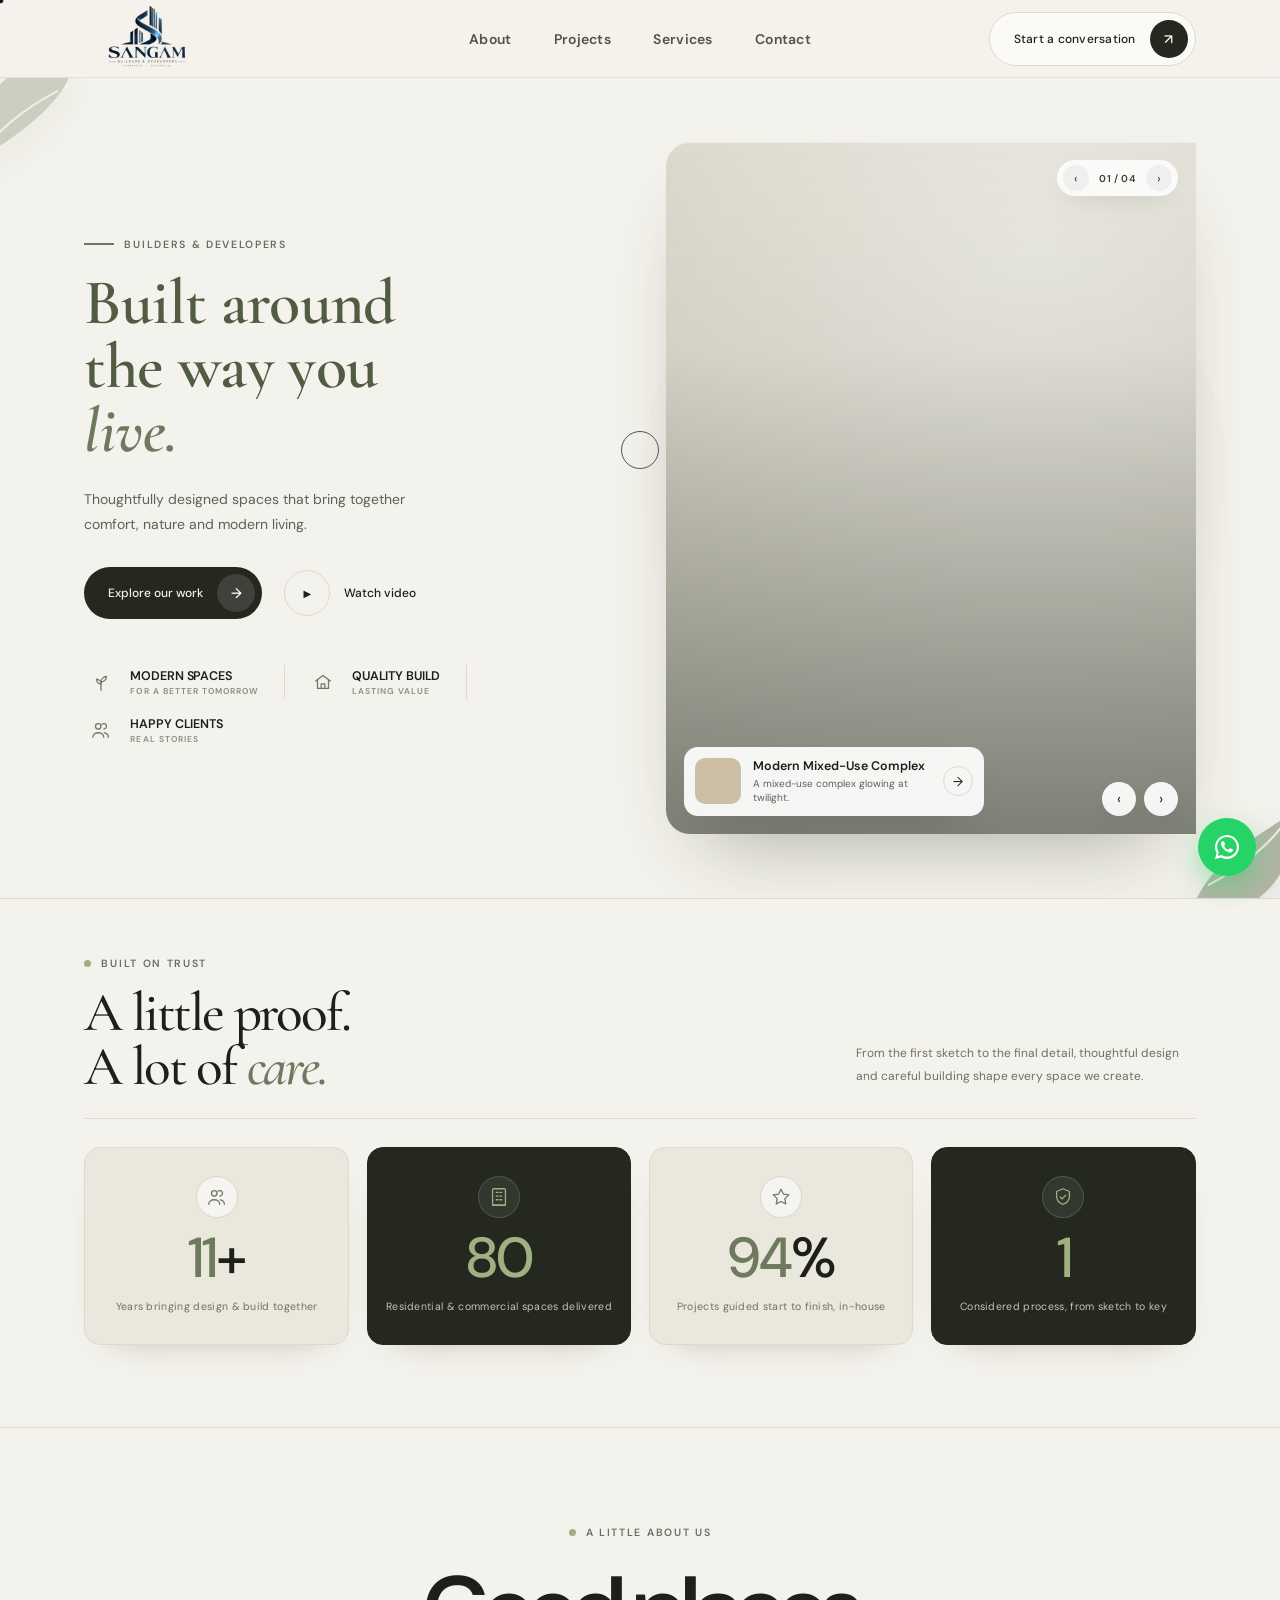
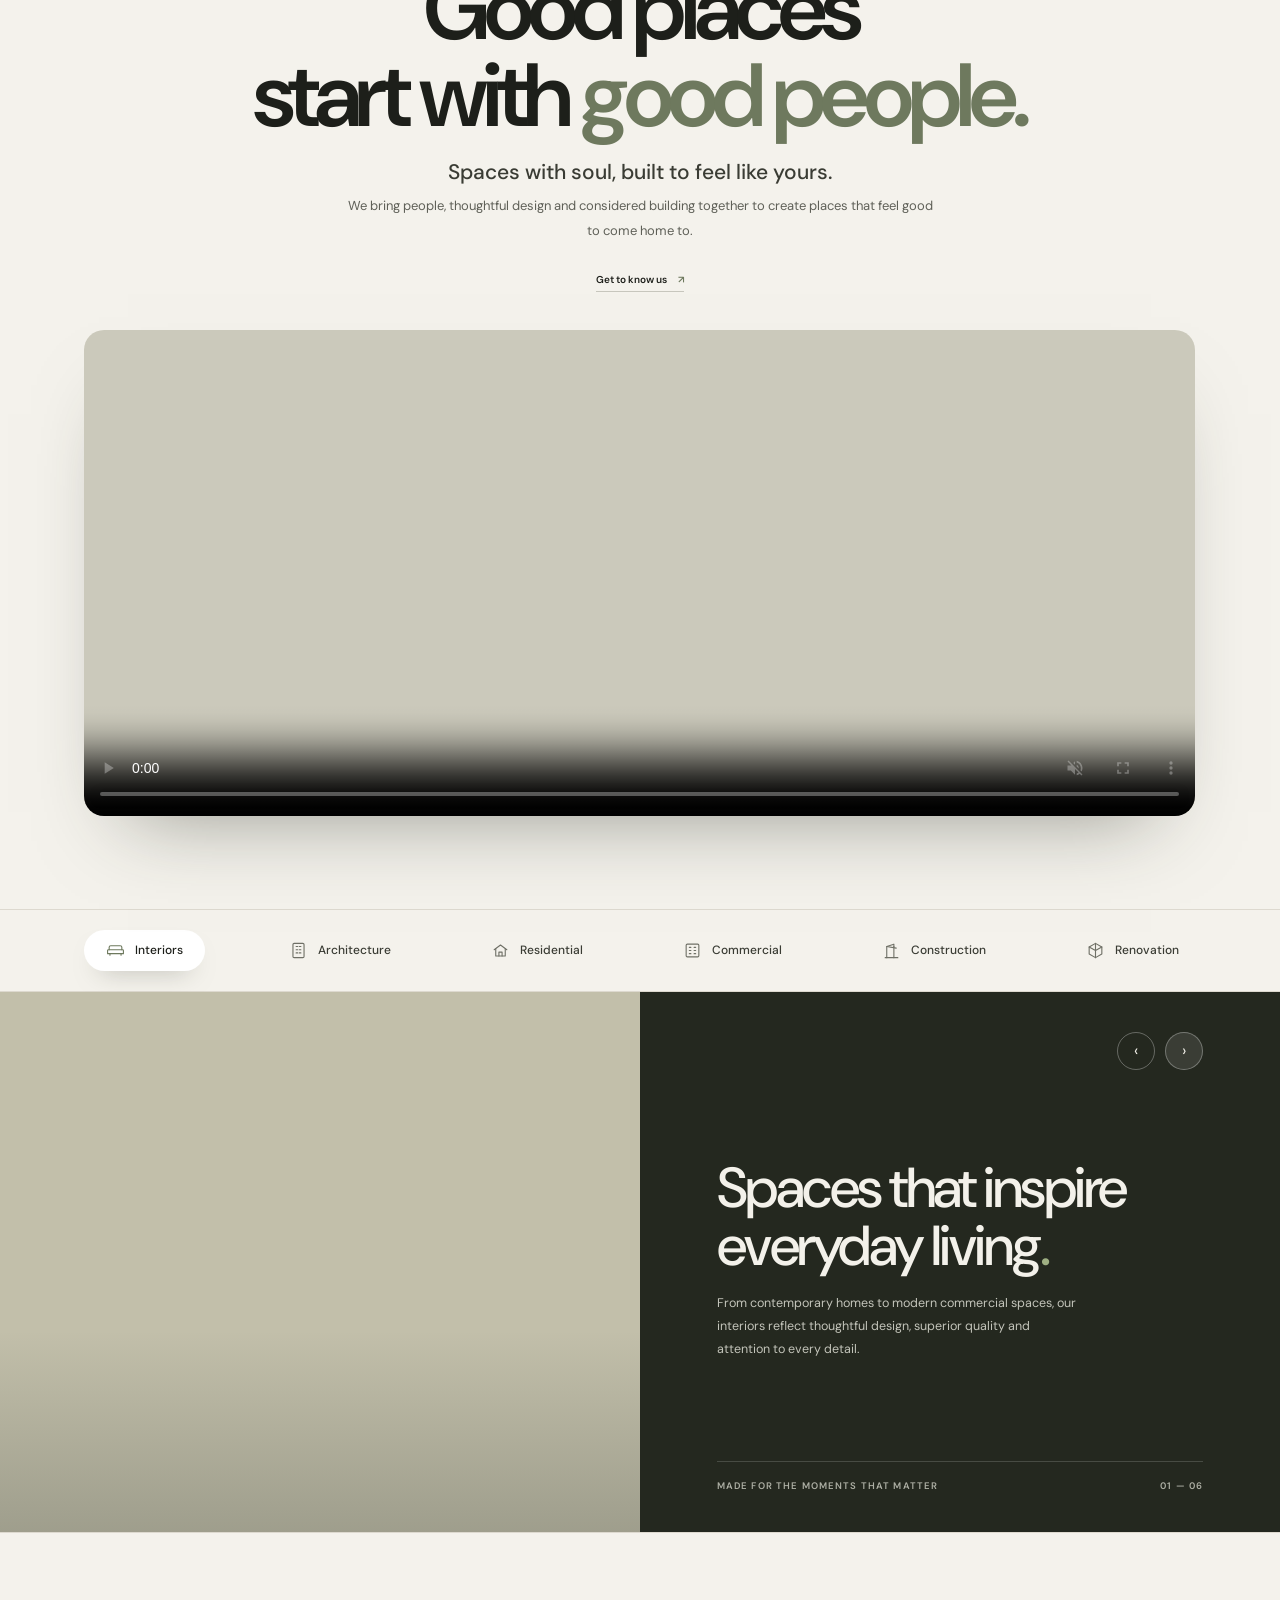
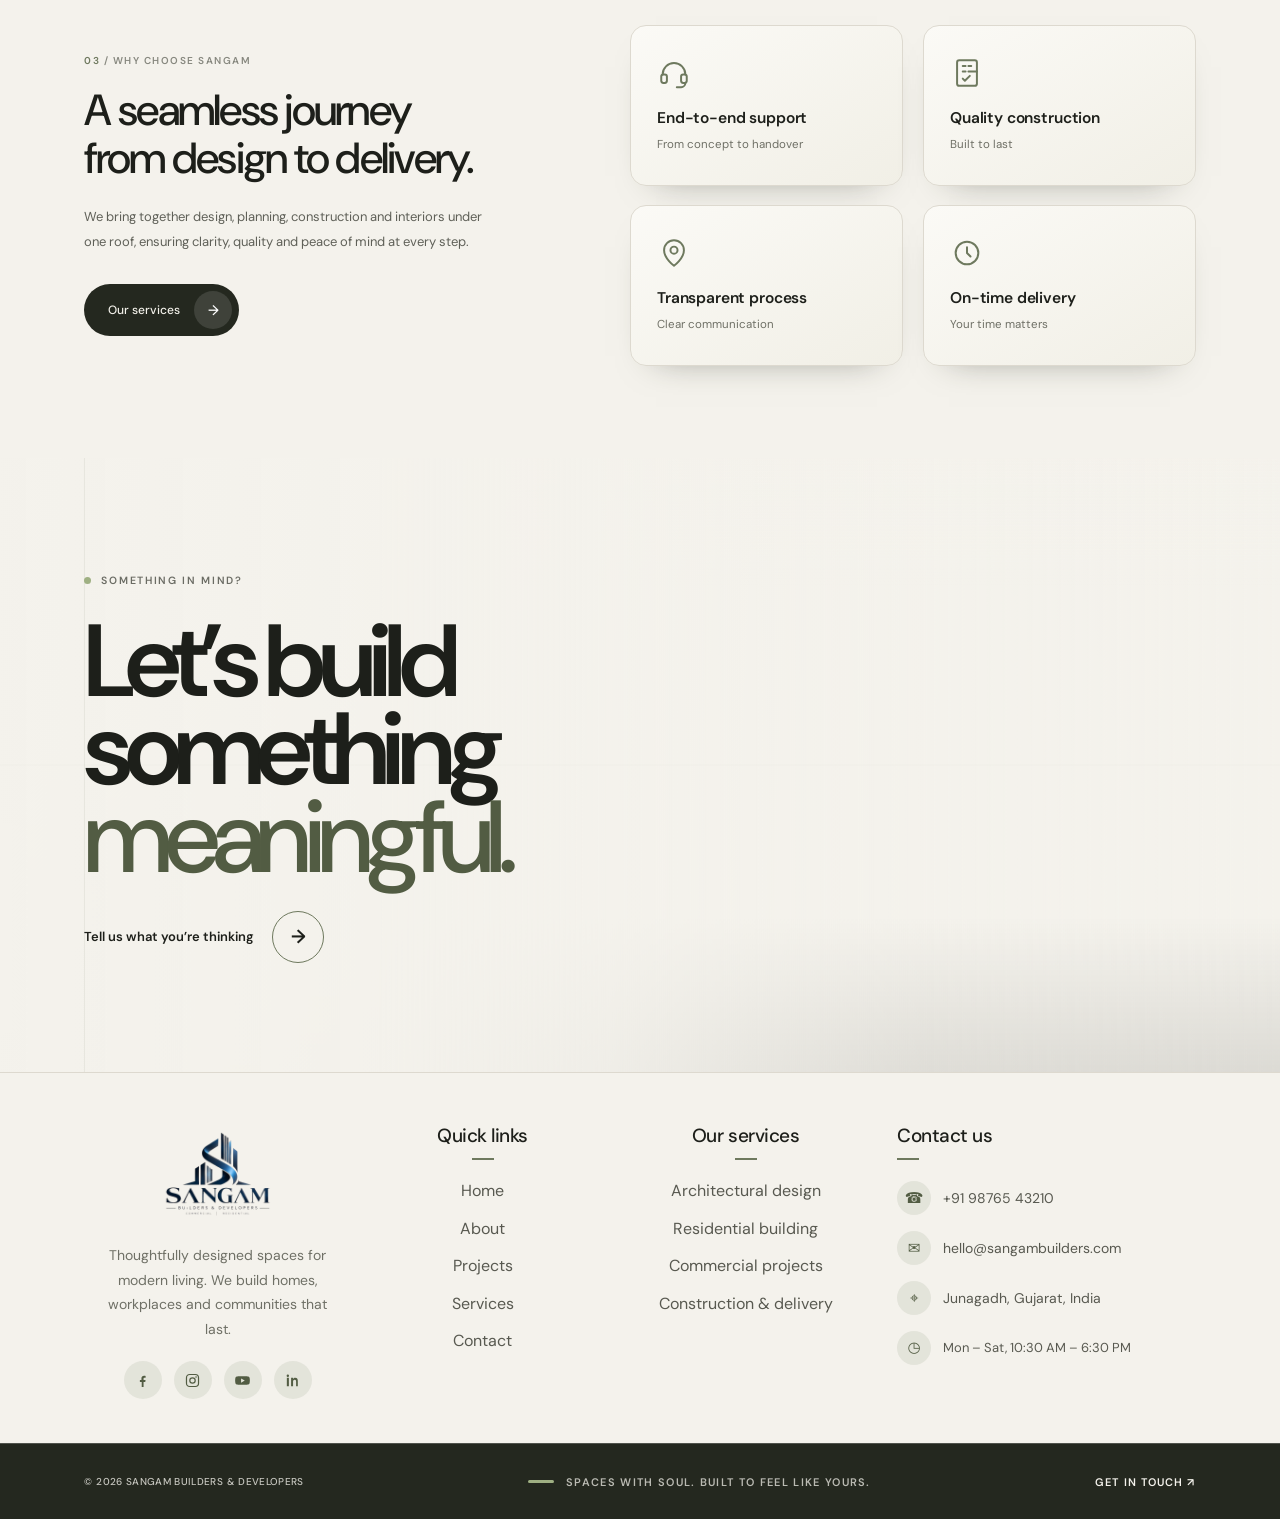
<file: public/index.html>
<!DOCTYPE html>
<html lang="en">
  <head>
    <meta charset="UTF-8" />
    <meta name="viewport" content="width=device-width, initial-scale=1.0" />
    <meta name="theme-color" content="#f4f2ec" />
    <meta
      name="description"
      content="Sangam Builders & Developers — thoughtful architecture, inspired spaces and considered construction, brought together in one 3D experience."
    />
    <title>Sangam Builders & Developers — Spaces for living</title>
    <link rel="preconnect" href="https://fonts.googleapis.com" />
    <link rel="preconnect" href="https://fonts.gstatic.com" crossorigin />
    <link
      href="https://fonts.googleapis.com/css2?family=Cormorant+Garamond:ital,wght@0,400;0,500;0,600;1,500&family=DM+Sans:wght@400;500;600;700&display=swap"
      rel="stylesheet"
    />
    <link rel="stylesheet" href="./styles.css" />

    <script src="./script.js" defer></script>
  </head>
  <body>
    <a class="skip-link" href="#main">Skip to content</a>
    <div class="scroll-progress" aria-hidden="true"></div>

    <header class="header">
      <a class="brand" href="./index.html" aria-label="Sangam Builders & Developers home">
        <img class="brand__logo" src="./img/Sangam_Builders_Luxury_Wall_Sign-removebg-preview.png" alt="Sangam Builders & Developers" />
      </a>
      <button class="menu-toggle" type="button" aria-expanded="false" aria-controls="primary-nav" aria-label="Open navigation">
        <span></span><span></span>
      </button>
      <nav class="nav" id="primary-nav" aria-label="Main navigation">
        <a href="./about.html">About</a>
        <a href="./projects.html">Projects</a>
        <a href="./services.html">Services</a>
        <a href="./contact.html">Contact</a>
      </nav>
      <a class="header__cta pill-btn pill-btn--light" href="./contact.html" data-magnetic="0.25">
        <span>Start a conversation</span>
        <span class="pill-btn__ico" aria-hidden="true">↗</span>
      </a>
    </header>

    <main id="main">
      <!-- ============== HERO : editorial residence ============== -->
      <section class="hero" id="home" aria-labelledby="hero-title">
        <span class="hero__orb" aria-hidden="true"></span>
        <span class="hero__leaf hero__leaf--tl" aria-hidden="true">
          <svg viewBox="0 0 120 120" fill="currentColor"><path d="M12 108C8 72 24 36 60 18c18-9 40-11 48-6-2 10-10 28-24 42C66 74 38 92 12 108Z" opacity=".9"/><path d="M14 106C34 78 58 58 92 40" stroke="#e9e6db" stroke-width="2" fill="none"/></svg>
        </span>
        <span class="hero__leaf hero__leaf--br" aria-hidden="true">
          <svg viewBox="0 0 120 120" fill="currentColor"><path d="M108 12C112 48 96 84 60 102c-18 9-40 11-48 6 2-10 10-28 24-42C54 46 82 28 108 12Z" opacity=".9"/><path d="M106 14C86 42 62 62 28 80" stroke="#e9e6db" stroke-width="2" fill="none"/></svg>
        </span>

        <div class="hero__copy">
          <span class="eyebrow eyebrow--line"><span class="eyebrow__line"></span> Builders &amp; developers</span>
          <h1 id="hero-title">
            <span class="reveal-line"><span class="reveal-word" style="--d:120ms">Built</span> <span class="reveal-word" style="--d:200ms">around</span></span>
            <span class="reveal-line"><span class="reveal-word" style="--d:300ms">the</span> <span class="reveal-word" style="--d:380ms">way</span> <span class="reveal-word" style="--d:460ms">you</span></span>
            <span class="reveal-line"><em class="reveal-word" style="--d:560ms">live.</em></span>
          </h1>
          <p class="hero__lede">Thoughtfully designed spaces that bring together<br />comfort, nature and modern living.</p>
          <div class="hero__actions">
            <a class="pill-btn pill-btn--dark" href="./projects.html" data-magnetic="0.2">
              <span>Explore our work</span>
              <span class="pill-btn__ico" aria-hidden="true">→</span>
            </a>
            <a class="watch-link" href="#story">
              <span class="watch-link__play" aria-hidden="true">▶</span>
              <span class="watch-link__text">Watch video</span>
            </a>
          </div>

          <ul class="hero__trust" aria-label="Why clients choose Sangam">
            <li class="trust-feature">
              <span class="trust-feature__icon" aria-hidden="true">
                <svg viewBox="0 0 24 24" fill="none" stroke="currentColor" stroke-width="1.4" stroke-linecap="round" stroke-linejoin="round"><path d="M12 21v-9"/><path d="M12 12c0-3.3 2.7-6 6-6 0 3.3-2.7 6-6 6Z"/><path d="M12 14c0-2.8-2.2-5-5-5 0 2.8 2.2 5 5 5Z"/></svg>
              </span>
              <span class="trust-feature__text">
                <strong>Modern Spaces</strong>
                For a better tomorrow
              </span>
            </li>
            <li class="trust-feature">
              <span class="trust-feature__icon" aria-hidden="true">
                <svg viewBox="0 0 24 24" fill="none" stroke="currentColor" stroke-width="1.4" stroke-linecap="round" stroke-linejoin="round"><path d="M4 11l8-6 8 6"/><path d="M6 10v9h12v-9"/><path d="M10 19v-5h4v5"/></svg>
              </span>
              <span class="trust-feature__text">
                <strong>Quality Build</strong>
                Lasting value
              </span>
            </li>
            <li class="trust-feature">
              <span class="trust-feature__icon" aria-hidden="true">
                <svg viewBox="0 0 24 24" fill="none" stroke="currentColor" stroke-width="1.4" stroke-linecap="round" stroke-linejoin="round"><circle cx="9" cy="8" r="3"/><path d="M15 11a3 3 0 1 0-1.8-5.4"/><path d="M3 20c0-3 2.7-5 6-5s6 2 6 5"/><path d="M15.5 15.2c2.5.4 4.5 2.3 4.5 4.8"/></svg>
              </span>
              <span class="trust-feature__text">
                <strong>Happy Clients</strong>
                Real stories
              </span>
            </li>
          </ul>
        </div>

        <div class="hero-stage hero-stage--static" id="hero-stage" aria-roledescription="carousel" aria-label="Featured spaces by Sangam">
          <div class="stage-slides" aria-live="polite">
            <div class="stage-slide is-active" role="group" aria-roledescription="slide" aria-label="Modern Mixed-Use Complex at Twilight"
              data-title="Modern Mixed-Use Complex" data-sub="A mixed-use complex glowing at twilight."
              style="background-image:url('https://images.unsplash.com/photo-1600607687939-ce8a6c25118c?auto=format&amp;fit=crop&amp;w=1600&amp;q=80')"></div>
            <div class="stage-slide" role="group" aria-roledescription="slide" aria-label="Courtyard Villa"
              data-title="Courtyard Villa" data-sub="Open, light-filled spaces for family life."
              style="background-image:url('https://images.unsplash.com/photo-1600585154340-be6161a56a0c?auto=format&amp;fit=crop&amp;w=1600&amp;q=80')"></div>
            <div class="stage-slide" role="group" aria-roledescription="slide" aria-label="Garden Residence"
              data-title="Garden Residence" data-sub="Where architecture meets greenery."
              style="background-image:url('https://images.unsplash.com/photo-1512917774080-9991f1c4c750?auto=format&amp;fit=crop&amp;w=1600&amp;q=80')"></div>
            <div class="stage-slide" role="group" aria-roledescription="slide" aria-label="Urban Retreat"
              data-title="Urban Retreat" data-sub="Calm, considered interiors in the city."
              style="background-image:url('https://images.unsplash.com/photo-1600047509807-ba8f99d2cdde?auto=format&amp;fit=crop&amp;w=1600&amp;q=80')"></div>
          </div>
          <div class="stage-shade" aria-hidden="true"></div>

          <div class="stage-overlay">
            <div class="stage-badge">
              <button type="button" class="stage-badge__btn" data-dir="prev" aria-label="Previous slide">‹</button>
              <span class="stage-badge__count" id="stage-count">01 / 04</span>
              <button type="button" class="stage-badge__btn" data-dir="next" aria-label="Next slide">›</button>
            </div>

            <div class="stage-card">
              <span class="stage-card__thumb" id="stage-thumb"></span>
              <span class="stage-card__text">
                <strong id="stage-title">Modern Mixed-Use Complex</strong>
                <span id="stage-sub">A mixed-use complex glowing at twilight.</span>
              </span>
              <button type="button" class="stage-card__arrow" data-dir="next" aria-label="Next slide">→</button>
            </div>

            <div class="stage-nav">
              <button type="button" class="stage-nav__btn" data-dir="prev" aria-label="Previous slide">‹</button>
              <button type="button" class="stage-nav__btn" data-dir="next" aria-label="Next slide">›</button>
            </div>
          </div>
        </div>
      </section>

      <!-- ============== STATS : animated counters ============== -->
      <section class="stats" aria-label="Sangam at a glance">
        <header class="stats__intro">
          <div class="stats__heading">
            <span class="eyebrow"><span class="live-dot"></span> Built on trust</span>
            <h2>A little proof.<br />A lot of <em>care.</em></h2>
          </div>
          <p>From the first sketch to the final detail, thoughtful design and careful building shape every space we create.</p>
        </header>
        <div class="stat reveal">
          <span class="stat__icon" aria-hidden="true">
            <svg viewBox="0 0 24 24" fill="none" stroke="currentColor" stroke-width="1.4" stroke-linecap="round" stroke-linejoin="round"><circle cx="9" cy="8" r="3"/><path d="M15 11a3 3 0 1 0-1.8-5.4"/><path d="M3 20c0-3 2.7-5 6-5s6 2 6 5"/><path d="M15.5 15.2c2.5.4 4.5 2.3 4.5 4.8"/></svg>
          </span>
          <div class="stat__num"><span data-count="12" data-decimals="0">0</span>+</div>
          <div class="stat__label">Years bringing design &amp; build together</div>
        </div>
        <div class="stat reveal" style="--delay:90ms">
          <span class="stat__icon" aria-hidden="true">
            <svg viewBox="0 0 24 24" fill="none" stroke="currentColor" stroke-width="1.4" stroke-linecap="round" stroke-linejoin="round"><rect x="5" y="3" width="14" height="18" rx="1.5"/><path d="M9 7h2M13 7h2M9 11h2M13 11h2M9 15h2M13 15h2"/><path d="M5 21h14"/></svg>
          </span>
          <div class="stat__num"><span data-count="85" data-decimals="0">0</span></div>
          <div class="stat__label">Residential &amp; commercial spaces delivered</div>
        </div>
        <div class="stat reveal" style="--delay:180ms">
          <span class="stat__icon" aria-hidden="true">
            <svg viewBox="0 0 24 24" fill="none" stroke="currentColor" stroke-width="1.4" stroke-linecap="round" stroke-linejoin="round"><path d="M12 3.5l2.6 5.3 5.9.9-4.3 4.1 1 5.8-5.2-2.7-5.2 2.7 1-5.8L3.5 9.7l5.9-.9z"/></svg>
          </span>
          <div class="stat__num"><span data-count="100" data-decimals="0">0</span>%</div>
          <div class="stat__label">Projects guided start to finish, in-house</div>
        </div>
        <div class="stat reveal" style="--delay:270ms">
          <span class="stat__icon" aria-hidden="true">
            <svg viewBox="0 0 24 24" fill="none" stroke="currentColor" stroke-width="1.4" stroke-linecap="round" stroke-linejoin="round"><path d="M12 3l7 3v5c0 4.4-3 7.7-7 9-4-1.3-7-4.6-7-9V6z"/><path d="M9 12l2 2 4-4"/></svg>
          </span>
          <div class="stat__num"><span data-count="1" data-decimals="0">0</span></div>
          <div class="stat__label">Considered process, from sketch to key</div>
        </div>
      </section>

      <!-- ============== OUR STORY ============== -->
      <section class="story" id="story">
        <div class="story__text">
          <span class="eyebrow reveal"><span class="live-dot"></span> A little about us</span>
          <h2 class="reveal" style="--delay:80ms">Good places<br />start with <span>good people.</span></h2>
          <p class="story__subtitle reveal" style="--delay:140ms">Spaces with soul, built to feel like yours.</p>
          <p class="story__description reveal" style="--delay:200ms">We bring people, thoughtful design and considered building together to create places that feel good to come home to.</p>
          <a class="text-link reveal" style="--delay:260ms" href="./about.html">Get to know us <span aria-hidden="true">↗</span></a>
        </div>
        <video class="story__media story__video reveal-scale" data-tilt="3" controls muted loop playsinline preload="metadata" poster="https://images.unsplash.com/photo-1600566753086-00f18fb6b3ea?auto=format&amp;fit=crop&amp;w=1800&amp;q=85" aria-label="A look at considered modern living spaces">
          <source src="./img/kling_20261009_VIDEO_Take_the_r_5317_0.mp4" type="video/mp4" />
          Your browser does not support the video element.
        </video>
      </section>

      <!-- ============== CATEGORY TABS ============== -->
      <div class="cats" role="tablist" aria-label="What we do">
        <button type="button" class="cat cat--active" role="tab" aria-selected="true" aria-controls="projects"
          data-cat="interiors"
          data-img="https://images.unsplash.com/photo-1600566753086-00f18fb6b3ea?auto=format&amp;fit=crop&amp;w=1500&amp;q=85"
          data-title="Spaces that inspire everyday living"
          data-desc="From contemporary homes to modern commercial spaces, our interiors reflect thoughtful design, superior quality and attention to every detail."
          data-alt="Sunlit contemporary interior with open kitchen and living space">
          <svg viewBox="0 0 24 24" fill="none" stroke="currentColor" stroke-width="1.4" stroke-linecap="round" stroke-linejoin="round"><path d="M4 11V8a2 2 0 0 1 2-2h12a2 2 0 0 1 2 2v3"/><path d="M3 11h18a1 1 0 0 1 1 1v4H2v-4a1 1 0 0 1 1-1z"/><path d="M5 16v2M19 16v2"/></svg>
          Interiors
        </button>
        <button type="button" class="cat" role="tab" aria-selected="false" aria-controls="projects"
          data-cat="architecture"
          data-img="https://images.unsplash.com/photo-1487958449943-2429e8be8625?auto=format&amp;fit=crop&amp;w=1500&amp;q=85"
          data-title="Architecture with a sense of place"
          data-desc="Considered forms, honest materials and light-filled volumes, designed around how people really live and work."
          data-alt="Modern architectural facade with clean lines">
          <svg viewBox="0 0 24 24" fill="none" stroke="currentColor" stroke-width="1.4" stroke-linecap="round" stroke-linejoin="round"><rect x="5" y="3" width="14" height="18" rx="1.5"/><path d="M9 7h2M13 7h2M9 11h2M13 11h2M9 15h2M13 15h2"/></svg>
          Architecture
        </button>
        <button type="button" class="cat" role="tab" aria-selected="false" aria-controls="projects"
          data-cat="residential"
          data-img="https://images.unsplash.com/photo-1600585154340-be6161a56a0c?auto=format&amp;fit=crop&amp;w=1500&amp;q=85"
          data-title="Homes made to feel like yours"
          data-desc="Warm, functional family homes, planned around comfort, natural light and everyday ease of living."
          data-alt="Modern residential house exterior at dusk">
          <svg viewBox="0 0 24 24" fill="none" stroke="currentColor" stroke-width="1.4" stroke-linecap="round" stroke-linejoin="round"><path d="M4 11l8-6 8 6"/><path d="M6 10v9h12v-9"/><path d="M10 19v-5h4v5"/></svg>
          Residential
        </button>
        <button type="button" class="cat" role="tab" aria-selected="false" aria-controls="projects"
          data-cat="commercial"
          data-img="./img/alpha-one-day.jpg"
          data-title="Commercial spaces that perform"
          data-desc="High-visibility retail and office developments like Alpha One Business Centre, built for footfall, flexibility and lasting value."
          data-alt="Alpha One Business Centre commercial development">
          <svg viewBox="0 0 24 24" fill="none" stroke="currentColor" stroke-width="1.4" stroke-linecap="round" stroke-linejoin="round"><rect x="4" y="4" width="16" height="16" rx="1.5"/><path d="M8 8h2M14 8h2M8 12h2M14 12h2M8 16h2M14 16h2"/></svg>
          Commercial
        </button>
        <button type="button" class="cat" role="tab" aria-selected="false" aria-controls="projects"
          data-cat="construction"
          data-img="https://images.unsplash.com/photo-1504307651254-35680f356dfd?auto=format&amp;fit=crop&amp;w=1500&amp;q=85"
          data-title="Built with precision and care"
          data-desc="Earthquake-resistant RCC structures and quality execution, delivered on time with clear communication at every stage."
          data-alt="Building under construction with structural frame">
          <svg viewBox="0 0 24 24" fill="none" stroke="currentColor" stroke-width="1.4" stroke-linecap="round" stroke-linejoin="round"><path d="M4 21h16"/><path d="M6 21V7l9-3v3"/><path d="M6 7l12 2"/><path d="M15 7v14"/></svg>
          Construction
        </button>
        <button type="button" class="cat" role="tab" aria-selected="false" aria-controls="projects"
          data-cat="renovation"
          data-img="https://images.unsplash.com/photo-1618220179428-22790b461013?auto=format&amp;fit=crop&amp;w=1500&amp;q=85"
          data-title="Renewed for the way you live now"
          data-desc="Thoughtful remodels that refresh tired spaces, improve flow and bring new life to existing buildings."
          data-alt="Freshly renovated contemporary interior">
          <svg viewBox="0 0 24 24" fill="none" stroke="currentColor" stroke-width="1.4" stroke-linecap="round" stroke-linejoin="round"><path d="M12 3l8 4.5v9L12 21l-8-4.5v-9z"/><path d="M12 3v18M4 7.5l8 4.5 8-4.5"/></svg>
          Renovation
        </button>
      </div>

      <!-- ============== PROJECTS : parallax dark showcase ============== -->
      <section class="project" id="projects" aria-labelledby="project-heading">
        <div class="project__media">
          <div class="project__image" id="project-image" data-parallax="0.1" role="img" aria-label="Sunlit contemporary interior with open kitchen and living space"></div>
        </div>
        <div class="project__body">
          <div class="project__top">
            <div class="section-index section-index--light reveal"><span>02</span> / OUR PROJECTS</div>
            <div class="project__nav">
              <button type="button" class="project__nav-btn" id="project-prev" aria-label="Previous category">‹</button>
              <button type="button" class="project__nav-btn" id="project-next" aria-label="Next category">›</button>
            </div>
          </div>
          <div class="project__copy reveal" style="--delay:100ms">
            <h2 id="project-heading">Spaces that inspire everyday living<span class="period">.</span></h2>
            <p class="project__description" id="project-description">From contemporary homes to modern commercial spaces, our interiors reflect thoughtful design, superior quality and attention to every detail.</p>
          </div>
          <div class="project__foot"><span>MADE FOR THE MOMENTS THAT MATTER</span><span id="project-counter">01 — 06</span></div>
        </div>
      </section>

      <!-- ============== WHY CHOOSE SANGAM ============== -->
      <section class="why" id="why">
        <div class="why__intro">
          <div class="section-index reveal"><span>03</span> / WHY CHOOSE SANGAM</div>
          <h2 class="reveal">A seamless journey<br />from design to delivery.</h2>
          <p class="reveal" style="--delay:80ms">We bring together design, planning, construction and interiors under one roof, ensuring clarity, quality and peace of mind at every step.</p>
          <a class="pill-btn pill-btn--dark reveal" style="--delay:150ms" href="./services.html" data-magnetic="0.2">
            <span>Our services</span>
            <span class="pill-btn__ico" aria-hidden="true">→</span>
          </a>
        </div>
        <div class="why__grid">
          <article class="why-card reveal" data-tilt="8" style="--delay:60ms">
            <span class="why-card__icon" aria-hidden="true">
              <svg viewBox="0 0 24 24" fill="none" stroke="currentColor" stroke-width="1.4" stroke-linecap="round" stroke-linejoin="round"><path d="M4 13a8 8 0 0 1 16 0"/><rect x="3" y="13" width="4" height="6" rx="1.5"/><rect x="17" y="13" width="4" height="6" rx="1.5"/><path d="M20 19a3 3 0 0 1-3 3h-3"/></svg>
            </span>
            <h3>End-to-end support</h3>
            <p>From concept to handover</p>
          </article>
          <article class="why-card reveal" data-tilt="8" style="--delay:120ms">
            <span class="why-card__icon" aria-hidden="true">
              <svg viewBox="0 0 24 24" fill="none" stroke="currentColor" stroke-width="1.4" stroke-linecap="round" stroke-linejoin="round"><rect x="5" y="3" width="14" height="18" rx="1.5"/><path d="M9 7h2M13 7h2M9 11h2M13 11h6"/><path d="M9 16l1.5 1.5L14 14"/></svg>
            </span>
            <h3>Quality construction</h3>
            <p>Built to last</p>
          </article>
          <article class="why-card reveal" data-tilt="8" style="--delay:180ms">
            <span class="why-card__icon" aria-hidden="true">
              <svg viewBox="0 0 24 24" fill="none" stroke="currentColor" stroke-width="1.4" stroke-linecap="round" stroke-linejoin="round"><path d="M12 21s7-5.2 7-11a7 7 0 0 0-14 0c0 5.8 7 11 7 11z"/><circle cx="12" cy="10" r="2.5"/></svg>
            </span>
            <h3>Transparent process</h3>
            <p>Clear communication</p>
          </article>
          <article class="why-card reveal" data-tilt="8" style="--delay:240ms">
            <span class="why-card__icon" aria-hidden="true">
              <svg viewBox="0 0 24 24" fill="none" stroke="currentColor" stroke-width="1.4" stroke-linecap="round" stroke-linejoin="round"><circle cx="12" cy="12" r="8"/><path d="M12 8v4l2.5 2.5"/></svg>
            </span>
            <h3>On-time delivery</h3>
            <p>Your time matters</p>
          </article>
        </div>
      </section>

      <!-- ============== CONTACT + FOOTER ============== -->
      <section class="contact" id="contact">
        <div class="contact__main reveal">
          <span class="eyebrow"><span class="live-dot"></span> Something in mind?</span>
          <h2>Let’s build<br />something<br /><em>meaningful.</em></h2>
          <a class="contact__link" href="mailto:hello@sangambuilders.com?subject=Let%27s%20talk%20about%20a%20project" data-magnetic="0.2">
            <span>Tell us what you’re thinking</span><span class="arrow-icon" aria-hidden="true">→</span>
          </a>
        </div>
      </section>
    </main>
    <footer class="site-footer site-footer--redesign">
      <div class="site-footer__main">
        <div class="site-footer__brand-column">
          <a class="footer__brand" href="./index.html" aria-label="Sangam Builders & Developers home">
            <img class="footer__logo" src="./img/Sangam_Builders_Luxury_Wall_Sign-removebg-preview.png" alt="" />
          </a>
          <p>Thoughtfully designed spaces for modern living. We build homes, workplaces and communities that last.</p>
          <ul class="site-footer__social" aria-label="Social media">
            <li>
              <a href="#" aria-label="Facebook">
                <svg viewBox="0 0 24 24" width="17" height="17" fill="currentColor" aria-hidden="true"><path d="M13.5 21v-7h2.4l.4-2.8h-2.8V9.4c0-.8.2-1.4 1.4-1.4h1.5V5.5c-.3 0-1.2-.1-2.2-.1-2.2 0-3.7 1.3-3.7 3.8v2H8.3V14h2.6v7h2.6z"/></svg>
              </a>
            </li>
            <li>
              <a href="#" aria-label="Instagram">
                <svg viewBox="0 0 24 24" width="17" height="17" fill="none" stroke="currentColor" stroke-width="1.7" aria-hidden="true"><rect x="3.5" y="3.5" width="17" height="17" rx="4.5"/><circle cx="12" cy="12" r="3.8"/><circle cx="17" cy="7" r="1.1" fill="currentColor" stroke="none"/></svg>
              </a>
            </li>
            <li>
              <a href="#" aria-label="YouTube">
                <svg viewBox="0 0 24 24" width="17" height="17" fill="currentColor" aria-hidden="true"><path d="M22 8.2a2.6 2.6 0 0 0-1.8-1.8C18.6 6 12 6 12 6s-6.6 0-8.2.4A2.6 2.6 0 0 0 2 8.2 27 27 0 0 0 1.6 12 27 27 0 0 0 2 15.8a2.6 2.6 0 0 0 1.8 1.8C5.4 18 12 18 12 18s6.6 0 8.2-.4a2.6 2.6 0 0 0 1.8-1.8A27 27 0 0 0 22.4 12 27 27 0 0 0 22 8.2zM10 15V9l5.2 3L10 15z"/></svg>
              </a>
            </li>
            <li>
              <a href="#" aria-label="LinkedIn">
                <svg viewBox="0 0 24 24" width="17" height="17" fill="currentColor" aria-hidden="true"><path d="M6.9 8.2H4V20h2.9V8.2zM5.4 3.5a1.7 1.7 0 1 0 0 3.4 1.7 1.7 0 0 0 0-3.4zM20 20h-2.9v-5.9c0-1.4 0-3.2-2-3.2s-2.3 1.5-2.3 3.1V20H10V8.2h2.8v1.6h.1c.4-.7 1.3-1.6 2.9-1.6 3.1 0 3.7 2 3.7 4.7V20z"/></svg>
              </a>
            </li>
          </ul>
        </div>
        <nav class="site-footer__column" aria-label="Quick links">
          <h2>Quick links</h2>
          <a href="./index.html">Home <span aria-hidden="true">↗</span></a>
          <a href="./about.html">About <span aria-hidden="true">↗</span></a>
          <a href="./projects.html">Projects <span aria-hidden="true">↗</span></a>
          <a href="./services.html">Services <span aria-hidden="true">↗</span></a>
          <a href="./contact.html">Contact <span aria-hidden="true">↗</span></a>
        </nav>
        <nav class="site-footer__column" aria-label="Our services">
          <h2>Our services</h2>
          <a href="./services.html">Architectural design <span aria-hidden="true">↗</span></a>
          <a href="./services.html">Residential building <span aria-hidden="true">↗</span></a>
          <a href="./services.html">Commercial projects <span aria-hidden="true">↗</span></a>
          <a href="./services.html">Construction &amp; delivery <span aria-hidden="true">↗</span></a>
        </nav>
        <div class="site-footer__column site-footer__contact">
          <h2>Contact us</h2>
          <a href="tel:+919876543210"><span class="site-footer__contact-icon" aria-hidden="true">☎</span><span>+91 98765 43210</span></a>
          <a href="mailto:hello@sangambuilders.com"><span class="site-footer__contact-icon" aria-hidden="true">✉</span><span>hello@sangambuilders.com</span></a>
          <a href="https://maps.google.com/?q=Zanzarda+Road%2C+Near+Bypass+Chokdi%2C+Junagadh" target="_blank" rel="noopener noreferrer"><span class="site-footer__contact-icon" aria-hidden="true">⌖</span><span>Junagadh, Gujarat, India</span></a>
          <span class="site-footer__hours"><span class="site-footer__contact-icon" aria-hidden="true">◷</span><span>Mon – Sat, 10:30 AM – 6:30 PM</span></span>
        </div>
      </div>
      <div class="site-footer__bottom">
        <span class="footer__copyright">© <span id="current-year">2026</span> Sangam Builders &amp; Developers</span>
        <span class="site-footer__bottom-tagline"><span aria-hidden="true"></span> Spaces with soul. Built to feel like yours.</span>
        <a href="mailto:hello@sangambuilders.com">Get in touch ↗</a>
      </div>
    </footer>
    <a class="whatsapp-float" href="https://wa.me/919876543210?text=Hi%20Sangam%20Builders%2C%20I%27d%20like%20to%20discuss%20a%20project." target="_blank" rel="noopener noreferrer" aria-label="Chat with us on WhatsApp">
      <span class="whatsapp-float__label">Chat with us</span>
      <svg viewBox="0 0 32 32" width="30" height="30" fill="currentColor" aria-hidden="true"><path d="M16.001 3.2C9.065 3.2 3.2 9.065 3.2 16c0 2.262.602 4.47 1.744 6.414L3.2 28.8l6.54-1.714A12.74 12.74 0 0 0 16 28.8C22.935 28.8 28.8 22.935 28.8 16S22.935 3.2 16.001 3.2zm0 23.04a10.6 10.6 0 0 1-5.4-1.477l-.387-.23-4.012 1.052 1.07-3.91-.252-.401A10.56 10.56 0 0 1 5.44 16c0-5.83 4.73-10.56 10.56-10.56 2.82 0 5.47 1.098 7.465 3.093A10.49 10.49 0 0 1 26.56 16c0 5.83-4.73 10.24-10.56 10.24zm5.797-7.9c-.317-.159-1.877-.926-2.168-1.032-.29-.106-.502-.159-.714.16-.211.317-.82 1.03-1.005 1.242-.185.212-.37.238-.687.08-.317-.16-1.34-.494-2.552-1.575-.943-.841-1.58-1.88-1.765-2.197-.185-.317-.02-.489.14-.647.144-.143.317-.37.476-.555.159-.185.211-.317.317-.529.106-.212.053-.397-.026-.556-.08-.159-.714-1.72-.978-2.356-.257-.618-.519-.534-.714-.544l-.608-.011c-.212 0-.555.08-.846.397-.29.317-1.11 1.085-1.11 2.646 0 1.561 1.136 3.069 1.295 3.281.159.212 2.236 3.414 5.417 4.787.757.327 1.348.522 1.808.668.76.242 1.451.208 1.998.126.61-.091 1.877-.767 2.142-1.508.264-.741.264-1.376.185-1.508-.079-.132-.29-.212-.608-.37z"/></svg>
    </a>
  </body>
</html>
</file>
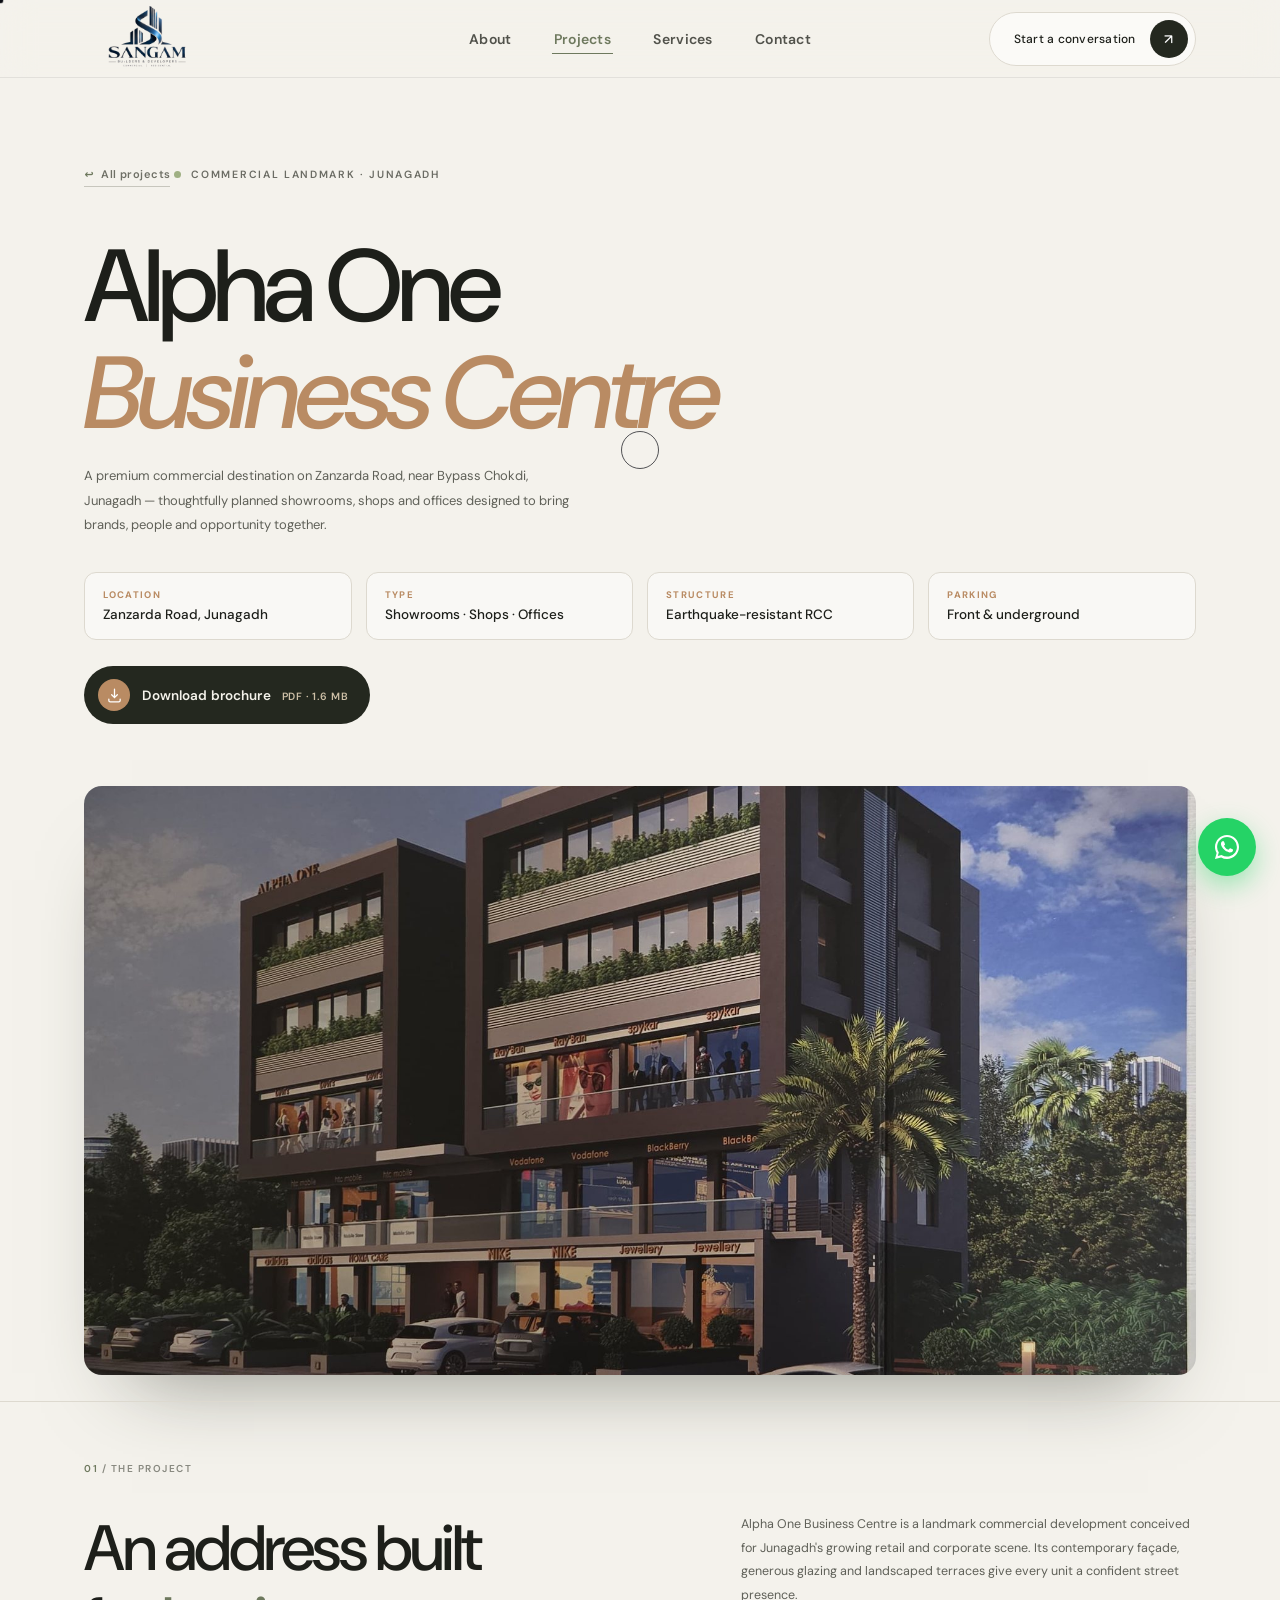
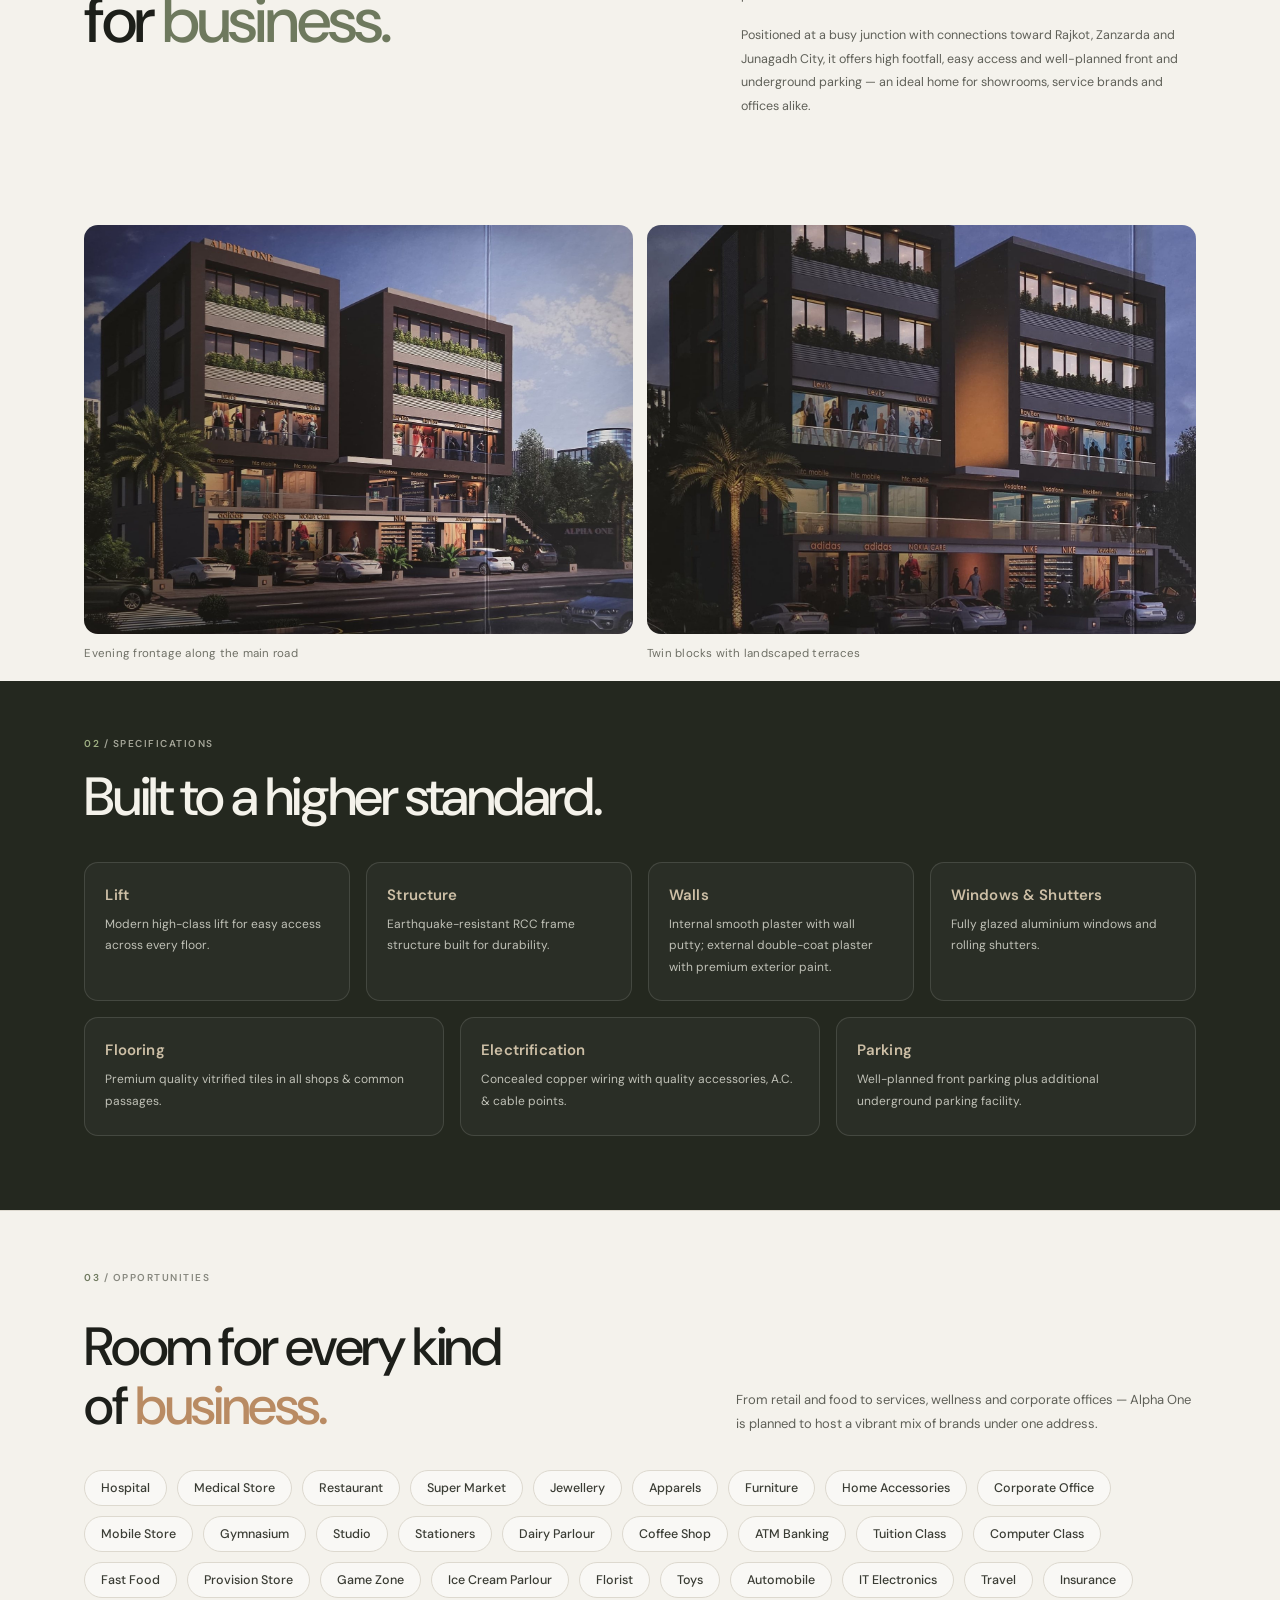
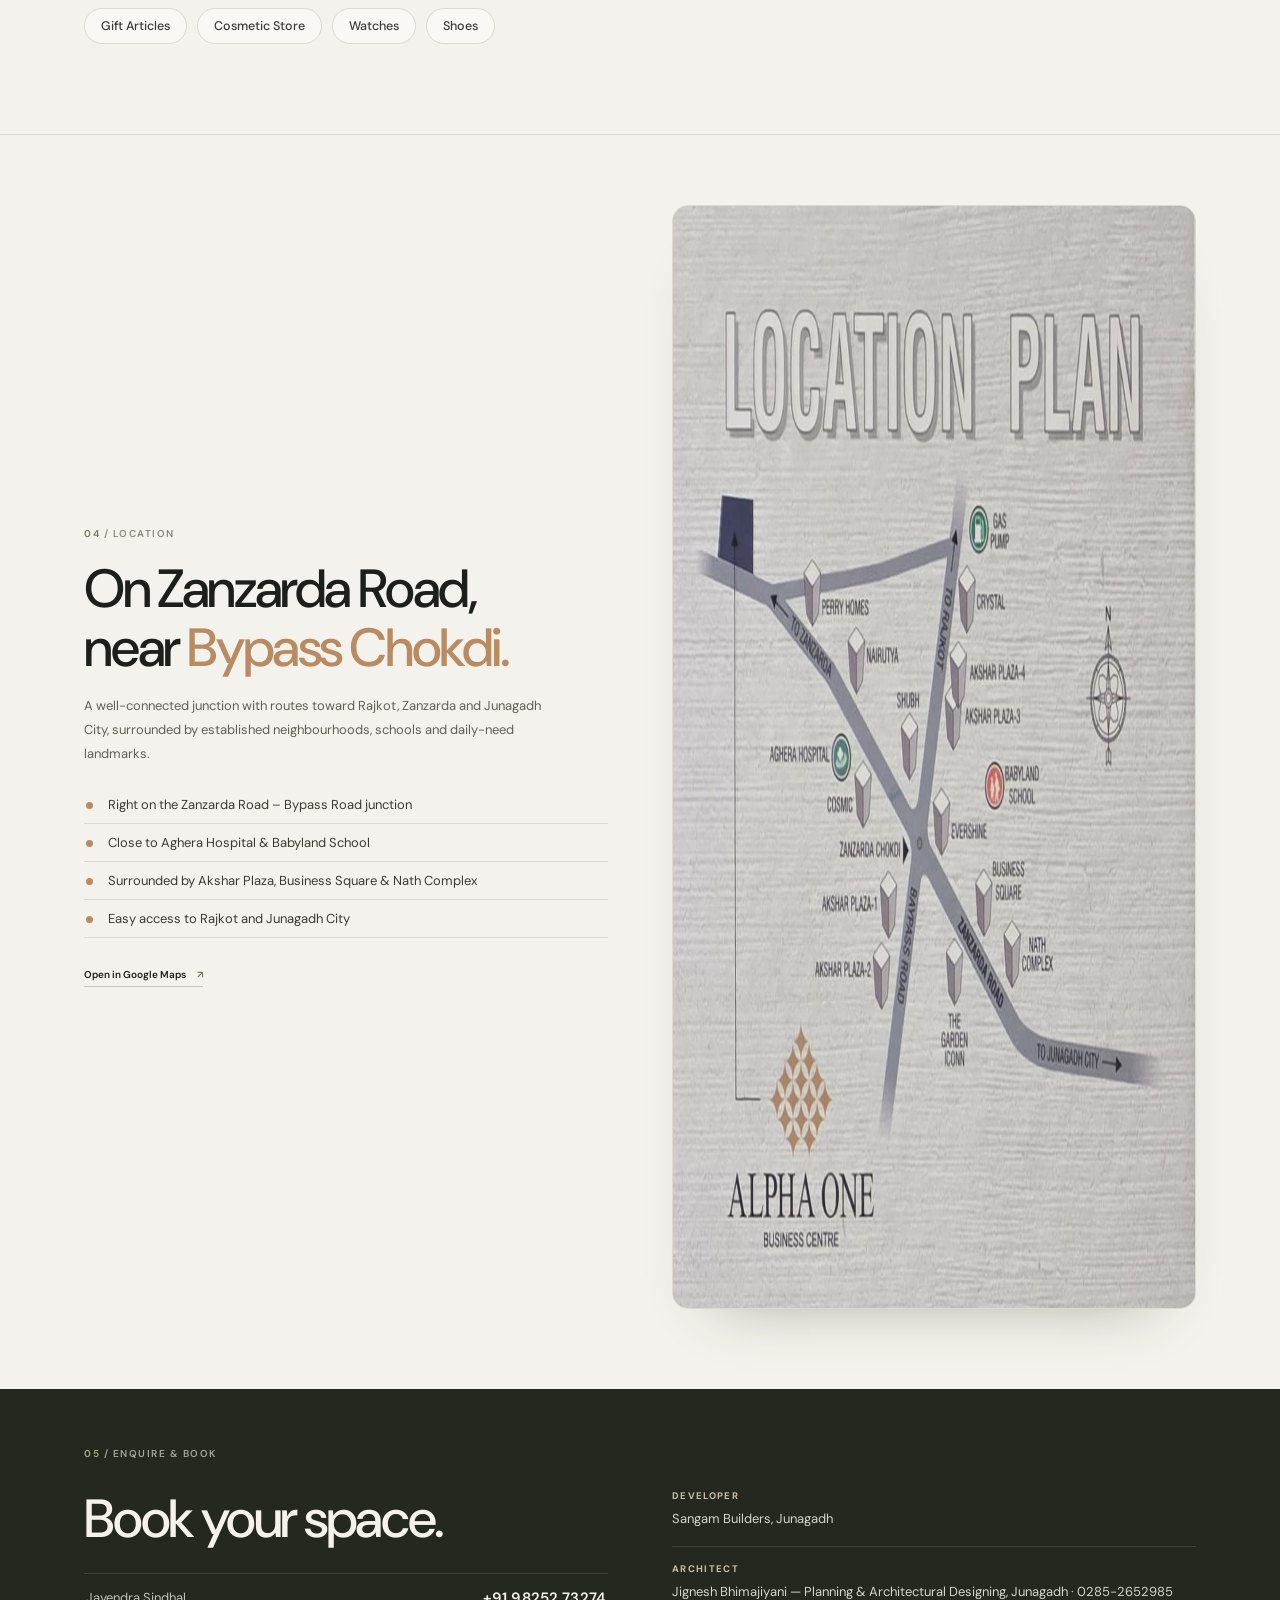
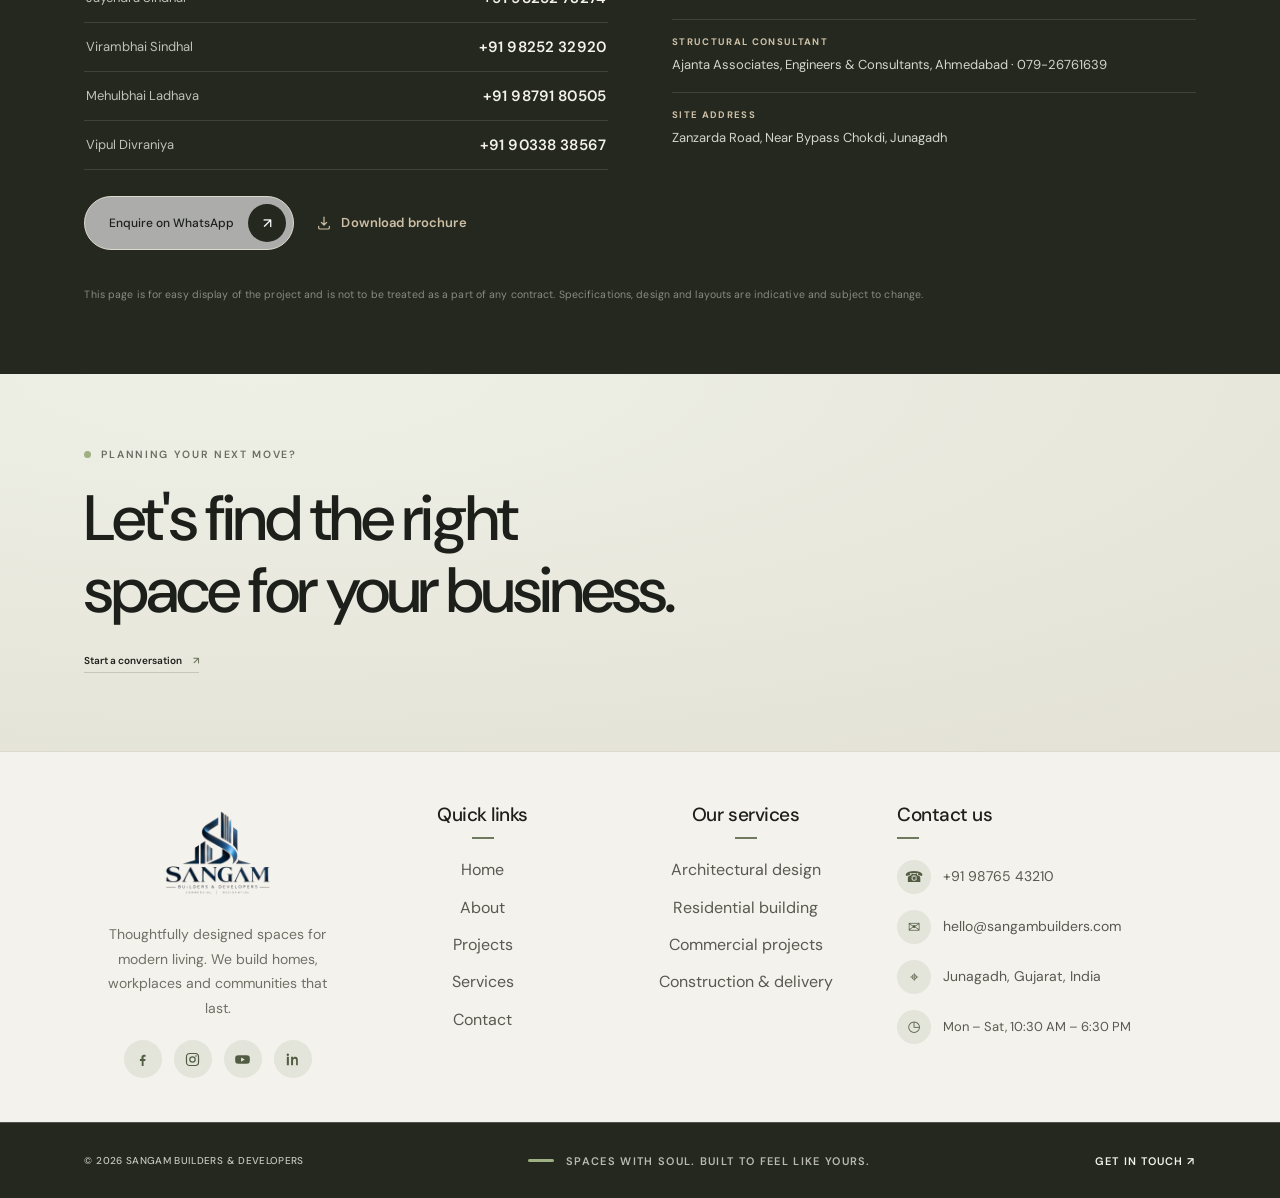
<file: public/alpha-one.html>
<!DOCTYPE html>
<html lang="en">
  <head>
    <meta charset="UTF-8" />
    <meta name="viewport" content="width=device-width, initial-scale=1.0" />
    <meta name="theme-color" content="#f4f2ec" />
    <meta name="description" content="Alpha One Business Centre — a premium commercial landmark by Sangam Builders on Zanzarda Road, near Bypass Chokdi, Junagadh. Shops, showrooms and offices with earthquake-resistant RCC structure and ample parking." />
    <title>Alpha One Business Centre — Sangam Builders &amp; Developers</title>
    <link rel="preconnect" href="https://fonts.googleapis.com" />
    <link rel="preconnect" href="https://fonts.gstatic.com" crossorigin />
    <link href="https://fonts.googleapis.com/css2?family=Cormorant+Garamond:ital,wght@0,400;0,500;0,600;1,500&family=DM+Sans:wght@400;500;600;700&display=swap" rel="stylesheet" />
    <link rel="stylesheet" href="./styles.css" />
    <script src="./script.js" defer></script>
  </head>
  <body>
    <a class="skip-link" href="#main">Skip to content</a>
    <div class="scroll-progress" aria-hidden="true"></div>
    <header class="header">
      <a class="brand" href="./index.html" aria-label="Sangam Builders & Developers home">
        <img class="brand__logo" src="./img/Sangam_Builders_Luxury_Wall_Sign-removebg-preview.png" alt="Sangam Builders & Developers" />
      </a>
      <button class="menu-toggle" type="button" aria-expanded="false" aria-controls="primary-nav" aria-label="Open navigation">
        <span></span><span></span>
      </button>
      <nav class="nav" id="primary-nav" aria-label="Main navigation">
        <a href="./about.html">About</a>
        <a href="./projects.html" aria-current="page">Projects</a>
        <a href="./services.html">Services</a>
        <a href="./contact.html">Contact</a>
      </nav>
      <a class="header__cta pill-btn pill-btn--light" href="./contact.html" data-magnetic="0.25">
        <span>Start a conversation</span>
        <span class="pill-btn__ico" aria-hidden="true">↗</span>
      </a>
    </header>
    <main id="main">
      <!-- ============== HERO ============== -->
      <section class="inner-hero inner-hero--compact a1-hero" aria-labelledby="page-title">
        <a class="a1-back text-link reveal" href="./projects.html"><span aria-hidden="true">↩</span> All projects</a>
        <span class="eyebrow reveal" style="--delay:60ms"><span class="live-dot"></span> Commercial landmark · Junagadh</span>
        <h1 id="page-title" class="reveal" style="--delay:120ms">Alpha One<br /><em>Business Centre</em></h1>
        <p class="a1-hero__lead reveal" style="--delay:180ms">A premium commercial destination on Zanzarda Road, near Bypass Chokdi, Junagadh — thoughtfully planned showrooms, shops and offices designed to bring brands, people and opportunity together.</p>
        <ul class="a1-facts reveal" style="--delay:240ms" aria-label="Project highlights">
          <li><span>Location</span>Zanzarda Road, Junagadh</li>
          <li><span>Type</span>Showrooms · Shops · Offices</li>
          <li><span>Structure</span>Earthquake-resistant RCC</li>
          <li><span>Parking</span>Front &amp; underground</li>
        </ul>
        <a class="a1-brochure-btn reveal" style="--delay:300ms" href="./downloads/Alpha-One-Business-Centre-Brochure.pdf" download data-magnetic="0.15">
          <span class="a1-brochure-btn__ico" aria-hidden="true">
            <svg viewBox="0 0 24 24" width="17" height="17" fill="none" stroke="currentColor" stroke-width="1.8" stroke-linecap="round" stroke-linejoin="round" aria-hidden="true"><path d="M12 3v12m0 0 4-4m-4 4-4-4"/><path d="M4 17v2a2 2 0 0 0 2 2h12a2 2 0 0 0 2-2v-2"/></svg>
          </span>
          <span>Download brochure <span class="a1-brochure-btn__meta">PDF · 1.6&nbsp;MB</span></span>
        </a>
      </section>

      <figure class="a1-stage reveal-scale">
        <img src="./img/alpha-one-day.jpg" alt="Alpha One Business Centre — daytime street-level render showing retail showrooms and landscaped offices" width="1800" height="1329" loading="eager" />
      </figure>

      <!-- ============== OVERVIEW ============== -->
      <section class="content-section a1-overview">
        <div class="section-index reveal"><span>01</span> / THE PROJECT</div>
        <div class="content-section__grid">
          <h2 class="reveal">An address built<br />for <span>business.</span></h2>
          <div class="content-copy reveal" style="--delay:120ms">
            <p>Alpha One Business Centre is a landmark commercial development conceived for Junagadh's growing retail and corporate scene. Its contemporary façade, generous glazing and landscaped terraces give every unit a confident street presence.</p>
            <p>Positioned at a busy junction with connections toward Rajkot, Zanzarda and Junagadh City, it offers high footfall, easy access and well-planned front and underground parking — an ideal home for showrooms, service brands and offices alike.</p>
          </div>
        </div>
      </section>

      <!-- ============== GALLERY ============== -->
      <section class="a1-gallery" aria-label="Project renders">
        <figure class="a1-gallery__item reveal-scale">
          <img src="./img/alpha-one-night.jpg" alt="Alpha One Business Centre lit up at night with branded showroom frontage" width="1600" height="1165" loading="lazy" />
          <figcaption>Evening frontage along the main road</figcaption>
        </figure>
        <figure class="a1-gallery__item reveal-scale" style="--delay:120ms">
          <img src="./img/alpha-one-dusk.jpg" alt="Alpha One Business Centre at dusk showing two retail blocks and terraces" width="1600" height="1629" loading="lazy" />
          <figcaption>Twin blocks with landscaped terraces</figcaption>
        </figure>
      </section>

      <!-- ============== SPECIFICATIONS ============== -->
      <section class="values-section a1-specs">
        <div class="section-index section-index--light reveal"><span>02</span> / SPECIFICATIONS</div>
        <h2 class="a1-section-title a1-section-title--light reveal" style="--delay:60ms">Built to a higher standard.</h2>
        <div class="a1-specs__grid">
          <article class="reveal" style="--delay:60ms"><h3>Lift</h3><p>Modern high-class lift for easy access across every floor.</p></article>
          <article class="reveal" style="--delay:110ms"><h3>Structure</h3><p>Earthquake-resistant RCC frame structure built for durability.</p></article>
          <article class="reveal" style="--delay:160ms"><h3>Walls</h3><p>Internal smooth plaster with wall putty; external double-coat plaster with premium exterior paint.</p></article>
          <article class="reveal" style="--delay:210ms"><h3>Windows &amp; Shutters</h3><p>Fully glazed aluminium windows and rolling shutters.</p></article>
          <article class="reveal" style="--delay:260ms"><h3>Flooring</h3><p>Premium quality vitrified tiles in all shops &amp; common passages.</p></article>
          <article class="reveal" style="--delay:310ms"><h3>Electrification</h3><p>Concealed copper wiring with quality accessories, A.C. &amp; cable points.</p></article>
          <article class="reveal" style="--delay:360ms"><h3>Parking</h3><p>Well-planned front parking plus additional underground parking facility.</p></article>
        </div>
      </section>

      <!-- ============== OPPORTUNITIES ============== -->
      <section class="content-section a1-opps">
        <div class="section-index reveal"><span>03</span> / OPPORTUNITIES</div>
        <div class="a1-opps__head">
          <h2 class="a1-section-title reveal">Room for every kind<br />of <span>business.</span></h2>
          <p class="reveal" style="--delay:120ms">From retail and food to services, wellness and corporate offices — Alpha One is planned to host a vibrant mix of brands under one address.</p>
        </div>
        <ul class="a1-tags reveal" style="--delay:160ms" aria-label="Suitable business categories">
          <li>Hospital</li><li>Medical Store</li><li>Restaurant</li><li>Super Market</li>
          <li>Jewellery</li><li>Apparels</li><li>Furniture</li><li>Home Accessories</li>
          <li>Corporate Office</li><li>Mobile Store</li><li>Gymnasium</li><li>Studio</li>
          <li>Stationers</li><li>Dairy Parlour</li><li>Coffee Shop</li><li>ATM Banking</li>
          <li>Tuition Class</li><li>Computer Class</li><li>Fast Food</li><li>Provision Store</li>
          <li>Game Zone</li><li>Ice Cream Parlour</li><li>Florist</li><li>Toys</li>
          <li>Automobile</li><li>IT Electronics</li><li>Travel</li><li>Insurance</li>
          <li>Gift Articles</li><li>Cosmetic Store</li><li>Watches</li><li>Shoes</li>
        </ul>
      </section>

      <!-- ============== LOCATION ============== -->
      <section class="a1-location" aria-label="Location plan">
        <div class="a1-location__copy">
          <div class="section-index reveal"><span>04</span> / LOCATION</div>
          <h2 class="a1-section-title reveal" style="--delay:60ms">On Zanzarda Road,<br />near <span>Bypass Chokdi.</span></h2>
          <p class="reveal" style="--delay:120ms">A well-connected junction with routes toward Rajkot, Zanzarda and Junagadh City, surrounded by established neighbourhoods, schools and daily-need landmarks.</p>
          <ul class="a1-landmarks reveal" style="--delay:160ms">
            <li>Right on the Zanzarda Road – Bypass Road junction</li>
            <li>Close to Aghera Hospital &amp; Babyland School</li>
            <li>Surrounded by Akshar Plaza, Business Square &amp; Nath Complex</li>
            <li>Easy access to Rajkot and Junagadh City</li>
          </ul>
          <a class="text-link reveal" style="--delay:200ms" href="https://maps.google.com/?q=Zanzarda+Road+Bypass+Chokdi+Junagadh" target="_blank" rel="noopener noreferrer">Open in Google Maps <span aria-hidden="true">↗</span></a>
        </div>
        <figure class="a1-location__map reveal-scale" style="--delay:120ms">
          <img src="./img/alpha-one-location.jpg" alt="Location plan showing Alpha One Business Centre at the Zanzarda Road and Bypass Road junction with nearby landmarks" width="1180" height="1104" loading="lazy" />
        </figure>
      </section>

      <!-- ============== BOOKING / DEVELOPERS ============== -->
      <section class="a1-booking" aria-label="Booking and project team">
        <div class="section-index section-index--light reveal"><span>05</span> / ENQUIRE &amp; BOOK</div>
        <div class="a1-booking__grid">
          <div class="a1-booking__contacts reveal">
            <h2 class="a1-section-title a1-section-title--light">Book your space.</h2>
            <ul class="a1-contact-list">
              <li><a href="tel:+919825273274"><span>Jayendra Sindhal</span><strong>+91 98252 73274</strong></a></li>
              <li><a href="tel:+919825232920"><span>Virambhai Sindhal</span><strong>+91 98252 32920</strong></a></li>
              <li><a href="tel:+919879180505"><span>Mehulbhai Ladhava</span><strong>+91 98791 80505</strong></a></li>
              <li><a href="tel:+919033838567"><span>Vipul Divraniya</span><strong>+91 90338 38567</strong></a></li>
            </ul>
            <div class="a1-booking__actions">
              <a class="pill-btn pill-btn--light a1-booking__cta" href="https://wa.me/919825273274?text=Hi%2C%20I%27m%20interested%20in%20Alpha%20One%20Business%20Centre." target="_blank" rel="noopener noreferrer" data-magnetic="0.2">
                <span>Enquire on WhatsApp</span>
                <span class="pill-btn__ico" aria-hidden="true">↗</span>
              </a>
              <a class="a1-booking__download" href="./downloads/Alpha-One-Business-Centre-Brochure.pdf" download>
                <svg viewBox="0 0 24 24" width="16" height="16" fill="none" stroke="currentColor" stroke-width="1.8" stroke-linecap="round" stroke-linejoin="round" aria-hidden="true"><path d="M12 3v12m0 0 4-4m-4 4-4-4"/><path d="M4 17v2a2 2 0 0 0 2 2h12a2 2 0 0 0 2-2v-2"/></svg>
                <span>Download brochure</span>
              </a>
            </div>
          </div>
          <div class="a1-booking__team reveal" style="--delay:120ms">
            <dl class="a1-team">
              <div><dt>Developer</dt><dd>Sangam Builders, Junagadh</dd></div>
              <div><dt>Architect</dt><dd>Jignesh Bhimajiyani — Planning &amp; Architectural Designing, Junagadh · 0285-2652985</dd></div>
              <div><dt>Structural Consultant</dt><dd>Ajanta Associates, Engineers &amp; Consultants, Ahmedabad · 079-26761639</dd></div>
              <div><dt>Site Address</dt><dd>Zanzarda Road, Near Bypass Chokdi, Junagadh</dd></div>
            </dl>
          </div>
        </div>
        <p class="a1-disclaimer">This page is for easy display of the project and is not to be treated as a part of any contract. Specifications, design and layouts are indicative and subject to change.</p>
      </section>

      <section class="page-cta">
        <span class="eyebrow reveal"><span class="live-dot"></span> Planning your next move?</span>
        <h2 class="reveal" style="--delay:80ms">Let's find the right<br />space for your business.</h2>
        <a class="text-link reveal" style="--delay:160ms" href="./contact.html">Start a conversation <span aria-hidden="true">↗</span></a>
      </section>
    </main>
    <footer class="site-footer site-footer--redesign">
      <div class="site-footer__main">
        <div class="site-footer__brand-column">
          <a class="footer__brand" href="./index.html" aria-label="Sangam Builders & Developers home"><img class="footer__logo" src="./img/Sangam_Builders_Luxury_Wall_Sign-removebg-preview.png" alt="" /></a>
          <p>Thoughtfully designed spaces for modern living. We build homes, workplaces and communities that last.</p>
          <ul class="site-footer__social" aria-label="Social media">
            <li>
              <a href="#" aria-label="Facebook">
                <svg viewBox="0 0 24 24" width="17" height="17" fill="currentColor" aria-hidden="true"><path d="M13.5 21v-7h2.4l.4-2.8h-2.8V9.4c0-.8.2-1.4 1.4-1.4h1.5V5.5c-.3 0-1.2-.1-2.2-.1-2.2 0-3.7 1.3-3.7 3.8v2H8.3V14h2.6v7h2.6z"/></svg>
              </a>
            </li>
            <li>
              <a href="#" aria-label="Instagram">
                <svg viewBox="0 0 24 24" width="17" height="17" fill="none" stroke="currentColor" stroke-width="1.7" aria-hidden="true"><rect x="3.5" y="3.5" width="17" height="17" rx="4.5"/><circle cx="12" cy="12" r="3.8"/><circle cx="17" cy="7" r="1.1" fill="currentColor" stroke="none"/></svg>
              </a>
            </li>
            <li>
              <a href="#" aria-label="YouTube">
                <svg viewBox="0 0 24 24" width="17" height="17" fill="currentColor" aria-hidden="true"><path d="M22 8.2a2.6 2.6 0 0 0-1.8-1.8C18.6 6 12 6 12 6s-6.6 0-8.2.4A2.6 2.6 0 0 0 2 8.2 27 27 0 0 0 1.6 12 27 27 0 0 0 2 15.8a2.6 2.6 0 0 0 1.8 1.8C5.4 18 12 18 12 18s6.6 0 8.2-.4a2.6 2.6 0 0 0 1.8-1.8A27 27 0 0 0 22.4 12 27 27 0 0 0 22 8.2zM10 15V9l5.2 3L10 15z"/></svg>
              </a>
            </li>
            <li>
              <a href="#" aria-label="LinkedIn">
                <svg viewBox="0 0 24 24" width="17" height="17" fill="currentColor" aria-hidden="true"><path d="M6.9 8.2H4V20h2.9V8.2zM5.4 3.5a1.7 1.7 0 1 0 0 3.4 1.7 1.7 0 0 0 0-3.4zM20 20h-2.9v-5.9c0-1.4 0-3.2-2-3.2s-2.3 1.5-2.3 3.1V20H10V8.2h2.8v1.6h.1c.4-.7 1.3-1.6 2.9-1.6 3.1 0 3.7 2 3.7 4.7V20z"/></svg>
              </a>
            </li>
          </ul>
        </div>
        <nav class="site-footer__column" aria-label="Quick links">
          <h2>Quick links</h2><a href="./index.html">Home <span aria-hidden="true">↗</span></a><a href="./about.html">About <span aria-hidden="true">↗</span></a><a href="./projects.html">Projects <span aria-hidden="true">↗</span></a><a href="./services.html">Services <span aria-hidden="true">↗</span></a><a href="./contact.html">Contact <span aria-hidden="true">↗</span></a>
        </nav>
        <nav class="site-footer__column" aria-label="Our services">
          <h2>Our services</h2><a href="./services.html">Architectural design <span aria-hidden="true">↗</span></a><a href="./services.html">Residential building <span aria-hidden="true">↗</span></a><a href="./services.html">Commercial projects <span aria-hidden="true">↗</span></a><a href="./services.html">Construction &amp; delivery <span aria-hidden="true">↗</span></a>
        </nav>
        <div class="site-footer__column site-footer__contact">
          <h2>Contact us</h2><a href="tel:+919876543210"><span class="site-footer__contact-icon" aria-hidden="true">☎</span><span>+91 98765 43210</span></a><a href="mailto:hello@sangambuilders.com"><span class="site-footer__contact-icon" aria-hidden="true">✉</span><span>hello@sangambuilders.com</span></a><a href="https://maps.google.com/?q=Zanzarda+Road%2C+Near+Bypass+Chokdi%2C+Junagadh" target="_blank" rel="noopener noreferrer"><span class="site-footer__contact-icon" aria-hidden="true">⌖</span><span>Junagadh, Gujarat, India</span></a><span class="site-footer__hours"><span class="site-footer__contact-icon" aria-hidden="true">◷</span><span>Mon – Sat, 10:30 AM – 6:30 PM</span></span>
        </div>
      </div>
      <div class="site-footer__bottom">
        <span class="footer__copyright">© <span id="current-year">2026</span> Sangam Builders &amp; Developers</span><span class="site-footer__bottom-tagline"><span aria-hidden="true"></span> Spaces with soul. Built to feel like yours.</span><a href="mailto:hello@sangambuilders.com">Get in touch ↗</a>
      </div>
    </footer>
    <a class="whatsapp-float" href="https://wa.me/919825273274?text=Hi%20Sangam%20Builders%2C%20I%27d%20like%20to%20know%20more%20about%20Alpha%20One%20Business%20Centre." target="_blank" rel="noopener noreferrer" aria-label="Chat with us on WhatsApp">
      <span class="whatsapp-float__label">Chat with us</span>
      <svg viewBox="0 0 32 32" width="30" height="30" fill="currentColor" aria-hidden="true"><path d="M16.001 3.2C9.065 3.2 3.2 9.065 3.2 16c0 2.262.602 4.47 1.744 6.414L3.2 28.8l6.54-1.714A12.74 12.74 0 0 0 16 28.8C22.935 28.8 28.8 22.935 28.8 16S22.935 3.2 16.001 3.2zm0 23.04a10.6 10.6 0 0 1-5.4-1.477l-.387-.23-4.012 1.052 1.07-3.91-.252-.401A10.56 10.56 0 0 1 5.44 16c0-5.83 4.73-10.56 10.56-10.56 2.82 0 5.47 1.098 7.465 3.093A10.49 10.49 0 0 1 26.56 16c0 5.83-4.73 10.24-10.56 10.24zm5.797-7.9c-.317-.159-1.877-.926-2.168-1.032-.29-.106-.502-.159-.714.16-.211.317-.82 1.03-1.005 1.242-.185.212-.37.238-.687.08-.317-.16-1.34-.494-2.552-1.575-.943-.841-1.58-1.88-1.765-2.197-.185-.317-.02-.489.14-.647.144-.143.317-.37.476-.555.159-.185.211-.317.317-.529.106-.212.053-.397-.026-.556-.08-.159-.714-1.72-.978-2.356-.257-.618-.519-.534-.714-.544l-.608-.011c-.212 0-.555.08-.846.397-.29.317-1.11 1.085-1.11 2.646 0 1.561 1.136 3.069 1.295 3.281.159.212 2.236 3.414 5.417 4.787.757.327 1.348.522 1.808.668.76.242 1.451.208 1.998.126.61-.091 1.877-.767 2.142-1.508.264-.741.264-1.376.185-1.508-.079-.132-.29-.212-.608-.37z"/></svg>
    </a>
  </body>
</html>
</file>
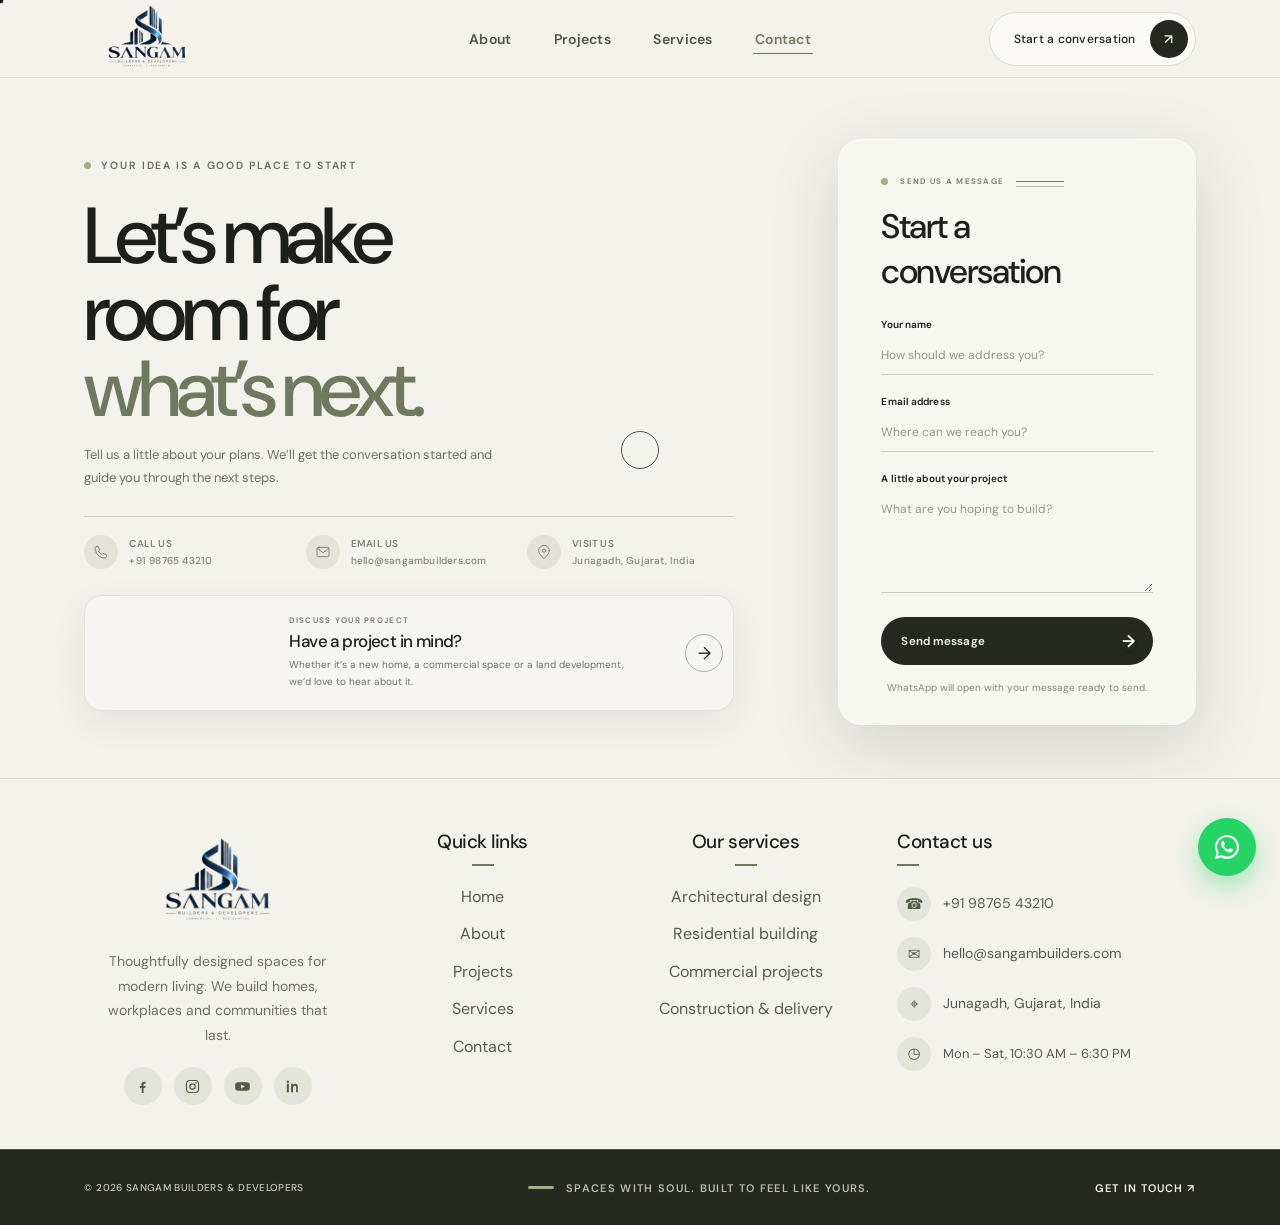
<file: public/contact.html>
<!DOCTYPE html>
<html lang="en">
  <head>
    <meta charset="UTF-8" />
    <meta name="viewport" content="width=device-width, initial-scale=1.0" />
    <meta name="theme-color" content="#f4f2ec" />
    <meta name="description" content="Get in touch with Sangam Builders & Developers to discuss your residential or commercial building project." />
    <title>Contact — Sangam Builders & Developers</title>
    <link rel="preconnect" href="https://fonts.googleapis.com" />
    <link rel="preconnect" href="https://fonts.gstatic.com" crossorigin />
    <link href="https://fonts.googleapis.com/css2?family=Cormorant+Garamond:ital,wght@0,400;0,500;0,600;1,500&family=DM+Sans:wght@400;500;600;700&display=swap" rel="stylesheet" />
    <link rel="stylesheet" href="./styles.css" />
    <script src="./script.js" defer></script>
  </head>
  <body>
    <a class="skip-link" href="#main">Skip to content</a>
    <div class="scroll-progress" aria-hidden="true"></div>
    <header class="header">
      <a class="brand" href="./index.html" aria-label="Sangam Builders & Developers home">
        <img class="brand__logo" src="./img/Sangam_Builders_Luxury_Wall_Sign-removebg-preview.png" alt="Sangam Builders & Developers" />
      </a>
      <button class="menu-toggle" type="button" aria-expanded="false" aria-controls="primary-nav" aria-label="Open navigation">
        <span></span><span></span>
      </button>
      <nav class="nav" id="primary-nav" aria-label="Main navigation">
        <a href="./about.html">About</a>
        <a href="./projects.html">Projects</a>
        <a href="./services.html">Services</a>
        <a href="./contact.html" aria-current="page">Contact</a>
      </nav>
      <a class="header__cta pill-btn pill-btn--light" href="./contact.html" data-magnetic="0.25">
        <span>Start a conversation</span>
        <span class="pill-btn__ico" aria-hidden="true">↗</span>
      </a>
    </header>
    <main id="main">
      <section class="contact-page contact-page--redesign" aria-labelledby="page-title">
        <div class="contact-page__intro">
          <span class="eyebrow reveal"><span class="live-dot"></span> Your idea is a good place to start</span>
          <h1 id="page-title" class="reveal" style="--delay:80ms">Let’s make<br />room for<br /><em>what’s next.</em></h1>
          <p class="reveal" style="--delay:160ms">Tell us a little about your plans. We’ll get the conversation started and guide you through the next steps.</p>
          <div class="contact-details contact-details--row reveal" style="--delay:220ms">
            <a class="contact-detail" href="tel:+919876543210">
              <span class="contact-detail__icon" aria-hidden="true"><svg viewBox="0 0 24 24"><path d="M5 4h3l2 5-2 1.5a15 15 0 0 0 5.5 5.5L15 14l5 2v3c0 1.1-.9 2-2 2C10 21 3 14 3 6c0-1.1.9-2 2-2Z" /></svg></span>
              <span><span class="contact-detail__label">Call us</span><span class="contact-detail__value">+91 98765 43210</span></span>
            </a>
            <a class="contact-detail" href="mailto:hello@sangambuilders.com">
              <span class="contact-detail__icon" aria-hidden="true"><svg viewBox="0 0 24 24"><rect x="3" y="5" width="18" height="14" rx="2" /><path d="m4 7 8 6 8-6" /></svg></span>
              <span><span class="contact-detail__label">Email us</span><span class="contact-detail__value">hello@sangambuilders.com</span></span>
            </a>
            <a class="contact-detail" href="https://maps.google.com/?q=Zanzarda+Road%2C+Near+Bypass+Chokdi%2C+Junagadh" target="_blank" rel="noopener noreferrer">
              <span class="contact-detail__icon" aria-hidden="true"><svg viewBox="0 0 24 24"><path d="M20 10c0 5-8 12-8 12S4 15 4 10a8 8 0 1 1 16 0Z" /><circle cx="12" cy="10" r="2.5" /></svg></span>
              <span><span class="contact-detail__label">Visit us</span><span class="contact-detail__value">Junagadh, Gujarat, India</span></span>
            </a>
          </div>
          <a class="contact-project-card reveal" style="--delay:280ms" href="mailto:hello@sangambuilders.com?subject=Let%E2%80%99s%20discuss%20a%20project">
            <span class="contact-project-card__image" role="img" aria-label="Warm contemporary home exterior"></span>
            <span class="contact-project-card__copy">
              <span class="eyebrow">Discuss your project</span>
              <strong>Have a project in mind?</strong>
              <span>Whether it’s a new home, a commercial space or a land development, we’d love to hear about it.</span>
            </span>
            <span class="contact-project-card__arrow" aria-hidden="true">→</span>
          </a>
        </div>
        <form class="contact-form reveal" style="--delay:140ms" id="contact-form">
          <span class="eyebrow"><span class="live-dot"></span> Send us a message</span>
          <h2>Start a conversation</h2>
          <label for="contact-name">Your name</label>
          <input id="contact-name" name="name" type="text" autocomplete="name" placeholder="How should we address you?" required />
          <label for="contact-email">Email address</label>
          <input id="contact-email" name="email" type="email" autocomplete="email" placeholder="Where can we reach you?" required />
          <label for="contact-project">A little about your project</label>
          <textarea id="contact-project" name="message" rows="5" placeholder="What are you hoping to build?" required></textarea>
          <button class="form-submit" type="submit"><span>Send message</span><span class="arrow-icon" aria-hidden="true">→</span></button>
          <p class="form-note">WhatsApp will open with your message ready to send.</p>
        </form>
      </section>
    </main>
    <footer class="site-footer site-footer--redesign">
      <div class="site-footer__main">
        <div class="site-footer__brand-column">
          <a class="footer__brand" href="./index.html" aria-label="Sangam Builders & Developers home"><img class="footer__logo" src="./img/Sangam_Builders_Luxury_Wall_Sign-removebg-preview.png" alt="" /></a>
          <p>Thoughtfully designed spaces for modern living. We build homes, workplaces and communities that last.</p>
          <ul class="site-footer__social" aria-label="Social media">
            <li>
              <a href="#" aria-label="Facebook">
                <svg viewBox="0 0 24 24" width="17" height="17" fill="currentColor" aria-hidden="true"><path d="M13.5 21v-7h2.4l.4-2.8h-2.8V9.4c0-.8.2-1.4 1.4-1.4h1.5V5.5c-.3 0-1.2-.1-2.2-.1-2.2 0-3.7 1.3-3.7 3.8v2H8.3V14h2.6v7h2.6z"/></svg>
              </a>
            </li>
            <li>
              <a href="#" aria-label="Instagram">
                <svg viewBox="0 0 24 24" width="17" height="17" fill="none" stroke="currentColor" stroke-width="1.7" aria-hidden="true"><rect x="3.5" y="3.5" width="17" height="17" rx="4.5"/><circle cx="12" cy="12" r="3.8"/><circle cx="17" cy="7" r="1.1" fill="currentColor" stroke="none"/></svg>
              </a>
            </li>
            <li>
              <a href="#" aria-label="YouTube">
                <svg viewBox="0 0 24 24" width="17" height="17" fill="currentColor" aria-hidden="true"><path d="M22 8.2a2.6 2.6 0 0 0-1.8-1.8C18.6 6 12 6 12 6s-6.6 0-8.2.4A2.6 2.6 0 0 0 2 8.2 27 27 0 0 0 1.6 12 27 27 0 0 0 2 15.8a2.6 2.6 0 0 0 1.8 1.8C5.4 18 12 18 12 18s6.6 0 8.2-.4a2.6 2.6 0 0 0 1.8-1.8A27 27 0 0 0 22.4 12 27 27 0 0 0 22 8.2zM10 15V9l5.2 3L10 15z"/></svg>
              </a>
            </li>
            <li>
              <a href="#" aria-label="LinkedIn">
                <svg viewBox="0 0 24 24" width="17" height="17" fill="currentColor" aria-hidden="true"><path d="M6.9 8.2H4V20h2.9V8.2zM5.4 3.5a1.7 1.7 0 1 0 0 3.4 1.7 1.7 0 0 0 0-3.4zM20 20h-2.9v-5.9c0-1.4 0-3.2-2-3.2s-2.3 1.5-2.3 3.1V20H10V8.2h2.8v1.6h.1c.4-.7 1.3-1.6 2.9-1.6 3.1 0 3.7 2 3.7 4.7V20z"/></svg>
              </a>
            </li>
          </ul>
        </div>
        <nav class="site-footer__column" aria-label="Quick links">
          <h2>Quick links</h2><a href="./index.html">Home <span aria-hidden="true">↗</span></a><a href="./about.html">About <span aria-hidden="true">↗</span></a><a href="./projects.html">Projects <span aria-hidden="true">↗</span></a><a href="./services.html">Services <span aria-hidden="true">↗</span></a><a href="./contact.html">Contact <span aria-hidden="true">↗</span></a>
        </nav>
        <nav class="site-footer__column" aria-label="Our services">
          <h2>Our services</h2><a href="./services.html">Architectural design <span aria-hidden="true">↗</span></a><a href="./services.html">Residential building <span aria-hidden="true">↗</span></a><a href="./services.html">Commercial projects <span aria-hidden="true">↗</span></a><a href="./services.html">Construction &amp; delivery <span aria-hidden="true">↗</span></a>
        </nav>
        <div class="site-footer__column site-footer__contact">
          <h2>Contact us</h2><a href="tel:+919876543210"><span class="site-footer__contact-icon" aria-hidden="true">☎</span><span>+91 98765 43210</span></a><a href="mailto:hello@sangambuilders.com"><span class="site-footer__contact-icon" aria-hidden="true">✉</span><span>hello@sangambuilders.com</span></a><a href="https://maps.google.com/?q=Zanzarda+Road%2C+Near+Bypass+Chokdi%2C+Junagadh" target="_blank" rel="noopener noreferrer"><span class="site-footer__contact-icon" aria-hidden="true">⌖</span><span>Junagadh, Gujarat, India</span></a><span class="site-footer__hours"><span class="site-footer__contact-icon" aria-hidden="true">◷</span><span>Mon – Sat, 10:30 AM – 6:30 PM</span></span>
        </div>
      </div>
      <div class="site-footer__bottom">
        <span class="footer__copyright">© <span id="current-year">2026</span> Sangam Builders &amp; Developers</span><span class="site-footer__bottom-tagline"><span aria-hidden="true"></span> Spaces with soul. Built to feel like yours.</span><a href="mailto:hello@sangambuilders.com">Get in touch ↗</a>
      </div>
    </footer>
    <a class="whatsapp-float" href="https://wa.me/919876543210?text=Hi%20Sangam%20Builders%2C%20I%27d%20like%20to%20discuss%20a%20project." target="_blank" rel="noopener noreferrer" aria-label="Chat with us on WhatsApp">
      <span class="whatsapp-float__label">Chat with us</span>
      <svg viewBox="0 0 32 32" width="30" height="30" fill="currentColor" aria-hidden="true"><path d="M16.001 3.2C9.065 3.2 3.2 9.065 3.2 16c0 2.262.602 4.47 1.744 6.414L3.2 28.8l6.54-1.714A12.74 12.74 0 0 0 16 28.8C22.935 28.8 28.8 22.935 28.8 16S22.935 3.2 16.001 3.2zm0 23.04a10.6 10.6 0 0 1-5.4-1.477l-.387-.23-4.012 1.052 1.07-3.91-.252-.401A10.56 10.56 0 0 1 5.44 16c0-5.83 4.73-10.56 10.56-10.56 2.82 0 5.47 1.098 7.465 3.093A10.49 10.49 0 0 1 26.56 16c0 5.83-4.73 10.24-10.56 10.24zm5.797-7.9c-.317-.159-1.877-.926-2.168-1.032-.29-.106-.502-.159-.714.16-.211.317-.82 1.03-1.005 1.242-.185.212-.37.238-.687.08-.317-.16-1.34-.494-2.552-1.575-.943-.841-1.58-1.88-1.765-2.197-.185-.317-.02-.489.14-.647.144-.143.317-.37.476-.555.159-.185.211-.317.317-.529.106-.212.053-.397-.026-.556-.08-.159-.714-1.72-.978-2.356-.257-.618-.519-.534-.714-.544l-.608-.011c-.212 0-.555.08-.846.397-.29.317-1.11 1.085-1.11 2.646 0 1.561 1.136 3.069 1.295 3.281.159.212 2.236 3.414 5.417 4.787.757.327 1.348.522 1.808.668.76.242 1.451.208 1.998.126.61-.091 1.877-.767 2.142-1.508.264-.741.264-1.376.185-1.508-.079-.132-.29-.212-.608-.37z"/></svg>
    </a>
  </body>
</html>
</file>
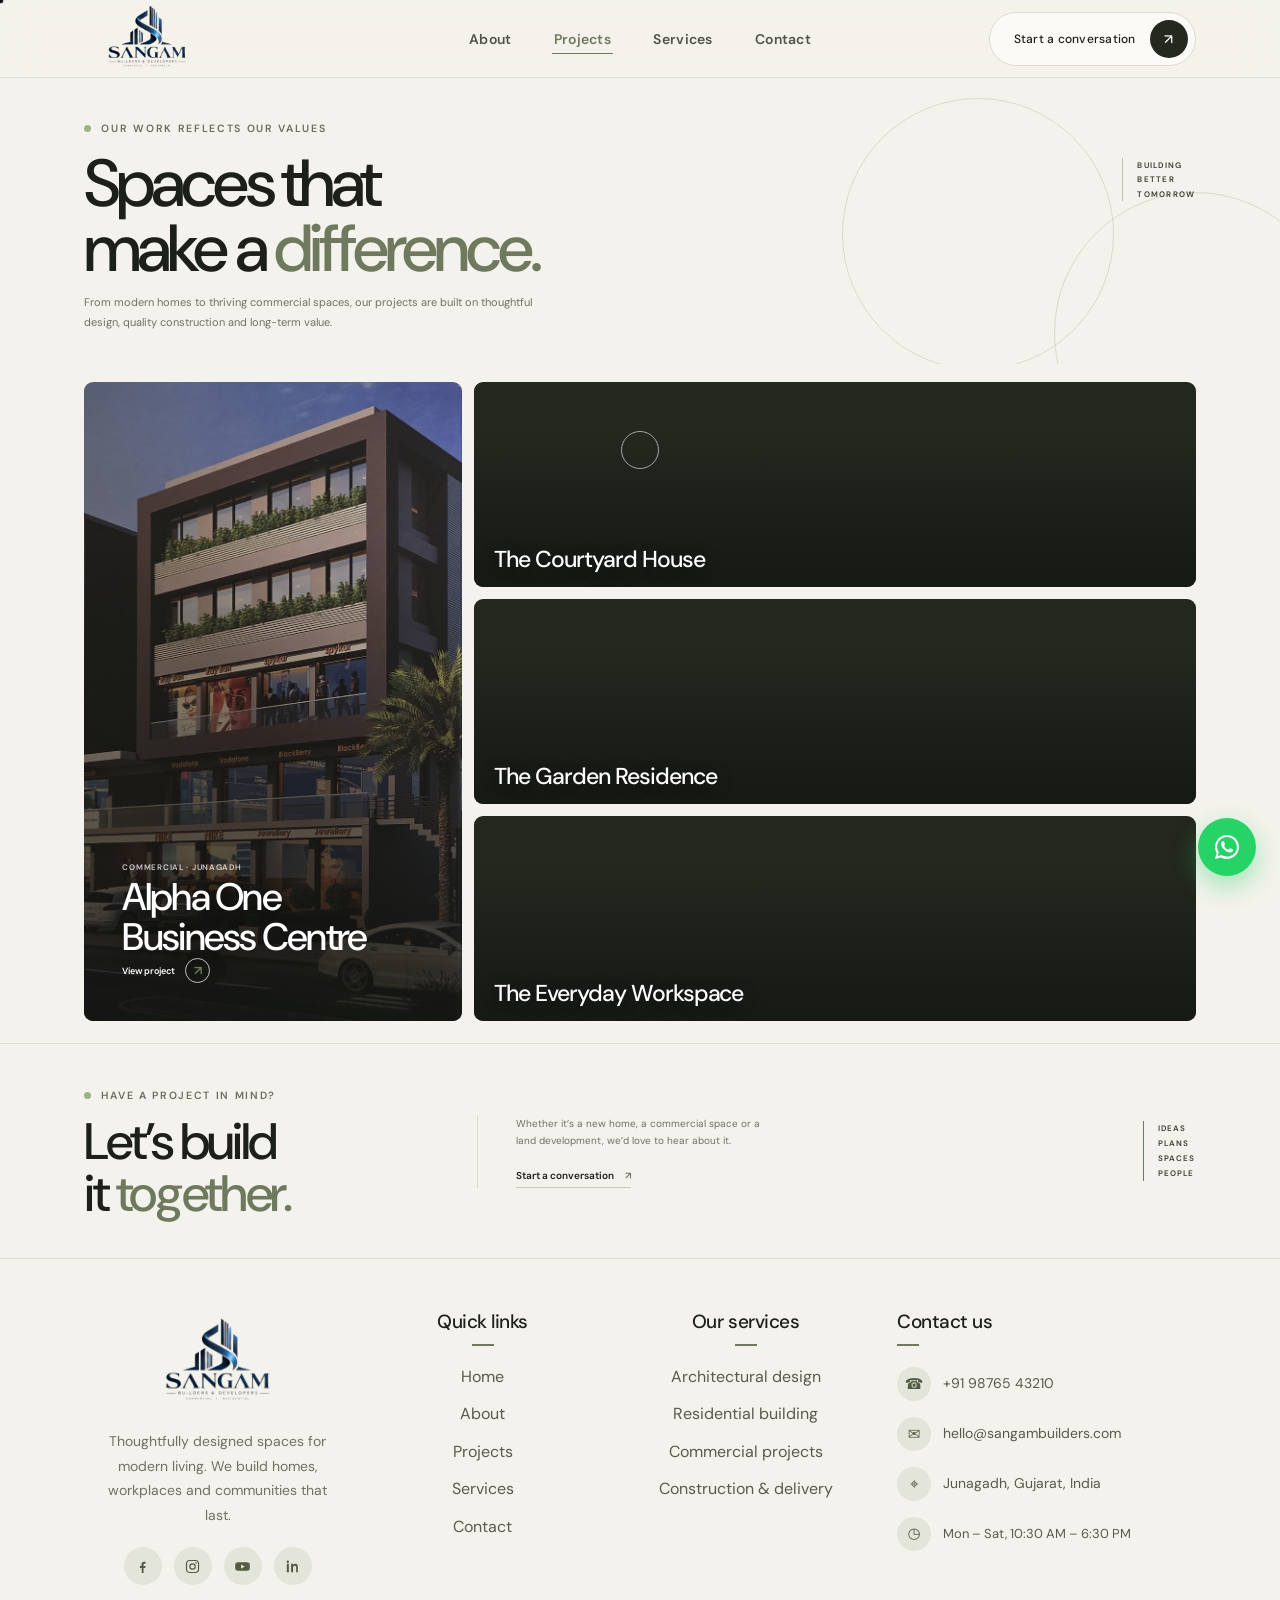
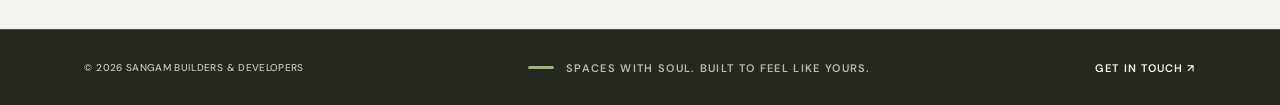
<file: public/projects.html>
<!DOCTYPE html>
<html lang="en">
  <head>
    <meta charset="UTF-8" />
    <meta name="viewport" content="width=device-width, initial-scale=1.0" />
    <meta name="theme-color" content="#f4f2ec" />
    <meta name="description" content="Explore residential and commercial architectural concepts from Sangam Builders & Developers." />
    <title>Projects — Sangam Builders & Developers</title>
    <link rel="preconnect" href="https://fonts.googleapis.com" />
    <link rel="preconnect" href="https://fonts.gstatic.com" crossorigin />
    <link href="https://fonts.googleapis.com/css2?family=Cormorant+Garamond:ital,wght@0,400;0,500;0,600;1,500&family=DM+Sans:wght@400;500;600;700&display=swap" rel="stylesheet" />
    <link rel="stylesheet" href="./styles.css" />
    <script src="./script.js" defer></script>
  </head>
  <body>
    <a class="skip-link" href="#main">Skip to content</a>
    <div class="scroll-progress" aria-hidden="true"></div>
    <header class="header">
      <a class="brand" href="./index.html" aria-label="Sangam Builders & Developers home">
        <img class="brand__logo" src="./img/Sangam_Builders_Luxury_Wall_Sign-removebg-preview.png" alt="Sangam Builders & Developers" />
      </a>
      <button class="menu-toggle" type="button" aria-expanded="false" aria-controls="primary-nav" aria-label="Open navigation">
        <span></span><span></span>
      </button>
      <nav class="nav" id="primary-nav" aria-label="Main navigation">
        <a href="./about.html">About</a>
        <a href="./projects.html" aria-current="page">Projects</a>
        <a href="./services.html">Services</a>
        <a href="./contact.html">Contact</a>
      </nav>
      <a class="header__cta pill-btn pill-btn--light" href="./contact.html" data-magnetic="0.25">
        <span>Start a conversation</span>
        <span class="pill-btn__ico" aria-hidden="true">↗</span>
      </a>
    </header>
    <main id="main">
      <section class="inner-hero inner-hero--compact projects-hero" aria-labelledby="page-title">
        <div class="projects-hero__copy">
          <span class="eyebrow reveal"><span class="live-dot"></span> Our work reflects our values</span>
          <h1 id="page-title" class="reveal" style="--delay:80ms">Spaces that<br />make a <em>difference.</em></h1>
          <p class="reveal" style="--delay:160ms">From modern homes to thriving commercial spaces, our projects are built on thoughtful design, quality construction and long-term value.</p>
        </div>
        <span class="projects-hero__note" aria-hidden="true">BUILDING<br />BETTER<br />TOMORROW</span>
      </section>
      <section class="projects-grid" aria-label="Featured architectural projects">
        <article class="project-card project-card--wide project-card--featured reveal">
          <a class="project-card__image project-card__image--alpha" href="./alpha-one.html" aria-label="View Alpha One Business Centre"></a>
          <div class="project-card__meta"><span>Commercial · Junagadh</span><span>Now building</span></div>
          <h2>Alpha One Business Centre</h2>
          <a class="text-link" href="./alpha-one.html">View project <span aria-hidden="true">↗</span></a>
        </article>
        <div class="projects-grid__supporting">
          <article class="project-card reveal" style="--delay:90ms">
            <a class="project-card__image project-card__image--courtyard" href="./contact.html" aria-label="Enquire about The Courtyard House"></a>
            <h2>The Courtyard House</h2>
          </article>
          <article class="project-card reveal" style="--delay:180ms">
            <a class="project-card__image project-card__image--residence" href="./contact.html" aria-label="Enquire about The Garden Residence"></a>
            <h2>The Garden Residence</h2>
          </article>
          <article class="project-card reveal" style="--delay:270ms">
            <a class="project-card__image project-card__image--workspace" href="./contact.html" aria-label="Enquire about The Everyday Workspace"></a>
            <h2>The Everyday Workspace</h2>
          </article>
        </div>
      </section>
      <section class="page-cta projects-cta">
        <div class="projects-cta__heading">
          <span class="eyebrow reveal"><span class="live-dot"></span> Have a project in mind?</span>
          <h2 class="reveal" style="--delay:80ms">Let’s build<br />it <span>together.</span></h2>
        </div>
        <div class="projects-cta__copy reveal" style="--delay:140ms">
          <p>Whether it’s a new home, a commercial space or a land development, we’d love to hear about it.</p>
          <a class="text-link" href="./contact.html">Start a conversation <span aria-hidden="true">↗</span></a>
        </div>
        <div class="projects-cta__image" role="img" aria-label="Light-filled contemporary architectural space"></div>
        <span class="projects-cta__note" aria-hidden="true">IDEAS<br />PLANS<br />SPACES<br />PEOPLE</span>
      </section>
    </main>
    <footer class="site-footer site-footer--redesign">
      <div class="site-footer__main">
        <div class="site-footer__brand-column">
          <a class="footer__brand" href="./index.html" aria-label="Sangam Builders & Developers home"><img class="footer__logo" src="./img/Sangam_Builders_Luxury_Wall_Sign-removebg-preview.png" alt="" /></a>
          <p>Thoughtfully designed spaces for modern living. We build homes, workplaces and communities that last.</p>
          <ul class="site-footer__social" aria-label="Social media">
            <li>
              <a href="#" aria-label="Facebook">
                <svg viewBox="0 0 24 24" width="17" height="17" fill="currentColor" aria-hidden="true"><path d="M13.5 21v-7h2.4l.4-2.8h-2.8V9.4c0-.8.2-1.4 1.4-1.4h1.5V5.5c-.3 0-1.2-.1-2.2-.1-2.2 0-3.7 1.3-3.7 3.8v2H8.3V14h2.6v7h2.6z"/></svg>
              </a>
            </li>
            <li>
              <a href="#" aria-label="Instagram">
                <svg viewBox="0 0 24 24" width="17" height="17" fill="none" stroke="currentColor" stroke-width="1.7" aria-hidden="true"><rect x="3.5" y="3.5" width="17" height="17" rx="4.5"/><circle cx="12" cy="12" r="3.8"/><circle cx="17" cy="7" r="1.1" fill="currentColor" stroke="none"/></svg>
              </a>
            </li>
            <li>
              <a href="#" aria-label="YouTube">
                <svg viewBox="0 0 24 24" width="17" height="17" fill="currentColor" aria-hidden="true"><path d="M22 8.2a2.6 2.6 0 0 0-1.8-1.8C18.6 6 12 6 12 6s-6.6 0-8.2.4A2.6 2.6 0 0 0 2 8.2 27 27 0 0 0 1.6 12 27 27 0 0 0 2 15.8a2.6 2.6 0 0 0 1.8 1.8C5.4 18 12 18 12 18s6.6 0 8.2-.4a2.6 2.6 0 0 0 1.8-1.8A27 27 0 0 0 22.4 12 27 27 0 0 0 22 8.2zM10 15V9l5.2 3L10 15z"/></svg>
              </a>
            </li>
            <li>
              <a href="#" aria-label="LinkedIn">
                <svg viewBox="0 0 24 24" width="17" height="17" fill="currentColor" aria-hidden="true"><path d="M6.9 8.2H4V20h2.9V8.2zM5.4 3.5a1.7 1.7 0 1 0 0 3.4 1.7 1.7 0 0 0 0-3.4zM20 20h-2.9v-5.9c0-1.4 0-3.2-2-3.2s-2.3 1.5-2.3 3.1V20H10V8.2h2.8v1.6h.1c.4-.7 1.3-1.6 2.9-1.6 3.1 0 3.7 2 3.7 4.7V20z"/></svg>
              </a>
            </li>
          </ul>
        </div>
        <nav class="site-footer__column" aria-label="Quick links">
          <h2>Quick links</h2><a href="./index.html">Home <span aria-hidden="true">↗</span></a><a href="./about.html">About <span aria-hidden="true">↗</span></a><a href="./projects.html">Projects <span aria-hidden="true">↗</span></a><a href="./services.html">Services <span aria-hidden="true">↗</span></a><a href="./contact.html">Contact <span aria-hidden="true">↗</span></a>
        </nav>
        <nav class="site-footer__column" aria-label="Our services">
          <h2>Our services</h2><a href="./services.html">Architectural design <span aria-hidden="true">↗</span></a><a href="./services.html">Residential building <span aria-hidden="true">↗</span></a><a href="./services.html">Commercial projects <span aria-hidden="true">↗</span></a><a href="./services.html">Construction &amp; delivery <span aria-hidden="true">↗</span></a>
        </nav>
        <div class="site-footer__column site-footer__contact">
          <h2>Contact us</h2><a href="tel:+919876543210"><span class="site-footer__contact-icon" aria-hidden="true">☎</span><span>+91 98765 43210</span></a><a href="mailto:hello@sangambuilders.com"><span class="site-footer__contact-icon" aria-hidden="true">✉</span><span>hello@sangambuilders.com</span></a><a href="https://maps.google.com/?q=Zanzarda+Road%2C+Near+Bypass+Chokdi%2C+Junagadh" target="_blank" rel="noopener noreferrer"><span class="site-footer__contact-icon" aria-hidden="true">⌖</span><span>Junagadh, Gujarat, India</span></a><span class="site-footer__hours"><span class="site-footer__contact-icon" aria-hidden="true">◷</span><span>Mon – Sat, 10:30 AM – 6:30 PM</span></span>
        </div>
      </div>
      <div class="site-footer__bottom">
        <span class="footer__copyright">© <span id="current-year">2026</span> Sangam Builders &amp; Developers</span><span class="site-footer__bottom-tagline"><span aria-hidden="true"></span> Spaces with soul. Built to feel like yours.</span><a href="mailto:hello@sangambuilders.com">Get in touch ↗</a>
      </div>
    </footer>
    <a class="whatsapp-float" href="https://wa.me/919876543210?text=Hi%20Sangam%20Builders%2C%20I%27d%20like%20to%20discuss%20a%20project." target="_blank" rel="noopener noreferrer" aria-label="Chat with us on WhatsApp">
      <span class="whatsapp-float__label">Chat with us</span>
      <svg viewBox="0 0 32 32" width="30" height="30" fill="currentColor" aria-hidden="true"><path d="M16.001 3.2C9.065 3.2 3.2 9.065 3.2 16c0 2.262.602 4.47 1.744 6.414L3.2 28.8l6.54-1.714A12.74 12.74 0 0 0 16 28.8C22.935 28.8 28.8 22.935 28.8 16S22.935 3.2 16.001 3.2zm0 23.04a10.6 10.6 0 0 1-5.4-1.477l-.387-.23-4.012 1.052 1.07-3.91-.252-.401A10.56 10.56 0 0 1 5.44 16c0-5.83 4.73-10.56 10.56-10.56 2.82 0 5.47 1.098 7.465 3.093A10.49 10.49 0 0 1 26.56 16c0 5.83-4.73 10.24-10.56 10.24zm5.797-7.9c-.317-.159-1.877-.926-2.168-1.032-.29-.106-.502-.159-.714.16-.211.317-.82 1.03-1.005 1.242-.185.212-.37.238-.687.08-.317-.16-1.34-.494-2.552-1.575-.943-.841-1.58-1.88-1.765-2.197-.185-.317-.02-.489.14-.647.144-.143.317-.37.476-.555.159-.185.211-.317.317-.529.106-.212.053-.397-.026-.556-.08-.159-.714-1.72-.978-2.356-.257-.618-.519-.534-.714-.544l-.608-.011c-.212 0-.555.08-.846.397-.29.317-1.11 1.085-1.11 2.646 0 1.561 1.136 3.069 1.295 3.281.159.212 2.236 3.414 5.417 4.787.757.327 1.348.522 1.808.668.76.242 1.451.208 1.998.126.61-.091 1.877-.767 2.142-1.508.264-.741.264-1.376.185-1.508-.079-.132-.29-.212-.608-.37z"/></svg>
    </a>
  </body>
</html>
</file>
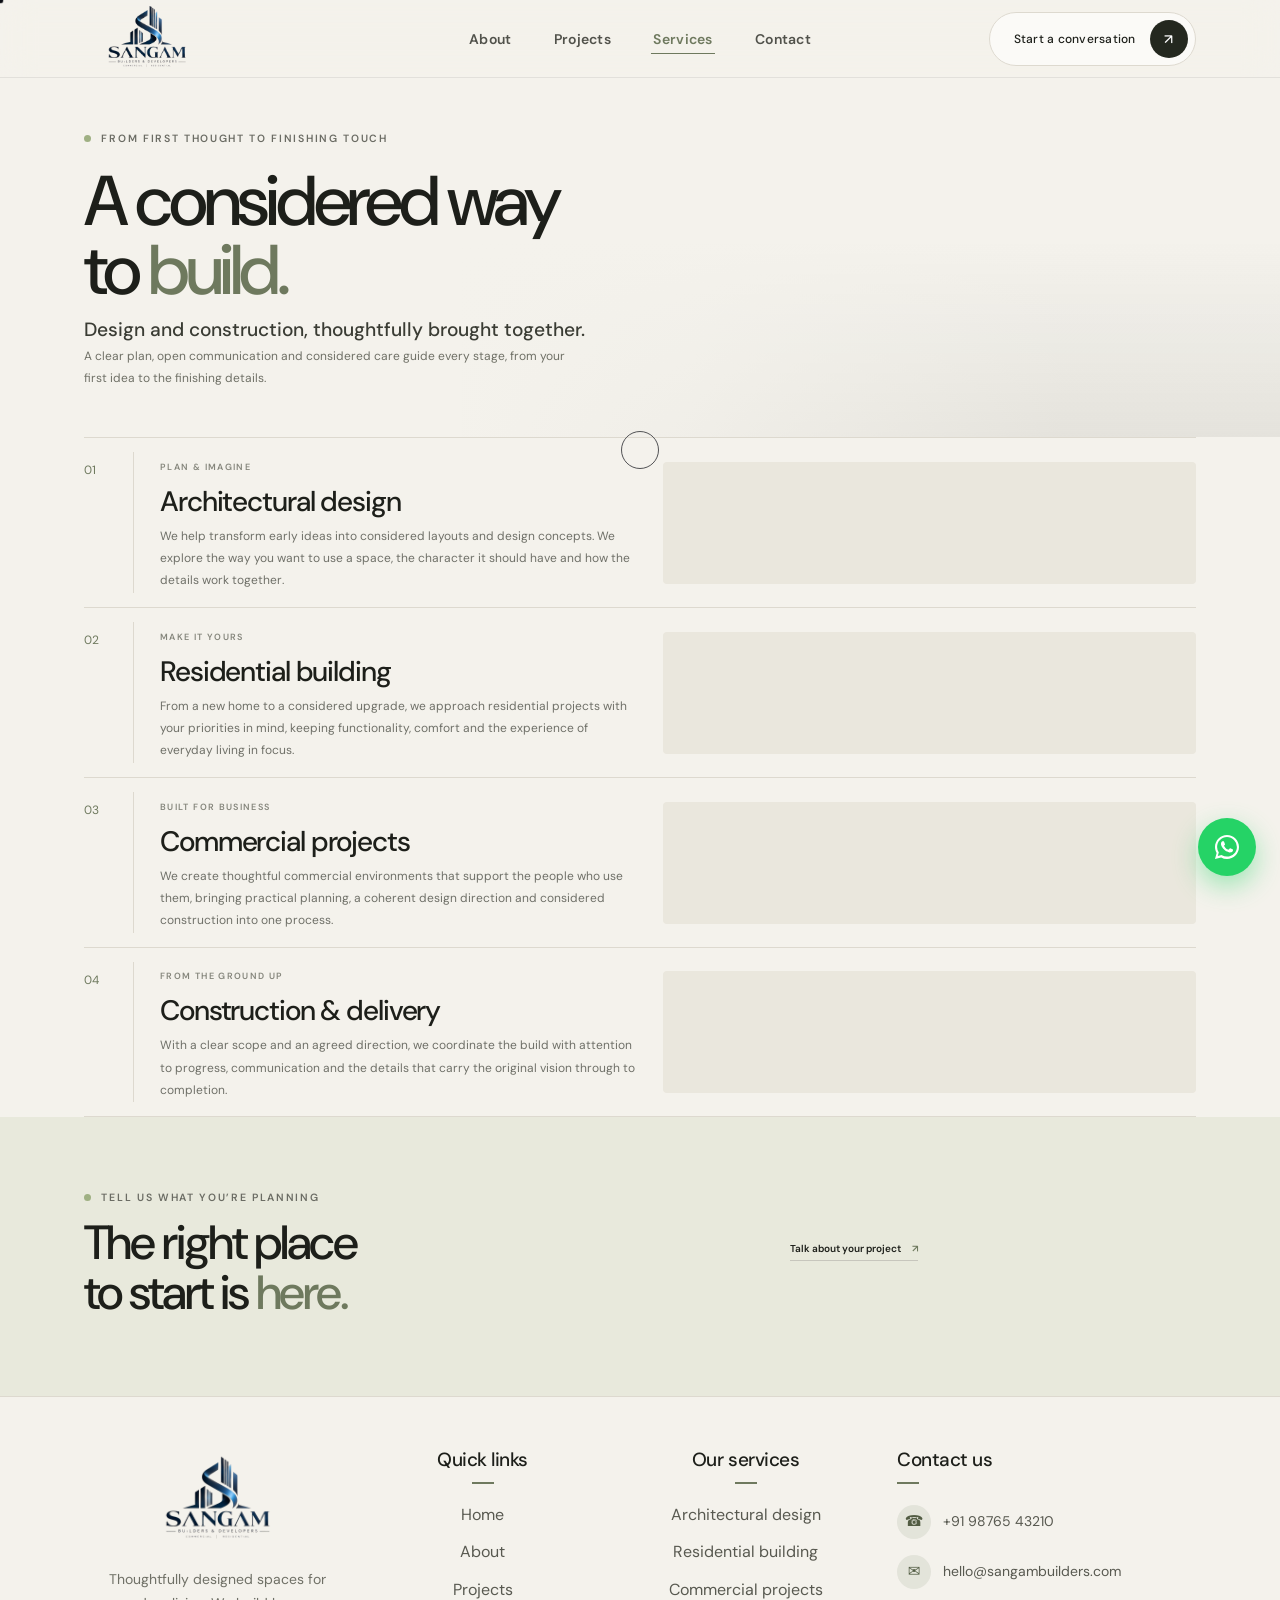
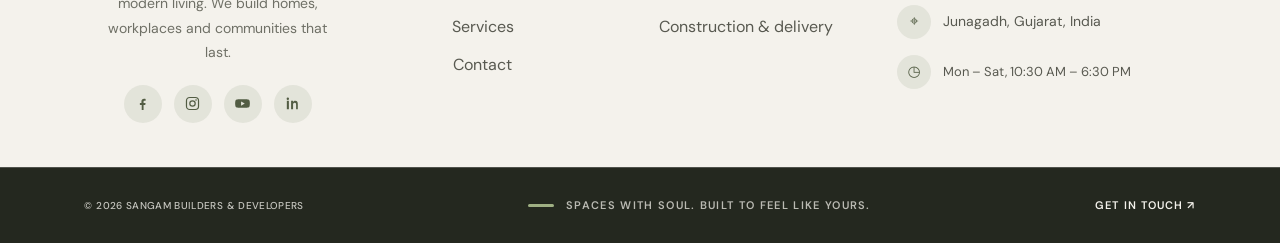
<file: public/services.html>
<!DOCTYPE html>
<html lang="en">
  <head>
    <meta charset="UTF-8" />
    <meta name="viewport" content="width=device-width, initial-scale=1.0" />
    <meta name="theme-color" content="#f4f2ec" />
    <meta name="description" content="Explore Sangam Builders & Developers' residential, commercial, architectural design, and construction services." />
    <title>Services — Sangam Builders & Developers</title>
    <link rel="preconnect" href="https://fonts.googleapis.com" />
    <link rel="preconnect" href="https://fonts.gstatic.com" crossorigin />
    <link href="https://fonts.googleapis.com/css2?family=Cormorant+Garamond:ital,wght@0,400;0,500;0,600;1,500&family=DM+Sans:wght@400;500;600;700&display=swap" rel="stylesheet" />
    <link rel="stylesheet" href="./styles.css" />
    <script src="./script.js" defer></script>
  </head>
  <body>
    <a class="skip-link" href="#main">Skip to content</a>
    <div class="scroll-progress" aria-hidden="true"></div>
    <header class="header">
      <a class="brand" href="./index.html" aria-label="Sangam Builders & Developers home">
        <img class="brand__logo" src="./img/Sangam_Builders_Luxury_Wall_Sign-removebg-preview.png" alt="Sangam Builders & Developers" />
      </a>
      <button class="menu-toggle" type="button" aria-expanded="false" aria-controls="primary-nav" aria-label="Open navigation">
        <span></span><span></span>
      </button>
      <nav class="nav" id="primary-nav" aria-label="Main navigation">
        <a href="./about.html">About</a>
        <a href="./projects.html">Projects</a>
        <a href="./services.html" aria-current="page">Services</a>
        <a href="./contact.html">Contact</a>
      </nav>
      <a class="header__cta pill-btn pill-btn--light" href="./contact.html" data-magnetic="0.25">
        <span>Start a conversation</span>
        <span class="pill-btn__ico" aria-hidden="true">↗</span>
      </a>
    </header>
    <main id="main">
      <section class="inner-hero inner-hero--compact service-hero" aria-labelledby="page-title">
        <div class="service-hero__copy">
          <span class="eyebrow reveal"><span class="live-dot"></span> From first thought to finishing touch</span>
          <h1 id="page-title" class="reveal" style="--delay:80ms">A considered way<br />to <em>build.</em></h1>
          <p class="service-hero__subtitle reveal" style="--delay:140ms">Design and construction, thoughtfully brought together.</p>
          <p class="reveal" style="--delay:190ms">A clear plan, open communication and considered care guide every stage, from your first idea to the finishing details.</p>
        </div>
        <div class="service-hero__image" role="img" aria-label="Contemporary home with warm timber and natural stone"></div>
      </section>
      <section class="services-list" aria-label="Our services">
        <article class="service-item reveal"><span class="service-item__number">01</span><div class="service-item__copy"><span class="eyebrow">PLAN &amp; IMAGINE</span><h2>Architectural design</h2><p>We help transform early ideas into considered layouts and design concepts. We explore the way you want to use a space, the character it should have and how the details work together.</p></div><a class="service-item__image service-item__image--design" href="./contact.html" aria-label="Enquire about architectural design"></a></article>
        <article class="service-item reveal" style="--delay:70ms"><span class="service-item__number">02</span><div class="service-item__copy"><span class="eyebrow">MAKE IT YOURS</span><h2>Residential building</h2><p>From a new home to a considered upgrade, we approach residential projects with your priorities in mind, keeping functionality, comfort and the experience of everyday living in focus.</p></div><a class="service-item__image service-item__image--residential" href="./contact.html" aria-label="Enquire about residential building"></a></article>
        <article class="service-item reveal" style="--delay:140ms"><span class="service-item__number">03</span><div class="service-item__copy"><span class="eyebrow">BUILT FOR BUSINESS</span><h2>Commercial projects</h2><p>We create thoughtful commercial environments that support the people who use them, bringing practical planning, a coherent design direction and considered construction into one process.</p></div><a class="service-item__image service-item__image--commercial" href="./contact.html" aria-label="Enquire about commercial construction"></a></article>
        <article class="service-item reveal" style="--delay:210ms"><span class="service-item__number">04</span><div class="service-item__copy"><span class="eyebrow">FROM THE GROUND UP</span><h2>Construction &amp; delivery</h2><p>With a clear scope and an agreed direction, we coordinate the build with attention to progress, communication and the details that carry the original vision through to completion.</p></div><a class="service-item__image service-item__image--construction" href="./contact.html" aria-label="Enquire about construction and delivery"></a></article>
      </section>
      <section class="page-cta service-cta">
        <div class="service-cta__copy">
          <span class="eyebrow reveal"><span class="live-dot"></span> Tell us what you’re planning</span>
          <h2 class="reveal" style="--delay:80ms">The right place<br />to start is <span>here.</span></h2>
        </div>
        <a class="text-link reveal" style="--delay:160ms" href="./contact.html">Talk about your project <span aria-hidden="true">↗</span></a>
      </section>
    </main>
    <footer class="site-footer site-footer--redesign">
      <div class="site-footer__main">
        <div class="site-footer__brand-column">
          <a class="footer__brand" href="./index.html" aria-label="Sangam Builders & Developers home"><img class="footer__logo" src="./img/Sangam_Builders_Luxury_Wall_Sign-removebg-preview.png" alt="" /></a>
          <p>Thoughtfully designed spaces for modern living. We build homes, workplaces and communities that last.</p>
          <ul class="site-footer__social" aria-label="Social media">
            <li>
              <a href="#" aria-label="Facebook">
                <svg viewBox="0 0 24 24" width="17" height="17" fill="currentColor" aria-hidden="true"><path d="M13.5 21v-7h2.4l.4-2.8h-2.8V9.4c0-.8.2-1.4 1.4-1.4h1.5V5.5c-.3 0-1.2-.1-2.2-.1-2.2 0-3.7 1.3-3.7 3.8v2H8.3V14h2.6v7h2.6z"/></svg>
              </a>
            </li>
            <li>
              <a href="#" aria-label="Instagram">
                <svg viewBox="0 0 24 24" width="17" height="17" fill="none" stroke="currentColor" stroke-width="1.7" aria-hidden="true"><rect x="3.5" y="3.5" width="17" height="17" rx="4.5"/><circle cx="12" cy="12" r="3.8"/><circle cx="17" cy="7" r="1.1" fill="currentColor" stroke="none"/></svg>
              </a>
            </li>
            <li>
              <a href="#" aria-label="YouTube">
                <svg viewBox="0 0 24 24" width="17" height="17" fill="currentColor" aria-hidden="true"><path d="M22 8.2a2.6 2.6 0 0 0-1.8-1.8C18.6 6 12 6 12 6s-6.6 0-8.2.4A2.6 2.6 0 0 0 2 8.2 27 27 0 0 0 1.6 12 27 27 0 0 0 2 15.8a2.6 2.6 0 0 0 1.8 1.8C5.4 18 12 18 12 18s6.6 0 8.2-.4a2.6 2.6 0 0 0 1.8-1.8A27 27 0 0 0 22.4 12 27 27 0 0 0 22 8.2zM10 15V9l5.2 3L10 15z"/></svg>
              </a>
            </li>
            <li>
              <a href="#" aria-label="LinkedIn">
                <svg viewBox="0 0 24 24" width="17" height="17" fill="currentColor" aria-hidden="true"><path d="M6.9 8.2H4V20h2.9V8.2zM5.4 3.5a1.7 1.7 0 1 0 0 3.4 1.7 1.7 0 0 0 0-3.4zM20 20h-2.9v-5.9c0-1.4 0-3.2-2-3.2s-2.3 1.5-2.3 3.1V20H10V8.2h2.8v1.6h.1c.4-.7 1.3-1.6 2.9-1.6 3.1 0 3.7 2 3.7 4.7V20z"/></svg>
              </a>
            </li>
          </ul>
        </div>
        <nav class="site-footer__column" aria-label="Quick links">
          <h2>Quick links</h2><a href="./index.html">Home <span aria-hidden="true">↗</span></a><a href="./about.html">About <span aria-hidden="true">↗</span></a><a href="./projects.html">Projects <span aria-hidden="true">↗</span></a><a href="./services.html">Services <span aria-hidden="true">↗</span></a><a href="./contact.html">Contact <span aria-hidden="true">↗</span></a>
        </nav>
        <nav class="site-footer__column" aria-label="Our services">
          <h2>Our services</h2><a href="./services.html">Architectural design <span aria-hidden="true">↗</span></a><a href="./services.html">Residential building <span aria-hidden="true">↗</span></a><a href="./services.html">Commercial projects <span aria-hidden="true">↗</span></a><a href="./services.html">Construction &amp; delivery <span aria-hidden="true">↗</span></a>
        </nav>
        <div class="site-footer__column site-footer__contact">
          <h2>Contact us</h2><a href="tel:+919876543210"><span class="site-footer__contact-icon" aria-hidden="true">☎</span><span>+91 98765 43210</span></a><a href="mailto:hello@sangambuilders.com"><span class="site-footer__contact-icon" aria-hidden="true">✉</span><span>hello@sangambuilders.com</span></a><a href="https://maps.google.com/?q=Zanzarda+Road%2C+Near+Bypass+Chokdi%2C+Junagadh" target="_blank" rel="noopener noreferrer"><span class="site-footer__contact-icon" aria-hidden="true">⌖</span><span>Junagadh, Gujarat, India</span></a><span class="site-footer__hours"><span class="site-footer__contact-icon" aria-hidden="true">◷</span><span>Mon – Sat, 10:30 AM – 6:30 PM</span></span>
        </div>
      </div>
      <div class="site-footer__bottom">
        <span class="footer__copyright">© <span id="current-year">2026</span> Sangam Builders &amp; Developers</span><span class="site-footer__bottom-tagline"><span aria-hidden="true"></span> Spaces with soul. Built to feel like yours.</span><a href="mailto:hello@sangambuilders.com">Get in touch ↗</a>
      </div>
    </footer>
    <a class="whatsapp-float" href="https://wa.me/919876543210?text=Hi%20Sangam%20Builders%2C%20I%27d%20like%20to%20discuss%20a%20project." target="_blank" rel="noopener noreferrer" aria-label="Chat with us on WhatsApp">
      <span class="whatsapp-float__label">Chat with us</span>
      <svg viewBox="0 0 32 32" width="30" height="30" fill="currentColor" aria-hidden="true"><path d="M16.001 3.2C9.065 3.2 3.2 9.065 3.2 16c0 2.262.602 4.47 1.744 6.414L3.2 28.8l6.54-1.714A12.74 12.74 0 0 0 16 28.8C22.935 28.8 28.8 22.935 28.8 16S22.935 3.2 16.001 3.2zm0 23.04a10.6 10.6 0 0 1-5.4-1.477l-.387-.23-4.012 1.052 1.07-3.91-.252-.401A10.56 10.56 0 0 1 5.44 16c0-5.83 4.73-10.56 10.56-10.56 2.82 0 5.47 1.098 7.465 3.093A10.49 10.49 0 0 1 26.56 16c0 5.83-4.73 10.24-10.56 10.24zm5.797-7.9c-.317-.159-1.877-.926-2.168-1.032-.29-.106-.502-.159-.714.16-.211.317-.82 1.03-1.005 1.242-.185.212-.37.238-.687.08-.317-.16-1.34-.494-2.552-1.575-.943-.841-1.58-1.88-1.765-2.197-.185-.317-.02-.489.14-.647.144-.143.317-.37.476-.555.159-.185.211-.317.317-.529.106-.212.053-.397-.026-.556-.08-.159-.714-1.72-.978-2.356-.257-.618-.519-.534-.714-.544l-.608-.011c-.212 0-.555.08-.846.397-.29.317-1.11 1.085-1.11 2.646 0 1.561 1.136 3.069 1.295 3.281.159.212 2.236 3.414 5.417 4.787.757.327 1.348.522 1.808.668.76.242 1.451.208 1.998.126.61-.091 1.877-.767 2.142-1.508.264-.741.264-1.376.185-1.508-.079-.132-.29-.212-.608-.37z"/></svg>
    </a>
  </body>
</html>
</file>
<file: public/styles.css>
/* =========================================================================
   SANGAM BUILDERS & DEVELOPERS — 3D Experience
   A warm, editorial design system with real depth, motion and
   a distinct treatment for every section.
   ========================================================================= */

@import url('https://fonts.googleapis.com/css2?family=Cormorant+Garamond:ital,wght@0,400;0,500;0,600;1,500&family=DM+Sans:wght@400;500;600;700&display=swap');

:root {
  color-scheme: light;

  /* Core palette */
  --paper: #f4f2ec;
  --paper-2: #eae7dd;
  --ink: #1d1f1a;
  --ink-soft: #3a3c34;
  --muted: #6f7066;
  --line: #ddd9cf;
  --olive: #6e795e;
  --olive-deep: #525c43;
  --olive-bright: #9fb083;
  --sand: #cdbfa6;
  --clay: #b98b63;
  --glass: #8fb0ab;

  /* Dark mood (used by charcoal sections) */
  --coal: #24281f;
  --coal-2: #2e332a;

  --container: 1600px;
  /* One shared horizontal gutter so every section lines up to the same edge */
  --gutter: clamp(24px, 6.6vw, 112px);
  --page-gutter: max(var(--gutter), calc((100vw - var(--container)) / 2 + var(--gutter)));
  --font: "DM Sans", system-ui, sans-serif;
  --font-serif: "Cormorant Garamond", Georgia, "Times New Roman", serif;

  --ease: cubic-bezier(0.22, 0.75, 0.3, 1);
  --ease-out: cubic-bezier(0.16, 1, 0.3, 1);

  font-family: var(--font);
  font-optical-sizing: auto;
  font-synthesis: none;
  text-rendering: optimizeLegibility;
  -webkit-font-smoothing: antialiased;
  -moz-osx-font-smoothing: grayscale;
  scroll-behavior: smooth;
  scroll-padding-top: 90px;
}

* {
  box-sizing: border-box;
}

body {
  margin: 0;
  background: var(--paper);
  color: var(--ink);
  overflow-x: hidden;
}

a {
  color: inherit;
  text-decoration: none;
}

button {
  font: inherit;
}

img {
  max-width: 100%;
}

::selection {
  background: #d4ddc3;
  color: var(--ink);
}

::-webkit-scrollbar {
  width: 10px;
}

::-webkit-scrollbar-track {
  background: var(--paper-2);
}

::-webkit-scrollbar-thumb {
  background: #c3c0b4;
  border-radius: 10px;
}

::-webkit-scrollbar-thumb:hover {
  background: var(--olive);
}

.skip-link {
  position: fixed;
  z-index: 100;
  top: 12px;
  left: 12px;
  padding: 12px 16px;
  transform: translateY(-180%);
  background: #fff;
  border-radius: 8px;
}

.skip-link:focus {
  transform: translateY(0);
}

/* ---------- Scroll progress bar ---------- */
.scroll-progress {
  position: fixed;
  z-index: 60;
  top: 0;
  left: 0;
  height: 3px;
  width: 0%;
  background: linear-gradient(90deg, var(--olive), var(--olive-bright));
  box-shadow: 0 0 12px rgb(110 121 94 / 45%);
}

/* ---------- Custom cursor ---------- */
.cursor-dot,
.cursor-ring {
  position: fixed;
  top: 0;
  left: 0;
  z-index: 90;
  pointer-events: none;
  border-radius: 50%;
  mix-blend-mode: difference;
  will-change: transform;
}

.cursor-dot {
  width: 7px;
  height: 7px;
  background: #fff;
  transform: translate(-50%, -50%);
}

.cursor-ring {
  width: 38px;
  height: 38px;
  border: 1px solid rgb(255 255 255 / 70%);
  transform: translate(-50%, -50%);
  transition: width 220ms var(--ease), height 220ms var(--ease), opacity 220ms var(--ease);
}

.cursor-ring.is-hover {
  width: 62px;
  height: 62px;
  opacity: .6;
}

body.has-cursor {
  cursor: none;
}

body.has-cursor a,
body.has-cursor button {
  cursor: none;
}

@media (hover: none),
(pointer: coarse) {

  .cursor-dot,
  .cursor-ring {
    display: none !important;
  }
}

/* ---------- Header ---------- */
.header {
  position: sticky;
  top: 0;
  z-index: 50;
  display: flex;
  justify-content: space-between;
  align-items: center;
  min-height: 78px;
  padding: 0 var(--page-gutter);
  background: rgb(244 242 236 / 72%);
  backdrop-filter: blur(16px) saturate(140%);
  -webkit-backdrop-filter: blur(16px) saturate(140%);
  border-bottom: 1px solid rgb(29 31 26 / 8%);
}

.header>.brand {
  margin-right: auto;
}

.header>.nav {
  position: absolute;
  left: 50%;
  transform: translateX(-50%);
}

.brand {
  display: block;
  width: 126px;
  flex: none;
}

.brand__logo {
  display: block;
  width: 100%;
  height: 72px;
  object-fit: contain;
}

.nav {
  display: flex;
  justify-content: center;
  gap: clamp(20px, 3vw, 46px);
}

.nav a {
  position: relative;
  font-size: 14px;
  font-weight: 600;
  letter-spacing: .02em;
  color: #51524b;
  padding: 6px 2px;
  transition: color 200ms var(--ease);
}

.nav a::after {
  content: "";
  position: absolute;
  left: 0;
  bottom: 0;
  width: 100%;
  height: 1px;
  background: var(--olive);
  transform: scaleX(0);
  transform-origin: right;
  transition: transform 260ms var(--ease);
}

.nav a:hover::after,
.nav a[aria-current="page"]::after {
  transform: scaleX(1);
  transform-origin: left;
}

.nav a:hover,
.nav a[aria-current="page"] {
  color: var(--olive);
}

.header__cta {
  margin-left: auto;
  display: inline-flex;
  align-items: center;
  gap: 12px;
  font-size: 11px;
  font-weight: 600;
  letter-spacing: .02em;
}

.arrow-icon {
  display: flex;
  align-items: center;
  justify-content: center;
  width: 30px;
  height: 30px;
  border: 1px solid rgb(29 31 26 / 24%);
  border-radius: 50%;
  font-size: 13px;
  transition: background 220ms var(--ease), color 220ms var(--ease), transform 220ms var(--ease);
}

.header__cta:hover .arrow-icon,
.project-link:hover .arrow-icon,
.contact__link:hover .arrow-icon,
.form-submit:hover .arrow-icon {
  transform: translate(3px, -3px) rotate(8deg);
  background: var(--ink);
  color: #fff;
}

.menu-toggle {
  display: none;
}

/* =========================================================================
   HERO — real 3D canvas
   ========================================================================= */
.hero {
  position: relative;
  display: flex;
  align-items: center;
  gap: clamp(24px, 4vw, 56px);
  width: 100%;
  min-height: min(820px, calc(100svh - 78px));
  padding: clamp(40px, 5vw, 64px) var(--gutter) clamp(52px, 5vw, 72px);
  overflow: hidden;
}

.hero__copy {
  position: relative;
  z-index: 3;
  flex: 1 1 0;
  min-width: 0;
}

/* ---------- Hero decorative backdrop ---------- */
.hero__orb {
  position: absolute;
  z-index: 0;
  top: 50%;
  right: clamp(-60px, 4vw, 140px);
  width: clamp(380px, 46vw, 680px);
  aspect-ratio: 1;
  transform: translateY(-50%);
  border-radius: 50%;
  background: radial-gradient(circle at 50% 40%, rgb(255 255 255 / 55%) 0%, rgb(234 231 221 / 55%) 48%, rgb(234 231 221 / 0%) 72%);
  pointer-events: none;
}

.hero__leaf {
  position: absolute;
  width: clamp(90px, 10vw, 150px);
  color: var(--olive);
  pointer-events: none;
  animation: leaf-sway 7s var(--ease) infinite;
}

.hero__leaf svg {
  display: block;
  width: 100%;
  filter: drop-shadow(0 12px 22px rgb(45 50 38 / 18%));
}

/* top-left sits behind the copy so it never covers the headline */
.hero__leaf--tl {
  z-index: 1;
  top: -30px;
  left: -40px;
  opacity: .32;
  animation-name: leaf-sway-tl;
}

/* bottom-right drapes over the image corner */
.hero__leaf--br {
  z-index: 4;
  right: -26px;
  bottom: -30px;
  opacity: .55;
  animation-name: leaf-sway-br;
  animation-delay: -3.5s;
}

@keyframes leaf-sway-tl {

  0%,
  100% {
    transform: rotate(-8deg) translateY(0);
  }

  50% {
    transform: rotate(-3deg) translateY(8px);
  }
}

@keyframes leaf-sway-br {

  0%,
  100% {
    transform: rotate(6deg) translateY(0);
  }

  50% {
    transform: rotate(1deg) translateY(-8px);
  }
}

.eyebrow {
  display: inline-flex;
  align-items: center;
  gap: 10px;
  color: #6b6c64;
  font-size: 10.5px;
  font-weight: 600;
  letter-spacing: .16em;
  text-transform: uppercase;
}

.eyebrow--light {
  color: #c0c7b2;
}

.eyebrow__line {
  display: inline-block;
  width: 30px;
  height: 1.5px;
  flex: none;
  background: var(--olive);
}

.live-dot {
  display: inline-block;
  width: 7px;
  height: 7px;
  border-radius: 50%;
  background: var(--olive-bright);
  box-shadow: 0 0 0 0 rgb(159 176 131 / 70%);
  animation: pulse 2.4s var(--ease) infinite;
}

@keyframes pulse {
  0% {
    box-shadow: 0 0 0 0 rgb(159 176 131 / 60%);
  }

  70% {
    box-shadow: 0 0 0 10px rgb(159 176 131 / 0%);
  }

  100% {
    box-shadow: 0 0 0 0 rgb(159 176 131 / 0%);
  }
}

.hero h1 {
  margin: 24px 0 26px;
  font-family: var(--font-serif);
  font-size: clamp(46px, 5vw, 86px);
  font-weight: 600;
  letter-spacing: -.01em;
  line-height: 1.0;
  color: var(--olive-deep);
}

.hero h1 em {
  color: var(--olive);
  font-style: italic;
  font-weight: 600;
}

.contact h2 em {
  color: var(--olive);
  font-style: italic;
  font-weight: 500;
}

/* Per-word reveal */
.reveal-line {
  display: block;
  overflow: hidden;
}

.reveal-word {
  display: inline-block;
  transform: translateY(105%);
  opacity: 0;
}

.is-ready .reveal-word {
  animation: word-up 0.9s var(--ease-out) forwards;
  animation-delay: var(--d, 0ms);
}

@keyframes word-up {
  to {
    transform: translateY(0);
    opacity: 1;
  }
}

.hero__bottom {
  display: flex;
  align-items: center;
  justify-content: space-between;
  width: min(340px, 90%);
}

.hero__bottom p {
  margin: 0;
  color: #5f6058;
  font-size: 12px;
  line-height: 1.85;
}

.round-link {
  display: flex;
  align-items: center;
  justify-content: center;
  width: 46px;
  height: 46px;
  border: 1px solid var(--line);
  border-radius: 50%;
  font-size: 17px;
  transition: border-color 220ms var(--ease), background 220ms var(--ease), color 220ms var(--ease);
  animation: bob 2.6s var(--ease) infinite;
}

.round-link:hover {
  border-color: var(--ink);
  background: var(--ink);
  color: #fff;
}

@keyframes bob {

  0%,
  100% {
    transform: translateY(0);
  }

  50% {
    transform: translateY(5px);
  }
}

/* 3D stage */
.hero-stage {
  position: relative;
  align-self: stretch;
  flex: 1 1 0;
  min-width: 0;
  min-height: clamp(360px, 44vw, 640px);
  border-radius: 24px 0 0 24px;
  overflow: hidden;
  background:
    radial-gradient(120% 90% at 70% 15%, #f3f1ea 0%, #e7e3d7 52%, #d7d2c3 100%);
  box-shadow:
    0 1px 0 rgb(255 255 255 / 60%) inset,
    0 40px 80px -40px rgb(45 50 38 / 40%);
  isolation: isolate;
}

.stage-slides {
  position: absolute;
  inset: 0;
  z-index: 0;
}

.stage-slide {
  position: absolute;
  inset: 0;
  background-size: cover;
  background-position: center center;
  opacity: 0;
  transform: scale(1.08);
  transition: opacity 900ms var(--ease), transform 7s var(--ease-out);
  will-change: opacity, transform;
}

.stage-slide.is-active {
  opacity: 1;
  transform: scale(1.13);
}

.stage-shade {
  position: absolute;
  inset: 0;
  z-index: 1;
  pointer-events: none;
  background: linear-gradient(180deg, rgb(19 29 24 / 4%) 0%, rgb(19 29 24 / 8%) 30%, rgb(19 29 24 / 46%) 100%);
}

@media (prefers-reduced-motion: reduce) {
  .stage-slide,
  .stage-slide.is-active {
    transform: none;
    transition: opacity 300ms linear;
  }
}

.hero-stage__canvas {
  position: absolute;
  inset: 0;
  width: 100%;
  height: 100%;
  display: block;
  touch-action: pan-y;
  cursor: grab;
}

.hero-stage__canvas:active {
  cursor: grabbing;
}

.stage-label {
  position: absolute;
  left: 20px;
  right: 20px;
  z-index: 2;
  display: flex;
  align-items: center;
  justify-content: space-between;
  color: #6e6e66;
  font-size: 8.5px;
  font-weight: 600;
  letter-spacing: .12em;
  pointer-events: none;
}

.stage-label--top {
  top: 18px;
}

.stage-label--bottom {
  bottom: 18px;
}

.stage-label--bottom span:first-child {
  display: flex;
  align-items: center;
  gap: 8px;
  color: #4a4d41;
}

.stage-dot {
  width: 6px;
  height: 6px;
  border-radius: 50%;
  background: var(--olive-bright);
}

.stage-loader {
  position: absolute;
  inset: 0;
  z-index: 3;
  display: flex;
  align-items: center;
  justify-content: center;
  background: #e9e5da;
  transition: opacity 600ms var(--ease), visibility 600ms var(--ease);
}

.stage-loader.is-done {
  opacity: 0;
  visibility: hidden;
}

.stage-loader span {
  font-size: 9px;
  letter-spacing: .25em;
  color: #8b8c82;
  text-transform: uppercase;
}

.stage-loader span::after {
  content: "";
  display: inline-block;
  width: 1em;
  text-align: left;
  animation: dots 1.4s steps(4) infinite;
}

@keyframes dots {
  0% {
    content: "";
  }

  25% {
    content: ".";
  }

  50% {
    content: "..";
  }

  75% {
    content: "...";
  }
}

.side-note {
  position: absolute;
  right: 2%;
  bottom: 44px;
  z-index: 3;
  display: flex;
  flex-direction: column;
  gap: 10px;
  color: #74756d;
  font-size: 8px;
  font-weight: 600;
  letter-spacing: .12em;
  line-height: 1.8;
}

.side-note span:last-child {
  color: var(--olive);
  font-size: 16px;
}

/* =========================================================================
   STATS — animated counters
   ========================================================================= */
.stats {
  width: 100%;
  padding: 70px var(--page-gutter) 82px;
  display: flex;
  flex-wrap: wrap;
  gap: 18px;
}

.stats__intro {
  display: flex;
  flex: 1 0 100%;
  align-items: flex-end;
  justify-content: space-between;
  gap: 32px;
  max-width: var(--container);
  margin: 0 auto 10px;
  padding-bottom: 24px;
  border-bottom: 1px solid var(--line);
}

.stats__heading .eyebrow {
  margin-bottom: 8px;
}

.stats__heading h2 {
  margin: 8px 0 0;
  color: var(--ink);
  font-family: var(--font-serif);
  font-size: clamp(38px, 4.3vw, 58px);
  font-weight: 500;
  letter-spacing: -.04em;
  line-height: .98;
}

.stats__heading h2 em {
  color: var(--olive);
  font-weight: 500;
}

.stats__intro>p {
  max-width: 340px;
  margin: 0 0 6px;
  color: var(--muted);
  font-size: 12px;
  line-height: 1.9;
}

.stat {
  position: relative;
  display: flex;
  flex: 1 1 calc(25% - 14px);
  flex-direction: column;
  align-items: center;
  min-width: 0;
  gap: 12px;
  padding: 28px 18px;
  border: 1px solid var(--line);
  border-radius: 16px;
  background: var(--paper-2);
  text-align: center;
  box-shadow: 0 16px 34px -30px rgb(45 50 38 / 55%);
  transition: transform 300ms var(--ease), box-shadow 300ms var(--ease);
}

.stat:hover {
  transform: translateY(-5px);
  box-shadow: 0 22px 40px -28px rgb(45 50 38 / 48%);
}

.stat__num {
  font-size: clamp(38px, 4.4vw, 62px);
  font-weight: 500;
  letter-spacing: -.04em;
  line-height: 1;
}

.stat__num span {
  color: var(--olive);
}

.stat__icon {
  display: flex;
  align-items: center;
  justify-content: center;
  flex: none;
  width: 42px;
  height: 42px;
  padding: 9px;
  border: 1px solid rgb(110 121 94 / 22%);
  border-radius: 50%;
  background: rgb(255 255 255 / 55%);
  color: var(--olive);
  animation: stat-icon-float 3.6s ease-in-out infinite;
}

.stat:nth-child(2) .stat__icon {
  animation-delay: .35s;
}

.stat:nth-child(3) .stat__icon {
  animation-delay: .7s;
}

.stat:nth-child(4) .stat__icon {
  animation-delay: 1.05s;
}

.stat__icon svg {
  width: 100%;
  height: 100%;
}

.stat__label {
  max-width: 240px;
  margin: 0;
  color: var(--muted);
  font-size: 10.5px;
  letter-spacing: .03em;
  line-height: 1.65;
}

.stat:nth-child(2n + 3) {
  border-color: var(--coal);
  background: var(--coal);
  color: #f3f1ea;
}

.stat:nth-child(2n + 3) .stat__icon {
  border-color: rgb(159 176 131 / 28%);
  background: rgb(255 255 255 / 7%);
  color: var(--olive-bright);
}

.stat:nth-child(2n + 3) .stat__num span {
  color: var(--olive-bright);
}

.stat:nth-child(2n + 3) .stat__label {
  color: #c3c4ba;
}

@keyframes stat-icon-float {

  0%,
  100% {
    transform: translateY(0);
  }

  50% {
    transform: translateY(-5px);
  }
}

/* =========================================================================
   Section scaffolding
   ========================================================================= */
.section-index {
  color: #87887f;
  font-size: 10px;
  font-weight: 600;
  letter-spacing: .15em;
  text-transform: uppercase;
}

.section-index>span {
  color: var(--olive);
}

.section-index--light {
  color: #a4a598;
}

.section-index--light>span {
  color: var(--olive-bright);
}

.wrap {
  width: min(100%, var(--container));
  margin-inline: auto;
}

.pad {
  padding-inline: var(--gutter);
}

/* ---------- Build film (video) ---------- */
.build-film {
  width: min(100%, var(--container));
  margin-inline: auto;
  padding: 70px var(--gutter) 84px;
}

.build-film__content {
  display: flex;
  align-items: center;
  margin-top: 30px;
  gap: 7%;
}

.build-film__content> :first-child {
  flex: .72 1 0;
  min-width: 0;
}

.build-film__content>.video-frame {
  flex: 1.28 1 0;
  min-width: 0;
}

.build-film__content h2 {
  margin: 18px 0 13px;
  font-size: clamp(36px, 4.5vw, 58px);
  font-weight: 500;
  letter-spacing: -.045em;
  line-height: 1.08;
}

.build-film__content h2 span {
  color: var(--olive);
}

.build-film__content p {
  max-width: 335px;
  color: #5f6058;
  font-size: 11.5px;
  line-height: 1.9;
}

.video-frame {
  position: relative;
  align-self: center;
  border-radius: 18px;
  padding: 10px;
  background: linear-gradient(160deg, #fff 0%, #e9e6db 100%);
  box-shadow: 0 30px 60px -34px rgb(45 50 38 / 50%);
  transform-style: preserve-3d;
  will-change: transform;
}

.build-film__video {
  display: block;
  width: auto;
  max-width: 100%;
  height: min(560px, 70svh);
  aspect-ratio: 9 / 16;
  border-radius: 10px;
  background: var(--coal);
  object-fit: cover;
}

.video-frame__tag {
  position: absolute;
  top: 22px;
  left: 22px;
  display: flex;
  align-items: center;
  gap: 7px;
  padding: 7px 12px;
  border-radius: 40px;
  background: rgb(29 31 26 / 60%);
  color: #fff;
  font-size: 8px;
  font-weight: 600;
  letter-spacing: .12em;
  backdrop-filter: blur(6px);
}

.video-frame__tag .live-dot {
  background: #e06b4a;
}

/* ---------- Intro / approach ---------- */
.intro {
  width: 100%;
  padding: 86px var(--page-gutter) 96px;
  border-top: 1px solid var(--line);
}

.intro__content {
  display: flex;
  align-items: flex-end;
  margin-top: 38px;
  gap: 80px;
}

.intro__content> :first-child {
  flex: 1.2 1 0;
  min-width: 0;
}

.intro__aside {
  flex: .8 1 0;
  min-width: 0;
}

.intro h2 {
  margin: 0;
  font-size: clamp(39px, 5vw, 68px);
  font-weight: 500;
  letter-spacing: -.045em;
  line-height: 1.1;
}

.intro h2 span {
  color: var(--olive);
}

.intro__aside p {
  max-width: 350px;
  margin: 0 0 20px;
  color: #5f6058;
  font-size: 12px;
  line-height: 1.9;
}

.text-link {
  display: inline-flex;
  align-items: center;
  gap: 11px;
  padding-bottom: 5px;
  border-bottom: 1px solid #c7c6bd;
  font-size: 10px;
  font-weight: 600;
  transition: gap 220ms var(--ease);
}

.text-link:hover {
  gap: 18px;
}

.text-link span {
  color: var(--olive);
}

/* =========================================================================
   MARQUEE
   ========================================================================= */
.marquee {
  padding: 26px 0;
  border-block: 1px solid var(--line);
  overflow: hidden;
  background: var(--paper-2);
}

.marquee__track {
  display: flex;
  width: max-content;
  gap: 54px;
  animation: marquee 26s linear infinite;
}

.marquee:hover .marquee__track {
  animation-play-state: paused;
}

.marquee__track span {
  display: inline-flex;
  align-items: center;
  gap: 54px;
  font-size: clamp(24px, 3vw, 42px);
  font-weight: 500;
  letter-spacing: -.03em;
  color: var(--ink);
  white-space: nowrap;
}

.marquee__track span::after {
  content: "✦";
  color: var(--olive-bright);
  font-size: .6em;
}

@keyframes marquee {
  to {
    transform: translateX(-50%);
  }
}

/* =========================================================================
   PROJECT — parallax dark showcase
   ========================================================================= */
.project {
  position: relative;
  display: flex;
  width: 100%;
  min-height: 540px;
  background: var(--coal);
  overflow: hidden;
}

.project__media,
.project__body {
  flex: 1 1 50%;
  min-width: 0;
}

.project__media {
  position: relative;
  overflow: hidden;
}

.project__image {
  position: absolute;
  inset: -12% 0;
  background-color: #c2bfaa;
  background-image:
    linear-gradient(180deg, rgb(20 28 24 / 0%) 55%, rgb(20 28 24 / 35%) 100%),
    url("https://images.unsplash.com/photo-1600607687939-ce8a6c25118c?auto=format&fit=crop&w=1400&q=85");
  background-position: center;
  background-size: cover;
  will-change: transform;
}

.project__body {
  display: flex;
  flex-direction: column;
  justify-content: space-between;
  padding: 40px clamp(24px, 6vw, 86px);
  color: #f3f1ea;
}

.project__copy {
  padding: 48px 0;
}

.project h2 {
  margin: 18px 0;
  font-size: clamp(42px, 5vw, 70px);
  font-weight: 500;
  letter-spacing: -.045em;
  line-height: 1.0;
}

.period {
  color: var(--olive-bright);
}

.project__description {
  max-width: 360px;
  margin: 0 0 28px;
  color: #c3c4ba;
  font-size: 12.5px;
  line-height: 1.85;
}

.project-link {
  display: inline-flex;
  align-items: center;
  gap: 18px;
  font-size: 10px;
  font-weight: 550;
}

.project-link .arrow-icon {
  border-color: rgb(255 255 255 / 35%);
}

.project__foot {
  display: flex;
  justify-content: space-between;
  gap: 12px;
  padding-top: 18px;
  border-top: 1px solid rgb(255 255 255 / 16%);
  color: #adafa4;
  font-size: 9.5px;
  font-weight: 600;
  letter-spacing: .12em;
}

/* =========================================================================
   CRAFT — 3D tilt cards
   ========================================================================= */
.craft {
  width: min(100%, var(--container));
  margin-inline: auto;
  padding: 92px var(--gutter) 104px;
}

.craft__grid {
  display: flex;
  gap: 9%;
  margin-top: 44px;
}

.craft__heading {
  flex: .82 1 0;
  min-width: 0;
}

.craft__list {
  flex: 1.18 1 0;
  min-width: 0;
}

.craft h2 {
  margin: 0;
  font-size: clamp(39px, 4vw, 56px);
  font-weight: 500;
  letter-spacing: -.045em;
  line-height: 1.1;
}

.craft h2 span {
  color: var(--olive);
}

.craft__heading p {
  max-width: 290px;
  margin-top: 22px;
  color: #5f6058;
  font-size: 12px;
  line-height: 1.9;
}

.craft__list {
  display: flex;
  flex-direction: column;
  gap: 18px;
}

.tilt {
  perspective: 900px;
}

.craft-card {
  position: relative;
  display: flex;
  align-items: center;
  gap: 18px;
  padding: 26px 24px;
  border: 1px solid var(--line);
  border-radius: 16px;
  background: linear-gradient(150deg, #fbfaf6, #efece2);
  box-shadow: 0 14px 30px -24px rgb(45 50 38 / 55%);
  transform-style: preserve-3d;
  transition: box-shadow 300ms var(--ease);
  will-change: transform;
}

.craft-card__number {
  flex: 0 0 44px;
}

.craft-card>div {
  flex: 1 1 auto;
  min-width: 0;
}

.craft-card__arrow {
  flex: 0 0 24px;
  text-align: center;
}

.craft-card:hover {
  box-shadow: 0 26px 46px -24px rgb(45 50 38 / 55%);
}

.craft-card>* {
  transform: translateZ(26px);
}

.craft-card__number {
  align-self: start;
  font-size: 11px;
  font-weight: 600;
  color: var(--olive);
  padding-top: 3px;
}

.craft-card h3 {
  margin: 0 0 6px;
  font-size: 14px;
  font-weight: 600;
}

.craft-card p {
  margin: 0;
  color: var(--muted);
  font-size: 10.5px;
  line-height: 1.75;
}

.craft-card__arrow {
  color: #78796f;
  font-size: 15px;
  transition: transform 240ms var(--ease), color 240ms var(--ease);
}

.craft-card:hover .craft-card__arrow {
  transform: translate(3px, -3px);
  color: var(--olive);
}

/* =========================================================================
   CONTACT + footer
   ========================================================================= */
.contact {
  position: relative;
  isolation: isolate;
  display: flex;
  align-items: center;
  min-height: clamp(540px, 48vw, 720px);
  overflow: hidden;
  width: 100%;
  padding: 80px var(--page-gutter);
  background: var(--paper);
}

.contact::before {
  position: absolute;
  z-index: -2;
  inset: 0;
  content: "";
  background-image:
    linear-gradient(90deg, var(--paper) 0%, rgb(244 242 236 / 98%) 30%, rgb(244 242 236 / 82%) 47%, rgb(244 242 236 / 14%) 72%, rgb(244 242 236 / 4%) 100%),
    linear-gradient(0deg, rgb(29 31 26 / 12%), transparent 26%, transparent 78%, rgb(244 242 236 / 18%)),
    url("https://images.unsplash.com/photo-1600607687939-ce8a6c25118c?auto=format&fit=crop&w=2200&q=90");
  background-position: center, center, center 55%;
  background-size: cover;
  transform: scale(1.02);
}

.contact::after {
  position: absolute;
  z-index: -1;
  inset: 0;
  content: "";
  pointer-events: none;
  background-image:
    linear-gradient(90deg, transparent calc(var(--page-gutter) - 1px), rgb(110 121 94 / 10%) var(--page-gutter), transparent calc(var(--page-gutter) + 1px)),
    linear-gradient(0deg, transparent 49.9%, rgb(110 121 94 / 8%) 50%, transparent 50.1%);
}

.contact__main {
  width: 100%;
  max-width: var(--container);
  margin-inline: auto;
}

.contact h2 {
  max-width: 780px;
  margin: 28px 0 30px;
  color: var(--ink);
  font-size: clamp(58px, 8vw, 124px);
  font-weight: 600;
  letter-spacing: -.075em;
  line-height: .86;
}

.contact h2 em {
  color: var(--olive-deep);
  font-style: normal;
}

.contact__link {
  display: inline-flex;
  align-items: center;
  gap: 18px;
  font-size: 13px;
  font-weight: 600;
}

.contact__link .arrow-icon {
  width: 52px;
  height: 52px;
  border-color: var(--olive);
  font-size: 19px;
}

.contact__link:hover .arrow-icon {
  transform: translateX(4px);
  background: var(--olive-deep);
}

.footer {
  display: flex;
  justify-content: space-between;
  align-items: center;
  gap: clamp(20px, 3vw, 48px);
  min-height: 84px;
  padding-top: 14px;
  border-top: 1px solid #d6d4cb;
}

.footer {
  width: min(100%, var(--container));
  margin-inline: auto;
  padding: 14px var(--gutter) 0;
}

.footer__brand {
  display: block;
  width: 108px;
  flex: none;
}

.footer__logo {
  display: block;
  width: 100%;
  height: 66px;
  object-fit: contain;
}

.footer>span,
.footer>a:not(.footer__brand) {
  font-size: 9.5px;
  font-weight: 600;
  letter-spacing: .08em;
}

.footer>span:nth-child(2) {
  color: #6c6d65;
  font-weight: 500;
  letter-spacing: .01em;
}

.footer__copyright {
  margin-left: auto;
  color: #82837b;
  text-align: right;
}

.footer a:hover {
  color: var(--olive);
}

/* =========================================================================
   INNER PAGES
   ========================================================================= */
.inner-hero,
.content-section,
.values-section,
.projects-grid,
.services-list,
.contact-page,
.site-footer,
.page-cta {
  width: min(100%, var(--container));
  margin-inline: auto;
}

.inner-hero {
  padding: 92px var(--gutter) 66px;
}

.inner-hero--compact {
  padding-bottom: 54px;
}

.inner-hero--about {
  position: relative;
  isolation: isolate;
  width: 100%;
  overflow: hidden;
  padding: 78px var(--page-gutter) 84px;
  text-align: center;
}

.inner-hero--about::before,
.inner-hero--about::after {
  position: absolute;
  z-index: -1;
  width: clamp(230px, 34vw, 470px);
  aspect-ratio: 1;
  border: 1px solid rgb(110 121 94 / 20%);
  border-radius: 50%;
  content: "";
  pointer-events: none;
}

.inner-hero--about::before {
  left: max(-235px, calc((100vw - var(--container)) / 2 - 330px));
  top: 36%;
}

.inner-hero--about::after {
  right: max(-235px, calc((100vw - var(--container)) / 2 - 330px));
  top: 20%;
}

.inner-hero--about>.eyebrow {
  justify-content: center;
}

.inner-hero--about>.eyebrow::before,
.inner-hero--about>.eyebrow::after {
  width: 34px;
  height: 1px;
  background: var(--line);
  content: "";
}

.inner-hero--about h1 {
  max-width: 1200px;
  margin: 28px auto 14px;
  font-size: clamp(50px, 6.2vw, 88px);
  font-weight: 600;
  letter-spacing: -.065em;
  line-height: .98;
}

.inner-hero.inner-hero--about h1 {
  font-size: clamp(50px, 6.2vw, 88px);
  font-weight: 600;
}

.inner-hero.inner-hero--about h1 em {
  color: var(--olive);
  font-style: normal;
  font-weight: 600;
}

.inner-hero--about .about-hero__subtitle {
  max-width: none;
  margin: 18px auto 8px;
  color: var(--ink-soft);
  font-size: clamp(16px, 1.8vw, 22px);
  font-weight: 500;
}

.inner-hero--about .about-hero__description {
  max-width: 610px;
  margin: 0 auto;
  color: #5f6058;
  font-size: 13px;
  line-height: 1.9;
}

.about-hero__visual {
  position: relative;
  z-index: 1;
  width: min(100%, var(--container));
  height: clamp(300px, 35vw, 500px);
  margin: 30px auto 0;
  overflow: hidden;
  border-radius: 18px;
  background: var(--paper-2);
  box-shadow: 0 40px 70px -44px rgb(45 50 38 / 45%);
  will-change: transform;
}

.about-hero__poster {
  position: absolute;
  inset: 0;
  width: 100%;
  height: 100%;
  object-fit: cover;
  object-position: center 55%;
  transition: opacity 350ms var(--ease);
}

.about-hero__video {
  position: absolute;
  z-index: 1;
  inset: 0;
  display: block;
  width: 100%;
  height: 100%;
  opacity: 0;
  object-fit: cover;
  object-position: center 55%;
  transition: opacity 350ms var(--ease);
}

.about-hero__visual.has-started .about-hero__video {
  opacity: 1;
}

.about-hero__visual.has-started .about-hero__poster {
  opacity: 0;
}

.about-hero__play {
  position: absolute;
  z-index: 2;
  top: 50%;
  left: 50%;
  display: flex;
  flex-direction: column;
  align-items: center;
  gap: 10px;
  padding: 0;
  border: 0;
  background: transparent;
  color: #fff;
  cursor: pointer;
  text-shadow: 0 2px 14px rgb(0 0 0 / 48%);
  transform: translate(-50%, -50%);
  transition: opacity 220ms var(--ease), transform 220ms var(--ease);
}

.about-hero__play svg {
  width: 62px;
  height: 62px;
  padding: 19px;
  border-radius: 50%;
  background: rgb(255 255 255 / 92%);
  color: var(--olive-deep);
  filter: drop-shadow(0 8px 20px rgb(0 0 0 / 16%));
  transition: transform 220ms var(--ease), background 220ms var(--ease);
}

.about-hero__play:hover svg {
  transform: scale(1.08);
  background: #fff;
}

.about-hero__play span {
  font-size: 10px;
  font-weight: 600;
  letter-spacing: .2em;
  text-transform: uppercase;
}

.about-hero__visual.is-playing .about-hero__play {
  opacity: 0;
  pointer-events: none;
}

.about-hero__play:disabled {
  cursor: not-allowed;
}

.about-hero__marker {
  position: absolute;
  bottom: 30px;
  left: 50%;
  width: 1px;
  height: 26px;
  background: var(--line);
}

.about-hero__marker::after {
  position: absolute;
  bottom: 0;
  left: 50%;
  width: 10px;
  height: 10px;
  border: 1px solid var(--olive);
  border-radius: 50%;
  background: var(--paper);
  content: "";
  transform: translate(-50%, 50%);
}

.inner-hero h1,
.contact-page h1 {
  margin: 26px 0 18px;
  font-size: clamp(56px, 8vw, 104px);
  font-weight: 500;
  letter-spacing: -.05em;
  line-height: 1.04;
}

.inner-hero h1 em,
.contact-page h1 em {
  color: var(--olive);
  font-style: italic;
  font-weight: 500;
}

.inner-hero>p,
.contact-page__intro>p {
  max-width: 500px;
  color: #5f6058;
  font-size: 13px;
  line-height: 1.9;
}

.inner-hero__image {
  position: relative;
  min-height: 360px;
  margin-top: 38px;
  border-radius: 18px;
  overflow: hidden;
  background-color: #cbc9bb;
  background-position: center 55%;
  background-size: cover;
  box-shadow: 0 40px 70px -44px rgb(45 50 38 / 45%);
}

.inner-hero__image::after {
  content: "";
  position: absolute;
  inset: 0;
  background: linear-gradient(120deg, rgb(33 38 31 / 12%), transparent 60%);
}

.inner-hero__image--about {
  background-image: url("https://images.unsplash.com/photo-1600607687939-ce8a6c25118c?auto=format&fit=crop&w=1800&q=85");
}

.content-section {
  width: 100%;
  padding: 60px var(--page-gutter) 90px;
  border-top: 1px solid var(--line);
}

.content-section__grid {
  display: flex;
  align-items: flex-start;
  gap: 9%;
  margin-top: 38px;
}

.content-section__grid>h2 {
  flex: 1.1 1 0;
  min-width: 0;
}

.content-copy {
  flex: .9 1 0;
  min-width: 0;
}

.content-section__grid>h2,
.page-cta h2 {
  margin: 0;
  font-size: clamp(40px, 5vw, 66px);
  font-weight: 500;
  letter-spacing: -.045em;
  line-height: 1.12;
}

.content-section__grid>h2 span {
  color: var(--olive);
}

.content-copy p {
  margin: 0 0 16px;
  color: #5f6058;
  font-size: 12.5px;
  line-height: 1.9;
}

.values-section {
  width: 100%;
  padding: 56px var(--page-gutter) 74px;
  background: var(--coal);
}

.values-grid {
  display: flex;
  flex-wrap: wrap;
  gap: 32px;
  width: 100%;
  max-width: calc(var(--container) - 2 * var(--gutter));
  margin: 38px auto 0;
}

.values-grid article {
  flex: 1 1 calc(33.333% - 22px);
  min-width: 0;
  padding: 26px 22px;
  border-radius: 14px;
  border: 1px solid rgb(255 255 255 / 12%);
  background: rgb(255 255 255 / 3%);
  transition: transform 300ms var(--ease), background 300ms var(--ease);
}

.values-grid article:hover {
  transform: translateY(-6px);
  background: rgb(255 255 255 / 7%);
}

.values-grid article>span {
  color: var(--olive-bright);
  font-size: 11px;
  font-weight: 600;
  letter-spacing: .04em;
}

.values-grid h3 {
  margin: 16px 0 10px;
  color: #f4f2ea;
  font-size: 18px;
  font-weight: 500;
  letter-spacing: -.01em;
}

.values-grid p {
  margin: 0;
  color: #c0c1b7;
  font-size: 12px;
  line-height: 1.85;
}

.projects-grid {
  display: flex;
  flex-wrap: wrap;
  column-gap: 28px;
  row-gap: 48px;
  padding: 0 var(--gutter) 94px;
}

.project-card {
  flex: 1 1 calc(50% - 14px);
  min-width: 0;
}

.project-card--wide {
  flex-basis: 100%;
}

.project-card__image {
  display: block;
  min-height: 290px;
  border-radius: 14px;
  overflow: hidden;
  background-color: #d6d3c7;
  background-position: center;
  background-size: cover;
  transition: transform 500ms var(--ease), filter 300ms var(--ease);
}

.project-card__image:hover {
  transform: scale(1.015);
  filter: brightness(.95);
}

.project-card--wide .project-card__image {
  min-height: 420px;
}

.project-card__image--alpha {
  background-image: url("./img/alpha-one-day.jpg");
}

.project-card__image--courtyard {
  background-image: url("https://images.unsplash.com/photo-1600607687939-ce8a6c25118c?auto=format&fit=crop&w=1600&q=85");
}

.project-card__image--residence {
  background-image: url("https://images.unsplash.com/photo-1600566753086-00f18fb6b3ea?auto=format&fit=crop&w=1100&q=85");
}

.project-card__image--workspace {
  background-image: url("https://images.unsplash.com/photo-1497366754035-f200968a6e72?auto=format&fit=crop&w=1100&q=85");
}

.project-card__meta {
  display: flex;
  justify-content: space-between;
  gap: 12px;
  margin-top: 20px;
  color: #83847a;
  font-size: 9.5px;
  font-weight: 600;
  letter-spacing: .1em;
  text-transform: uppercase;
}

.project-card h2 {
  margin: 12px 0 7px;
  font-size: clamp(22px, 3vw, 33px);
  font-weight: 500;
  letter-spacing: -.035em;
}

.project-card>p {
  max-width: 480px;
  margin: 0 0 16px;
  color: #6f7068;
  font-size: 11.5px;
  line-height: 1.85;
}

.project-card>.text-link {
  font-size: 10px;
}

.services-list {
  padding: 0 var(--gutter) 76px;
}

.service-item {
  display: flex;
  align-items: flex-start;
  gap: 22px;
  padding: 30px 0;
  border-top: 1px solid var(--line);
  transition: padding 300ms var(--ease);
}

.service-item__number {
  flex: 0 0 40px;
}

.service-item>div {
  flex: 1 auto auto;
  min-width: 0;
}

.service-item:last-child {
  border-bottom: 1px solid var(--line);
}

.service-item:hover {
  padding-inline: 14px;
}

.service-item__number {
  padding-top: 2px;
  color: var(--olive);
  font-size: 11px;
}

.service-item .eyebrow {
  font-size: 9.5px;
  letter-spacing: .14em;
}

.service-item h2 {
  margin: 12px 0 10px;
  font-size: clamp(23px, 3vw, 35px);
  font-weight: 500;
  letter-spacing: -.035em;
}

.service-item>div>p {
  max-width: 620px;
  margin: 0;
  color: #6f7068;
  font-size: 12px;
  line-height: 1.85;
}

.service-item__link {
  display: flex;
  align-items: center;
  justify-content: center;
  flex: 0 0 32px;
  width: 32px;
  height: 32px;
  border: 1px solid var(--line);
  border-radius: 50%;
  font-size: 13px;
  transition: background 220ms var(--ease), color 220ms var(--ease), transform 220ms var(--ease);
}

.service-item__link:hover {
  background: var(--ink);
  color: #fff;
  transform: translate(2px, -2px);
}

.page-cta {
  width: 100%;
  padding: 68px var(--page-gutter) 78px;
  background: radial-gradient(120% 120% at 20% 0%, #eef0e6 0%, #e4e2d7 100%);
}

.page-cta h2 {
  margin: 20px 0 22px;
}

.site-footer {
  display: flex;
  justify-content: space-between;
  align-items: center;
  gap: clamp(20px, 3vw, 48px);
  width: 100%;
  min-height: 96px;
  padding: 16px var(--page-gutter);
  border-top: 1px solid #d6d4cb;
  background: var(--paper);
}

.site-footer>.footer__brand {
  flex: none;
}

.site-footer>span,
.site-footer>a:not(.footer__brand) {
  font-size: 9.5px;
  font-weight: 600;
  letter-spacing: .08em;
}

.site-footer>span:nth-child(2) {
  color: #6c6d65;
  font-weight: 500;
  letter-spacing: .01em;
}

.site-footer a:hover {
  color: var(--olive);
}

.footer__copyright {
  margin-left: auto;
  color: #82837b;
  text-align: right;
}

/* Contact page */
.contact-page {
  display: flex;
  align-items: flex-start;
  gap: 9%;
  min-height: 610px;
  padding: 86px var(--gutter) 92px;
}

.contact-page> :first-child {
  flex: 1 1 0;
  min-width: 0;
}

.contact-page> :last-child {
  flex: .8 1 0;
  min-width: 0;
}

.contact-page h1 {
  font-size: clamp(51px, 6vw, 76px);
}

.contact-page__intro>p {
  max-width: 370px;
}

.contact-details {
  display: flex;
  flex-direction: column;
  gap: 7px;
  margin-top: 44px;
}

.contact-details span {
  color: #83847b;
  font-size: 10px;
  letter-spacing: .02em;
}

.contact-details a {
  font-size: 12.5px;
  font-weight: 550;
}

.contact-form {
  display: flex;
  flex-direction: column;
  gap: 10px;
  padding-top: 5px;
}

.contact-form label {
  margin-top: 14px;
  font-size: 11px;
  font-weight: 600;
  letter-spacing: .01em;
}

.contact-form input,
.contact-form textarea {
  width: 100%;
  padding: 13px 0;
  border: 0;
  border-bottom: 1px solid #cecdc5;
  border-radius: 0;
  outline: none;
  background: transparent;
  color: var(--ink);
  font: inherit;
  font-size: 13px;
  resize: vertical;
  transition: border-color 220ms var(--ease);
}

.contact-form input:focus,
.contact-form textarea:focus {
  border-color: var(--olive);
}

.contact-form input::placeholder,
.contact-form textarea::placeholder {
  color: #95958d;
}

.form-submit {
  display: inline-flex;
  min-height: 52px;
  margin-top: 24px;
  padding: 0;
  align-items: center;
  justify-content: space-between;
  border: 0;
  border-block: 1px solid var(--line);
  background: transparent;
  color: var(--ink);
  cursor: pointer;
  font: inherit;
  font-size: 11.5px;
  font-weight: 600;
  letter-spacing: .01em;
}

.form-submit .arrow-icon {
  width: 30px;
  height: 30px;
}

.form-note {
  margin: 8px 0 0;
  color: #80807a;
  font-size: 10px;
  line-height: 1.7;
}

/* =========================================================================
   SCROLL REVEAL
   ========================================================================= */
.reveal {
  opacity: 0;
  transform: translateY(34px);
  transition: opacity 0.9s var(--ease-out), transform 0.9s var(--ease-out);
  transition-delay: var(--delay, 0ms);
}

.reveal.in {
  opacity: 1;
  transform: none;
}

.reveal-scale {
  opacity: 0;
  transform: scale(.94) translateY(24px);
  transition: opacity .9s var(--ease-out), transform .9s var(--ease-out);
  transition-delay: var(--delay, 0ms);
}

.reveal-scale.in {
  opacity: 1;
  transform: none;
}

/* =========================================================================
   RESPONSIVE
   ========================================================================= */
@media (max-width: 1000px) {
  .stats .stat {
    flex-basis: calc(50% - 12px);
  }

  .footer,
  .site-footer {
    gap: 12px;
  }

  .values-grid article {
    flex-basis: calc(50% - 16px);
  }
}

@media (max-width: 760px) {
  :root {
    scroll-padding-top: 72px;
  }

  .header {
    min-height: 66px;
    gap: 18px;
    padding: 0 20px;
  }

  .header>.nav {
    left: 0;
    right: 0;
    transform: none;
  }

  .header__cta {
    margin-left: 0;
  }

  .brand {
    width: 108px;
  }

  .brand__logo {
    height: 62px;
  }

  .menu-toggle {
    display: flex;
    flex-direction: column;
    align-items: center;
    justify-content: center;
    gap: 5px;
    width: 36px;
    height: 36px;
    padding: 9px 7px;
    border: 1px solid var(--line);
    border-radius: 50%;
    background: transparent;
    cursor: pointer;
  }

  .menu-toggle>span {
    height: 1px;
    width: 18px;
    background: var(--ink);
    transition: transform 200ms var(--ease);
  }

  .menu-toggle[aria-expanded="true"]>span:first-child {
    transform: translateY(3px) rotate(45deg);
  }

  .menu-toggle[aria-expanded="true"]>span:last-child {
    transform: translateY(-3px) rotate(-45deg);
  }

  .nav {
    position: absolute;
    top: 65px;
    right: 0;
    left: 0;
    display: flex;
    flex-direction: column;
    gap: 0;
    padding: 0 20px;
    overflow: hidden;
    background: rgb(244 242 236 / 96%);
    backdrop-filter: blur(12px);
    box-shadow: 0 12px 20px rgb(29 31 26 / 8%);
    visibility: hidden;
    opacity: 0;
    transition: opacity 220ms var(--ease), visibility 220ms var(--ease);
  }

  .nav.is-open {
    padding-block: 8px;
    visibility: visible;
    opacity: 1;
  }

  .nav a {
    padding: 14px 0;
    border-top: 1px solid var(--line);
  }

  .nav a::after {
    display: none;
  }

  .header__cta {
    gap: 7px;
    font-size: 9px;
  }

  .header__cta .arrow-icon {
    width: 28px;
    height: 28px;
  }

  /* keep the CTA on one line on small screens (beats the .pill-btn base size) */
  .header__cta.pill-btn {
    gap: 8px;
    padding: 6px 6px 6px 15px;
    font-size: 10px;
    white-space: nowrap;
  }

  .header__cta.pill-btn .pill-btn__ico {
    width: 30px;
    height: 30px;
    font-size: 12px;
  }

  .brand {
    width: 100px;
  }

  .brand__logo {
    height: 58px;
  }

  .hero {
    flex-direction: column;
    align-items: stretch;
    gap: 30px;
    min-height: auto;
    padding: 44px 20px 48px;
  }

  .hero-stage {
    border-radius: 18px;
  }

  .hero h1 {
    margin: 22px 0 22px;
    font-size: clamp(48px, 12vw, 72px);
  }

  .hero__bottom {
    width: 100%;
  }

  .hero-stage {
    min-height: clamp(300px, 78vw, 420px);
  }

  .hero__orb {
    display: none;
  }

  .hero__leaf {
    width: 72px;
    opacity: .4;
  }

  .hero__leaf--tl {
    top: -14px;
    left: -16px;
  }

  .hero__leaf--br {
    right: -14px;
    bottom: -16px;
  }

  .hero__trust {
    margin-top: 30px;
    gap: 18px 22px;
  }

  .trust-feature {
    padding-right: 0;
    border-right: 0;
  }

  .side-note {
    display: none;
  }

  .stats {
    padding: 0 20px 56px;
    gap: 26px;
  }

  .stats .stat {
    flex-basis: calc(50% - 13px);
  }

  .build-film {
    padding: 40px 20px 52px;
  }

  .build-film__content {
    flex-direction: column;
    align-items: stretch;
    gap: 20px;
    margin-top: 22px;
  }

  .build-film__content> :first-child,
  .build-film__content>.video-frame {
    flex: auto;
  }

  .build-film__content>.video-frame {
    align-self: center;
  }

  .intro {
    padding: 56px 20px 60px;
  }

  .intro__content {
    flex-direction: column;
    align-items: flex-start;
    gap: 22px;
    margin-top: 26px;
  }

  .intro__content> :first-child,
  .intro__aside {
    flex: auto;
    width: 100%;
  }

  .project {
    flex-direction: column;
  }

  .project__media,
  .project__body {
    flex-basis: auto;
  }

  .project__media {
    min-height: 300px;
  }

  .project__image {
    inset: 0;
  }

  .project__body {
    padding: 28px 22px 24px;
  }

  .project__copy {
    padding: 34px 0;
  }

  .project h2 {
    font-size: 52px;
  }

  .craft {
    padding: 58px 20px 66px;
  }

  .craft__grid {
    flex-direction: column;
    gap: 24px;
    margin-top: 28px;
  }

  .craft__heading,
  .craft__list {
    flex: auto;
  }

  .contact {
    min-height: 560px;
    padding: 64px 20px;
  }

  .contact::before {
    background-image:
      linear-gradient(90deg, rgb(244 242 236 / 97%) 0%, rgb(244 242 236 / 90%) 48%, rgb(244 242 236 / 46%) 100%),
      linear-gradient(0deg, rgb(244 242 236 / 28%), transparent 70%),
      url("https://images.unsplash.com/photo-1600607687939-ce8a6c25118c?auto=format&fit=crop&w=1200&q=85");
    background-position: center, center, 62% center;
  }

  .contact h2 {
    font-size: clamp(56px, 13vw, 78px);
  }

  .contact__link {
    gap: 12px;
    font-size: 11px;
  }

  .contact__link .arrow-icon {
    width: 44px;
    height: 44px;
  }

  .footer,
  .site-footer {
    flex-wrap: wrap;
    column-gap: 20px;
    row-gap: 18px;
    padding-inline: 20px;
    align-items: center;
  }

  .footer>*,
  .site-footer>* {
    flex: 1 1 calc(50% - 10px);
    min-width: 0;
  }

  .footer {
    padding-block: 22px;
    min-height: 0;
  }

  .site-footer {
    padding-block: 22px;
    min-height: 0;
  }

  .footer__brand,
  .site-footer .footer__brand {
    width: 96px;
  }

  .footer__logo {
    width: 96px;
  }

  .footer>span:nth-child(2),
  .site-footer>span:nth-child(2) {
    margin-left: auto;
    text-align: right;
  }

  .footer__copyright {
    margin-left: 0;
  }

  .footer>span,
  .footer>a:not(.footer__brand),
  .site-footer>span,
  .site-footer>a:not(.footer__brand) {
    font-size: 9px;
  }

  .footer__copyright {
    font-size: 8.5px;
  }

  .inner-hero,
  .content-section,
  .values-section,
  .page-cta,
  .services-list,
  .contact-page {
    padding-inline: 20px;
  }

  .inner-hero {
    padding-top: 56px;
    padding-bottom: 42px;
  }

  .inner-hero__image {
    min-height: 240px;
    margin-top: 26px;
  }

  .inner-hero--about {
    padding: 58px 20px 64px;
  }

  .inner-hero.inner-hero--about h1 {
    margin-top: 24px;
    font-size: clamp(42px, 10vw, 64px);
  }

  .inner-hero--about .about-hero__subtitle {
    margin-top: 14px;
    font-size: 16px;
  }

  .inner-hero--about .about-hero__description {
    max-width: 440px;
    font-size: 12px;
  }

  .about-hero__visual {
    height: clamp(230px, 68vw, 340px);
    margin-top: 24px;
    border-radius: 14px;
  }

  .about-hero__play svg {
    width: 54px;
    height: 54px;
    padding: 16px;
  }

  .about-hero__marker {
    display: none;
  }

  .content-section__grid {
    flex-direction: column;
    gap: 18px;
    margin-top: 24px;
  }

  .content-section__grid>h2,
  .content-copy {
    flex: auto;
    width: 100%;
  }

  .values-grid {
    flex-direction: column;
    gap: 18px;
  }

  .values-grid article {
    flex: auto;
  }

  .projects-grid {
    padding: 0 20px 56px;
    row-gap: 32px;
  }

  .project-card {
    flex-basis: 100%;
  }

  .project-card__image,
  .project-card--wide .project-card__image {
    min-height: 240px;
  }

  .service-item {
    gap: 12px;
    padding: 22px 0;
  }

  .service-item__number {
    flex-basis: 26px;
  }

  .service-item__link {
    flex-basis: 28px;
    width: 28px;
  }

  .service-item:hover {
    padding-inline: 0;
  }

  .contact-page {
    flex-direction: column;
    gap: 30px;
    min-height: 0;
    padding: 52px 20px 56px;
  }

  .contact-page> :first-child,
  .contact-page> :last-child {
    flex: auto;
    width: 100%;
  }

  .site-footer {
    padding: 12px 20px;
  }
}

@media (prefers-reduced-motion: reduce) {

  *,
  *::before,
  *::after {
    scroll-behavior: auto !important;
    animation-duration: .001ms !important;
    animation-iteration-count: 1 !important;
    transition-duration: .001ms !important;
  }

  .reveal,
  .reveal-scale,
  .reveal-word {
    opacity: 1 !important;
    transform: none !important;
  }
}

/* =========================================================================
   HOME REDESIGN — reference-matched UI
   (overrides selected base rules; all JS effect hooks are preserved)
   ========================================================================= */

/* ---------- Reusable pill button ---------- */
.pill-btn {
  display: inline-flex;
  align-items: center;
  gap: 14px;
  padding: 7px 7px 7px 24px;
  border-radius: 999px;
  font-size: 12px;
  font-weight: 500;
  line-height: 1;
  transition: transform 260ms var(--ease), background 260ms var(--ease), color 260ms var(--ease);
}

.pill-btn__ico {
  display: flex;
  align-items: center;
  justify-content: center;
  width: 38px;
  height: 38px;
  flex: none;
  border-radius: 50%;
  font-size: 14px;
  transition: transform 260ms var(--ease), background 260ms var(--ease), color 260ms var(--ease);
}

.pill-btn--dark {
  background: var(--coal);
  color: #f3f1ea;
}

.pill-btn--dark .pill-btn__ico {
  background: rgb(255 255 255 / 12%);
  color: #fff;
}

.pill-btn--dark:hover .pill-btn__ico {
  background: var(--olive-bright);
  color: var(--coal);
  transform: translateX(3px);
}

.pill-btn--light {
  background: rgb(255 255 255 / 62%);
  border: 1px solid var(--line);
  color: var(--ink);
}

.pill-btn--light .pill-btn__ico {
  background: var(--coal);
  color: #fff;
}

.pill-btn--light:hover .pill-btn__ico {
  transform: translate(2px, -2px);
}

/* header CTA keeps its placement, drops old arrow spacing */
.header__cta {
  gap: 14px;
}

/* ---------- Hero copy ---------- */
.hero__copy {
  max-width: 620px;
}

.hero h1 {
  margin: 20px 0 24px;
  line-height: 1.0;
}

.hero__lede {
  margin: 0;
  max-width: 400px;
  color: #5f6058;
  font-size: 14px;
  line-height: 1.8;
}

.hero__actions {
  display: flex;
  align-items: center;
  flex-wrap: wrap;
  gap: 22px;
  margin-top: 30px;
}

/* ---------- Hero trust features ---------- */
.hero__trust {
  display: flex;
  flex-wrap: wrap;
  align-items: center;
  gap: 14px clamp(16px, 1.6vw, 26px);
  margin: clamp(30px, 4vw, 46px) 0 0;
  padding: 0;
  list-style: none;
}

.trust-feature {
  display: flex;
  align-items: center;
  gap: 12px;
  padding-right: clamp(16px, 2vw, 30px);
  border-right: 1px solid var(--line);
}

.trust-feature:last-child {
  border-right: 0;
  padding-right: 0;
}

.trust-feature__icon {
  display: flex;
  align-items: center;
  justify-content: center;
  flex: none;
  width: 34px;
  height: 34px;
  color: var(--olive);
}

.trust-feature__icon svg {
  width: 22px;
  height: 22px;
}

.trust-feature__text {
  display: flex;
  flex-direction: column;
  gap: 2px;
}

.trust-feature__text strong {
  font-size: 12.5px;
  font-weight: 600;
  color: var(--ink);
  letter-spacing: -.01em;
}

.trust-feature__text {
  font-size: 8.5px;
  font-weight: 600;
  letter-spacing: .12em;
  text-transform: uppercase;
  color: #8b8c82;
}

.watch-link {
  display: inline-flex;
  align-items: center;
  gap: 14px;
  font-size: 12px;
  font-weight: 500;
}

.watch-link__play {
  display: flex;
  align-items: center;
  justify-content: center;
  width: 46px;
  height: 46px;
  border: 1px solid var(--line);
  border-radius: 50%;
  font-size: 10px;
  color: var(--ink);
  transition: background 220ms var(--ease), color 220ms var(--ease);
}

.watch-link:hover .watch-link__play {
  background: var(--ink);
  color: #fff;
}

/* ---------- Hero stage overlays (decorative; do not block orbit) ---------- */
.stage-overlay {
  position: absolute;
  inset: 0;
  z-index: 2;
  pointer-events: none;
}

.stage-badge {
  position: absolute;
  top: 18px;
  right: 18px;
  display: inline-flex;
  align-items: center;
  gap: 4px;
  padding: 5px 6px;
  border-radius: 999px;
  background: rgb(255 255 255 / 82%);
  backdrop-filter: blur(8px);
  -webkit-backdrop-filter: blur(8px);
  box-shadow: 0 10px 24px -16px rgb(45 50 38 / 60%);
}

.stage-badge__count {
  padding: 0 6px;
  font-size: 10px;
  font-weight: 600;
  letter-spacing: .06em;
  color: var(--ink-soft);
  font-variant-numeric: tabular-nums;
}

.stage-badge__btn {
  display: flex;
  align-items: center;
  justify-content: center;
  width: 26px;
  height: 26px;
  border-radius: 50%;
  font-size: 13px;
  color: var(--ink-soft);
  transition: background 200ms var(--ease), color 200ms var(--ease);
}

.stage-badge__btn:hover {
  background: var(--ink);
  color: #fff;
}

.stage-card {
  position: absolute;
  left: 18px;
  bottom: 18px;
  display: flex;
  align-items: center;
  gap: 12px;
  max-width: min(300px, 66%);
  padding: 11px;
  border-radius: 14px;
  background: rgb(255 255 255 / 92%);
  backdrop-filter: blur(8px);
  -webkit-backdrop-filter: blur(8px);
  box-shadow: 0 22px 44px -28px rgb(45 50 38 / 60%);
}

.stage-card__thumb {
  width: 46px;
  height: 46px;
  flex: none;
  border-radius: 10px;
  background-color: var(--sand);
  background-image: url("https://images.unsplash.com/photo-1600566753086-00f18fb6b3ea?auto=format&fit=crop&w=160&q=80");
  background-size: cover;
  background-position: center;
}

.stage-card__text {
  display: flex;
  flex-direction: column;
  gap: 2px;
  font-size: 10px;
  line-height: 1.4;
  color: #5f6058;
}

.stage-card__text strong {
  font-size: 12.5px;
  font-weight: 600;
  color: var(--ink);
}

.stage-card__arrow {
  margin-left: auto;
  flex: none;
  display: flex;
  align-items: center;
  justify-content: center;
  width: 30px;
  height: 30px;
  border: 1px solid var(--line);
  border-radius: 50%;
  font-size: 13px;
  color: var(--ink);
}

.stage-nav {
  position: absolute;
  right: 18px;
  bottom: 18px;
  display: flex;
  gap: 8px;
}

.stage-nav__btn {
  display: flex;
  align-items: center;
  justify-content: center;
  width: 34px;
  height: 34px;
  border-radius: 50%;
  background: rgb(255 255 255 / 92%);
  box-shadow: 0 10px 20px -12px rgb(45 50 38 / 55%);
  font-size: 15px;
  color: var(--ink);
}

/* ---------- Hero carousel interactivity ---------- */
.stage-badge,
.stage-nav,
.stage-card {
  pointer-events: auto;
}

.stage-badge__btn,
.stage-nav__btn,
.stage-card__arrow {
  padding: 0;
  border: 0;
  font-family: inherit;
  cursor: pointer;
  transition: background 200ms var(--ease), color 200ms var(--ease), transform 200ms var(--ease);
}

.stage-nav__btn {
  border: 1px solid transparent;
}

.stage-card__arrow {
  border: 1px solid var(--line);
  background: transparent;
}

.stage-nav__btn:hover,
.stage-card__arrow:hover {
  background: var(--ink);
  color: #fff;
}

.stage-badge__btn:active,
.stage-nav__btn:active,
.stage-card__arrow:active {
  transform: scale(.9);
}

.stage-badge__btn:focus-visible,
.stage-nav__btn:focus-visible,
.stage-card__arrow:focus-visible {
  outline: 2px solid var(--olive);
  outline-offset: 2px;
}

/* ---------- Stats (icons + dividers) ---------- */
.stats {
  border-top: 1px solid var(--line);
  padding-top: 52px;
  align-items: start;
}

.stat {
  flex-basis: calc(25% - 14px);
}

/* ---------- Our Story ---------- */
.story {
  width: 100%;
  display: flex;
  flex-direction: column;
  align-items: center;
  gap: 0;
  padding: 92px var(--page-gutter);
  border-top: 1px solid var(--line);
  text-align: center;
}

.story__text {
  width: min(100%, 1000px);
}

.story__text h2 {
  margin: 24px 0 12px;
  font-size: clamp(48px, 7vw, 96px);
  font-weight: 600;
  letter-spacing: -.065em;
  line-height: .98;
}

.story__text h2 span {
  color: var(--olive);
}

.story__subtitle {
  margin: 18px 0 8px;
  color: var(--ink-soft);
  font-size: clamp(16px, 1.7vw, 21px);
  font-weight: 500;
}

.story__description {
  max-width: 600px;
  margin: 0 auto 24px;
  color: #5f6058;
  font-size: 13px;
  line-height: 1.9;
}

.story__text>.text-link {
  margin-bottom: 38px;
}

.story__media {
  position: relative;
  display: block;
  width: min(100%, var(--container));
  height: clamp(300px, 38vw, 560px);
  margin: 0;
  border: 0;
  border-radius: 20px;
  overflow: hidden;
  background-color: #cbc9bb;
  object-fit: cover;
  object-position: center 55%;
  box-shadow: 0 40px 80px -44px rgb(45 50 38 / 50%);
  will-change: transform;
}

/* ---------- Category tabs ---------- */
.cats {
  width: 100%;
  display: flex;
  align-items: center;
  justify-content: space-between;
  gap: clamp(10px, 2vw, 22px);
  padding: 20px var(--page-gutter);
  border-block: 1px solid var(--line);
  background: var(--paper);
}

.cat {
  display: inline-flex;
  align-items: center;
  gap: 10px;
  margin: 0;
  padding: 11px 16px;
  border: 0;
  border-radius: 999px;
  background: transparent;
  box-shadow: 0 0 0 0 rgb(45 50 38 / 0%);
  font-family: inherit;
  font-size: 12px;
  font-weight: 500;
  color: var(--ink-soft);
  white-space: nowrap;
  cursor: pointer;
  transition: background 260ms var(--ease), color 220ms var(--ease), box-shadow 260ms var(--ease);
}

.cat svg {
  width: 19px;
  height: 19px;
  color: var(--muted);
  transition: color 220ms var(--ease);
}

.cat:hover {
  color: var(--ink);
}

.cat:hover svg {
  color: var(--olive);
}

.cat:focus-visible {
  outline: 2px solid var(--olive);
  outline-offset: 2px;
}

.cat--active {
  padding: 11px 22px;
  background: #fff;
  color: var(--ink);
  box-shadow: 0 12px 26px -16px rgb(45 50 38 / 55%);
}

.cat--active svg {
  color: var(--olive);
}

/* ---------- Projects showcase (dark) ---------- */
.project__image {
  background-image:
    linear-gradient(180deg, rgb(20 28 24 / 0%) 55%, rgb(20 28 24 / 30%) 100%),
    url("https://images.unsplash.com/photo-1600566753086-00f18fb6b3ea?auto=format&fit=crop&w=1500&q=85");
  transition: opacity 360ms var(--ease);
}

.project__image.is-swapping {
  opacity: .35;
}

.project__body {
  justify-content: space-between;
}

.project__top {
  display: flex;
  align-items: center;
  justify-content: space-between;
  gap: 16px;
}

.project__nav {
  display: flex;
  gap: 10px;
}

.project__nav-btn {
  display: flex;
  align-items: center;
  justify-content: center;
  width: 38px;
  height: 38px;
  padding: 0;
  border-radius: 50%;
  border: 1px solid rgb(255 255 255 / 30%);
  background: transparent;
  color: #f3f1ea;
  font-family: inherit;
  font-size: 16px;
  cursor: pointer;
  transition: background 220ms var(--ease), border-color 220ms var(--ease), transform 220ms var(--ease);
}

.project__nav-btn:hover {
  background: rgb(255 255 255 / 16%);
  border-color: rgb(255 255 255 / 55%);
}

.project__nav-btn:active {
  transform: scale(.92);
}

.project__nav-btn:focus-visible {
  outline: 2px solid var(--olive-bright);
  outline-offset: 2px;
}

.project__nav-btn:last-child {
  background: rgb(255 255 255 / 10%);
}

.project h2 {
  font-size: clamp(40px, 4.4vw, 62px);
  line-height: 1.02;
}

/* ---------- Why choose Sangam ---------- */
.why {
  width: 100%;
  display: flex;
  align-items: center;
  gap: clamp(32px, 5vw, 76px);
  padding: 92px var(--page-gutter);
  border-top: 1px solid var(--line);
}

.why__intro {
  flex: .92 1 0;
  min-width: 0;
}

.why__grid {
  flex: 1.08 1 0;
  min-width: 0;
}

.why__intro h2 {
  margin: 20px 0 22px;
  font-size: clamp(32px, 3.4vw, 48px);
  font-weight: 500;
  letter-spacing: -.04em;
  line-height: 1.1;
}

.why__intro p {
  max-width: 410px;
  margin: 0 0 30px;
  color: #5f6058;
  font-size: 13px;
  line-height: 1.9;
}

.why__grid {
  display: flex;
  flex-wrap: wrap;
  gap: 20px;
  perspective: 1000px;
}

.why-card {
  position: relative;
  flex: 1 1 calc(50% - 10px);
  min-width: 0;
  padding: 30px 26px;
  border: 1px solid var(--line);
  border-radius: 16px;
  background: linear-gradient(150deg, #fbfaf6, #f1efe6);
  box-shadow: 0 16px 34px -26px rgb(45 50 38 / 55%);
  transform-style: preserve-3d;
  will-change: transform;
  transition: box-shadow 300ms var(--ease);
}

.why-card:hover {
  box-shadow: 0 28px 50px -26px rgb(45 50 38 / 55%);
}

.why-card__icon {
  display: inline-flex;
  align-items: center;
  justify-content: center;
  width: 34px;
  height: 34px;
  color: var(--olive);
  margin-bottom: 18px;
}

.why-card__icon svg {
  width: 100%;
  height: 100%;
}

.why-card h3 {
  margin: 0 0 7px;
  font-size: 15.5px;
  font-weight: 600;
  letter-spacing: -.01em;
}

.why-card p {
  margin: 0;
  color: var(--muted);
  font-size: 11.5px;
  line-height: 1.7;
}

/* ---------- Responsive ---------- */
@media (max-width: 1000px) {
  .why {
    flex-direction: column;
    align-items: stretch;
    gap: 34px;
  }

  .why__intro,
  .why__grid {
    flex: auto;
    width: 100%;
  }

  .story {
    gap: 0;
  }
}

@media (max-width: 760px) {
  .hero__actions {
    gap: 16px;
  }

  .stats {
    padding: 46px 20px 56px;
    gap: 12px;
  }

  .stats__intro {
    align-items: flex-start;
    flex-direction: column;
    gap: 12px;
    padding-bottom: 18px;
  }

  .stats__intro>p {
    max-width: 440px;
  }

  .stats .stat {
    padding: 22px 12px;
    gap: 10px;
  }

  .stat__icon {
    width: 38px;
    height: 38px;
  }

  .stat__label {
    font-size: 9.5px;
  }

  .story {
    padding: 64px 20px;
  }

  .story__text h2 {
    margin-top: 20px;
    font-size: clamp(42px, 10vw, 64px);
  }

  .story__description {
    font-size: 12px;
  }

  .story__text>.text-link {
    margin-bottom: 28px;
  }

  .story__media {
    height: clamp(240px, 72vw, 380px);
    border-radius: 15px;
  }

  .cats {
    justify-content: flex-start;
    overflow-x: auto;
    -webkit-overflow-scrolling: touch;
    padding: 16px 20px;
    gap: 18px;
  }

  .cats::-webkit-scrollbar {
    display: none;
  }

  .project__top {
    align-items: flex-start;
  }

  .project h2 {
    font-size: clamp(40px, 11vw, 56px);
  }

  .why {
    padding: 56px 20px;
  }

  .why__grid {
    gap: 14px;
  }

  .stage-card {
    max-width: 60%;
  }

  .stage-card__text strong {
    font-size: 11.5px;
  }
}

@media (max-width: 480px) {
  .why-card {
    flex-basis: 100%;
  }
}

/* ---------- Services page redesign ---------- */
.service-hero {
  position: relative;
  isolation: isolate;
  display: flex;
  align-items: center;
  min-height: 320px;
  padding-top: 48px;
  padding-bottom: 48px;
  overflow: hidden;
}

.service-hero::after {
  position: absolute;
  z-index: -1;
  inset: 0;
  content: "";
  background: linear-gradient(90deg, var(--paper) 0%, rgb(244 242 236 / 98%) 37%, rgb(244 242 236 / 78%) 54%, rgb(244 242 236 / 8%) 83%);
}

.service-hero__copy {
  position: relative;
  z-index: 1;
  width: min(56%, 680px);
}

.service-hero h1 {
  margin: 20px 0 8px;
  font-size: clamp(48px, 5.5vw, 76px);
  letter-spacing: -.06em;
  line-height: .98;
}

.service-hero h1 em {
  color: var(--olive);
  font-style: normal;
}

.service-hero .service-hero__subtitle {
  max-width: 560px;
  margin: 12px 0 4px;
  color: var(--ink-soft);
  font-size: clamp(16px, 1.5vw, 20px);
  font-weight: 500;
}

.service-hero__copy>p:last-child {
  max-width: 500px;
  margin: 0;
  color: var(--muted);
  font-size: 12px;
  line-height: 1.8;
}

.service-hero__image {
  position: absolute;
  z-index: -2;
  inset: 0 0 0 36%;
  background:
    linear-gradient(0deg, rgb(29 31 26 / 8%), transparent 55%),
    url("https://images.unsplash.com/photo-1600607687939-ce8a6c25118c?auto=format&fit=crop&w=1800&q=85") center 54% / cover;
}

.services-list {
  width: 100%;
  padding: 0 var(--page-gutter) 0;
}

.service-item {
  display: flex;
  align-items: center;
  gap: clamp(16px, 2vw, 30px);
  min-height: 170px;
  padding: 14px 0;
  border-top: 1px solid var(--line);
  transition: padding 280ms var(--ease), background 280ms var(--ease);
}

.service-item:last-child {
  border-bottom: 1px solid var(--line);
}

.service-item:hover {
  padding-inline: 10px;
  background: rgb(234 231 221 / 32%);
}

.service-item__number {
  align-self: stretch;
  display: flex;
  flex: 0 0 50px;
  align-items: flex-start;
  padding-top: 10px;
  border-right: 1px solid var(--line);
  color: var(--olive);
  font-size: 12px;
  font-variant-numeric: tabular-nums;
}

.service-item__copy {
  flex: 1 1 37%;
  min-width: 220px;
}

.service-item__copy .eyebrow {
  color: #85867c;
  font-size: 9px;
  letter-spacing: .15em;
}

.service-item__copy h2 {
  margin: 8px 0 5px;
  font-size: clamp(22px, 2.2vw, 30px);
  font-weight: 500;
  letter-spacing: -.04em;
}

.service-item__copy>p {
  max-width: 470px;
  margin: 0;
  color: var(--muted);
  font-size: 11px;
  line-height: 1.7;
}

.service-item__image {
  position: relative;
  flex: 1 1 42%;
  min-width: 180px;
  height: 122px;
  overflow: hidden;
  border-radius: 4px;
  background-color: var(--paper-2);
  background-position: center;
  background-size: cover;
  cursor: pointer;
  transition: transform 350ms var(--ease), filter 350ms var(--ease);
}

.service-item__image:focus-visible {
  outline: 2px solid var(--olive);
  outline-offset: 4px;
}

.service-item:hover .service-item__image {
  transform: scale(1.015);
  filter: saturate(1.06);
}

.service-item__image--design {
  background-image: url("https://images.unsplash.com/photo-1600607687939-ce8a6c25118c?auto=format&fit=crop&w=1100&q=85");
}

.service-item__image--residential {
  background-image: url("https://images.unsplash.com/photo-1600566753086-00f18fb6b3ea?auto=format&fit=crop&w=1100&q=85");
}

.service-item__image--commercial {
  background-image: url("https://images.unsplash.com/photo-1497366754035-f200968a6e72?auto=format&fit=crop&w=1100&q=85");
}

.service-item__image--construction {
  background-image: url("https://images.unsplash.com/photo-1541976590-713941681591?auto=format&fit=crop&w=1100&q=85");
}

.service-cta {
  position: relative;
  isolation: isolate;
  display: flex;
  align-items: center;
  justify-content: space-between;
  gap: 36px;
  min-height: 190px;
  margin-top: 0;
  overflow: hidden;
  background: #e8e9dc;
}

.service-cta::after {
  position: absolute;
  z-index: -1;
  inset: 0 0 0 53%;
  content: "";
  background:
    linear-gradient(90deg, #e8e9dc 0%, rgb(232 233 220 / 42%) 34%, rgb(232 233 220 / 4%) 100%),
    url("https://images.unsplash.com/photo-1600607687939-ce8a6c25118c?auto=format&fit=crop&w=1200&q=85") center 58% / cover;
}

.service-cta__copy {
  flex: 1 1 auto;
}

.service-cta h2 {
  margin: 12px 0 0;
  font-size: clamp(32px, 4vw, 48px);
  line-height: 1.04;
}

.service-cta h2 span {
  color: var(--olive);
}

.service-cta>.text-link {
  flex: none;
  margin-right: 25%;
}

@media (max-width: 760px) {
  .service-hero {
    align-items: flex-end;
    min-height: 370px;
    padding: 52px 20px 40px;
  }

  .service-hero::after {
    background: linear-gradient(90deg, rgb(244 242 236 / 96%), rgb(244 242 236 / 78%) 60%, rgb(244 242 236 / 30%));
  }

  .service-hero__copy {
    width: 100%;
  }

  .service-hero h1 {
    font-size: clamp(46px, 11vw, 64px);
  }

  .service-hero__image {
    inset: 0;
    background-position: 62% center;
  }

  .services-list {
    padding: 0 20px;
  }

  .service-item {
    display: flex;
    flex-wrap: wrap;
    align-items: flex-start;
    gap: 12px;
    padding: 20px 0;
  }

  .service-item:hover {
    padding-inline: 0;
  }

  .service-item__number {
    flex: 0 0 32px;
    min-height: 100px;
  }

  .service-item>.service-item__copy {
    flex: 1 1 calc(100% - 56px);
    min-width: 0;
    padding-right: 4px;
  }

  .service-item__copy h2 {
    font-size: clamp(22px, 6vw, 28px);
  }

  .service-item__copy>p {
    font-size: 11px;
  }

  .service-item__image {
    order: 1;
    flex: 1 1 calc(100% - 56px);
    min-width: 0;
    height: clamp(130px, 42vw, 210px);
    margin-left: 44px;
  }

  .service-cta {
    align-items: flex-start;
    flex-direction: column;
    gap: 20px;
    min-height: 230px;
  }

  .service-cta::after {
    inset: 0;
    opacity: .34;
    background-position: 65% center;
  }

  .service-cta>.text-link {
    margin-right: 0;
  }
}

/* ---------- Contact page redesign ---------- */
.contact-page--redesign {
  position: relative;
  isolation: isolate;
  align-items: center;
  justify-content: space-between;
  gap: clamp(40px, 5vw, 76px);
  width: 100%;
  max-width: none;
  min-height: min(700px, calc(100svh - 64px));
  margin: 0;
  padding: 56px var(--page-gutter) 48px;
  overflow: hidden;
  background:
    linear-gradient(90deg, rgb(244 242 236 / 98%) 0%, rgb(244 242 236 / 94%) 39%, rgb(244 242 236 / 75%) 58%, rgb(244 242 236 / 23%) 100%),
    linear-gradient(0deg, rgb(244 242 236 / 35%), transparent 35%),
    url("https://images.unsplash.com/photo-1600585154340-be6161a56a0c?auto=format&fit=crop&w=2200&q=90") center 55% / cover;
}

.contact-page--redesign > .contact-page__intro {
  flex: 1 1 56%;
  max-width: 650px;
  min-width: 0;
}

.contact-page--redesign h1 {
  max-width: 620px;
  margin: 24px 0 16px;
  font-size: clamp(58px, 6.2vw, 86px);
  line-height: .96;
  letter-spacing: -.065em;
}

.contact-page--redesign h1 em {
  font-style: normal;
}

.contact-page--redesign .contact-page__intro > p {
  max-width: 410px;
  margin: 0;
  color: var(--muted);
  font-size: 13px;
  line-height: 1.8;
}

.contact-details--row {
  display: flex;
  flex-direction: row;
  align-items: stretch;
  justify-content: space-between;
  gap: 14px;
  margin-top: 26px;
  padding: 18px 0;
  border-top: 1px solid rgb(116 115 103 / 24%);
}

.contact-detail {
  display: flex;
  flex: 1 1 0;
  align-items: center;
  gap: 11px;
  min-width: 0;
}

.contact-detail__icon {
  display: grid;
  flex: 0 0 34px;
  width: 34px;
  height: 34px;
  place-items: center;
  border-radius: 50%;
  background: rgb(110 121 94 / 13%);
  color: var(--ink-soft);
}

.contact-detail__icon svg {
  width: 16px;
  height: 16px;
  fill: none;
  stroke: currentColor;
  stroke-linecap: round;
  stroke-linejoin: round;
  stroke-width: 1.5;
}

.contact-detail > span:last-child {
  display: flex;
  flex-direction: column;
  gap: 4px;
  min-width: 0;
}

.contact-detail__label {
  color: #77786f;
  font-size: 9px;
  font-weight: 600;
  letter-spacing: .13em;
  text-transform: uppercase;
}

.contact-detail__value {
  overflow-wrap: anywhere;
  font-size: 11px;
  font-weight: 500;
}

.contact-project-card {
  display: flex;
  align-items: center;
  gap: 18px;
  min-height: 116px;
  margin-top: 8px;
  padding: 10px;
  border: 1px solid rgb(135 132 117 / 18%);
  border-radius: 18px;
  background: rgb(248 247 242 / 78%);
  box-shadow: 0 12px 34px rgb(43 42 34 / 7%);
  transition: transform 240ms var(--ease), background 240ms var(--ease), box-shadow 240ms var(--ease);
}

.contact-project-card:hover {
  transform: translateY(-3px);
  background: rgb(250 249 245 / 94%);
  box-shadow: 0 16px 38px rgb(43 42 34 / 11%);
}

.contact-project-card__image {
  flex: 0 0 176px;
  align-self: stretch;
  min-height: 94px;
  border-radius: 12px;
  background: url("https://images.unsplash.com/photo-1600585154340-be6161a56a0c?auto=format&fit=crop&w=700&q=85") center 56% / cover;
}

.contact-project-card__copy {
  display: flex;
  flex: 1 1 auto;
  flex-direction: column;
  gap: 5px;
  min-width: 0;
}

.contact-project-card__copy .eyebrow {
  color: #77786f;
  font-size: 8px;
}

.contact-project-card__copy strong {
  font-size: 17px;
  font-weight: 500;
  letter-spacing: -.035em;
}

.contact-project-card__copy > span:last-child {
  max-width: 340px;
  color: var(--muted);
  font-size: 10px;
  line-height: 1.65;
}

.contact-project-card__arrow {
  display: grid;
  flex: 0 0 38px;
  width: 38px;
  height: 38px;
  place-items: center;
  border: 1px solid rgb(56 59 49 / 38%);
  border-radius: 50%;
  font-size: 17px;
  transition: color 220ms var(--ease), background 220ms var(--ease), transform 220ms var(--ease);
}

.contact-project-card:hover .contact-project-card__arrow {
  transform: translateX(2px);
  background: var(--coal);
  color: #fff;
}

.contact-form {
  flex: 0 1 448px;
  gap: 8px;
  min-width: 0;
  padding: 36px 42px 28px;
  border: 1px solid rgb(255 255 255 / 62%);
  border-radius: 24px;
  background: rgb(248 247 243 / 88%);
  box-shadow: 0 20px 70px rgb(34 34 27 / 15%);
  backdrop-filter: blur(16px);
}

.contact-form > .eyebrow {
  display: flex;
  align-items: center;
  gap: 12px;
  color: #77786f;
  font-size: 8px;
  letter-spacing: .16em;
}

.contact-form > .eyebrow::after {
  width: 48px;
  height: 1px;
  content: "";
  background: var(--olive);
  box-shadow: 0 5px 0 rgb(110 121 94 / 48%);
}

.contact-form h2 {
  margin: 10px 0 4px;
  font-size: clamp(27px, 2.8vw, 34px);
  font-weight: 500;
  letter-spacing: -.045em;
}

.contact-form label {
  margin-top: 12px;
  font-size: 10px;
}

.contact-form input,
.contact-form textarea {
  padding: 8px 0 11px;
  font-size: 12px;
}

.contact-form textarea {
  min-height: 96px;
}

.contact-form .form-submit {
  min-height: 48px;
  margin-top: 16px;
  padding: 0 16px 0 20px;
  border: 0;
  border-radius: 30px;
  background: var(--coal);
  color: #fff;
}

.contact-form .form-submit:hover {
  background: var(--olive-deep);
}

.contact-form .form-submit .arrow-icon {
  width: auto;
  height: auto;
  font-size: 17px;
}

.contact-form .form-note {
  margin-top: 6px;
  color: #85857c;
  font-size: 10px;
  text-align: center;
}

@media (max-width: 980px) {
  .contact-page--redesign {
    gap: 34px;
    padding-inline: max(32px, var(--gutter));
  }

  .contact-page--redesign > .contact-page__intro {
    flex-basis: 52%;
  }

  .contact-form {
    flex-basis: 390px;
    padding-inline: 30px;
  }

  .contact-details--row {
    flex-wrap: wrap;
  }

  .contact-detail {
    flex-basis: calc(50% - 10px);
  }
}

@media (max-width: 760px) {
  .contact-page--redesign {
    flex-direction: column;
    align-items: stretch;
    gap: 30px;
    min-height: 0;
    padding: 48px 20px 44px;
    background:
      linear-gradient(180deg, rgb(244 242 236 / 91%) 0%, rgb(244 242 236 / 96%) 46%, rgb(244 242 236 / 88%) 100%),
      url("https://images.unsplash.com/photo-1600585154340-be6161a56a0c?auto=format&fit=crop&w=1400&q=85") center / cover;
  }

  .contact-page--redesign > .contact-page__intro,
  .contact-form {
    flex: auto;
    width: 100%;
    max-width: none;
  }

  .contact-page--redesign h1 {
    margin: 20px 0 14px;
    font-size: clamp(48px, 11vw, 68px);
  }

  .contact-page--redesign .contact-page__intro > p {
    font-size: 12px;
  }

  .contact-details--row {
    gap: 14px 10px;
    margin-top: 22px;
    padding: 16px 0;
  }

  .contact-detail {
    flex-basis: calc(50% - 6px);
    gap: 8px;
  }

  .contact-detail:last-child {
    flex-basis: 100%;
  }

  .contact-project-card {
    gap: 12px;
    min-height: 100px;
    margin-top: 4px;
    border-radius: 15px;
  }

  .contact-project-card__image {
    flex-basis: 92px;
    min-height: 78px;
  }

  .contact-project-card__copy strong {
    font-size: 14px;
  }

  .contact-project-card__copy > span:last-child {
    font-size: 9px;
  }

  .contact-project-card__arrow {
    flex-basis: 32px;
    width: 32px;
    height: 32px;
  }

  .contact-form {
    padding: 28px 24px 22px;
    border-radius: 20px;
  }

  .contact-form h2 {
    font-size: 29px;
  }
}

@media (max-width: 380px) {
  .contact-detail {
    flex-basis: 100%;
  }

  .contact-project-card__image {
    flex-basis: 76px;
  }

  .contact-project-card__arrow {
    display: none;
  }
}

/* ---------- Projects page redesign ---------- */
.projects-hero {
  position: relative;
  isolation: isolate;
  display: flex;
  align-items: center;
  width: 100%;
  min-height: 286px;
  padding: 36px var(--page-gutter) 30px;
  overflow: hidden;
  background:
    linear-gradient(90deg, var(--paper) 0%, rgb(244 242 236 / 98%) 34%, rgb(244 242 236 / 76%) 53%, rgb(244 242 236 / 0%) 76%),
    url("https://images.unsplash.com/photo-1600607687939-ce8a6c25118c?auto=format&fit=crop&w=1700&q=85") right 52% / 73% auto no-repeat;
}

.projects-hero::before,
.projects-hero::after {
  position: absolute;
  z-index: -1;
  border: 1px solid rgb(110 121 94 / 20%);
  border-radius: 50%;
  content: "";
  pointer-events: none;
}

.projects-hero::before {
  top: 20px;
  right: 13%;
  width: 270px;
  height: 270px;
}

.projects-hero::after {
  right: -56px;
  bottom: -110px;
  width: 280px;
  height: 280px;
}

.projects-hero__copy {
  width: min(56%, 620px);
}

.projects-hero h1 {
  margin: 14px 0 8px;
  font-size: clamp(46px, 5.2vw, 70px);
  letter-spacing: -.06em;
  line-height: .98;
}

.projects-hero h1 em {
  color: var(--olive);
  font-style: normal;
}

.projects-hero__copy > p {
  max-width: 460px;
  margin: 12px 0 0;
  color: var(--muted);
  font-size: 11px;
  line-height: 1.75;
}

.projects-hero__note {
  position: absolute;
  top: 28%;
  right: var(--page-gutter);
  padding-left: 14px;
  border-left: 1px solid rgb(110 121 94 / 40%);
  color: var(--ink-soft);
  font-size: 8px;
  font-weight: 600;
  letter-spacing: .16em;
  line-height: 1.8;
}

.projects-grid {
  display: flex;
  align-items: stretch;
  gap: 12px;
  width: 100%;
  padding: 18px var(--page-gutter) 22px;
}

.projects-grid > .project-card--featured {
  flex: 0 0 34%;
  min-height: 422px;
}

.projects-grid__supporting {
  display: flex;
  flex: 1 1 0;
  flex-direction: column;
  gap: 12px;
  min-width: 0;
}

.projects-grid__supporting > .project-card {
  flex: 1 1 0;
  min-height: 205px;
}

.projects-grid .project-card {
  position: relative;
  display: flex;
  flex-direction: column;
  justify-content: flex-end;
  align-items: flex-start;
  min-width: 0;
  padding: clamp(22px, 3vw, 38px);
  overflow: hidden;
  border-radius: 9px;
  color: #fff;
  isolation: isolate;
}

.projects-grid .project-card__image {
  position: absolute;
  z-index: -2;
  inset: 0;
  display: block;
  min-height: 0;
  border-radius: 0;
  background-color: var(--coal);
  transition: transform 650ms var(--ease), filter 400ms var(--ease);
}

.projects-grid .project-card__image::after {
  position: absolute;
  inset: 0;
  content: "";
  background: linear-gradient(180deg, rgb(20 22 18 / 3%) 25%, rgb(20 22 18 / 86%) 100%);
}

.projects-grid .project-card:hover .project-card__image {
  transform: scale(1.035);
  filter: saturate(1.06);
}

.projects-grid .project-card__meta {
  position: relative;
  z-index: 1;
  justify-content: flex-start;
  gap: 10px;
  margin: 0 0 5px;
  color: rgb(255 255 255 / 76%);
  font-size: 8px;
  letter-spacing: .09em;
}

.projects-grid .project-card__meta > span:last-child {
  display: none;
}

.projects-grid .project-card h2 {
  position: relative;
  z-index: 1;
  max-width: 92%;
  margin: 0;
  color: #fff;
  font-size: clamp(26px, 3vw, 42px);
  font-weight: 500;
  letter-spacing: -.045em;
  line-height: 1.06;
  text-wrap: balance;
  text-shadow: 0 2px 18px rgb(0 0 0 / 30%);
}

.projects-grid .project-card > p {
  position: relative;
  z-index: 1;
  max-width: 480px;
  margin: 0 0 8px;
  color: rgb(255 255 255 / 82%);
  font-size: 10px;
  line-height: 1.55;
}

.projects-grid .project-card > .text-link {
  position: relative;
  z-index: 2;
  align-self: flex-start;
  gap: 6px;
  padding: 0;
  border: 0;
  color: #fff;
  font-size: 9px;
}

.projects-grid .project-card > .text-link span {
  display: inline-grid;
  width: 25px;
  height: 25px;
  margin-left: 4px;
  place-items: center;
  border: 1px solid rgb(255 255 255 / 72%);
  border-radius: 50%;
  font-size: 13px;
  transition: color 200ms var(--ease), background 200ms var(--ease), transform 200ms var(--ease);
}

.projects-grid .project-card > .text-link:hover span {
  transform: translateX(2px);
  background: #fff;
  color: var(--coal);
}

.projects-grid__supporting .project-card {
  padding: 16px 20px;
}

.projects-grid__supporting .project-card h2 {
  font-size: clamp(18px, 1.8vw, 24px);
}

.projects-cta {
  display: flex;
  align-items: center;
  gap: clamp(20px, 5vw, 72px);
  min-height: 190px;
  padding-top: 22px;
  padding-bottom: 22px;
  border-top: 1px solid var(--line);
  background: transparent;
}

/* =========================================================================
   ALPHA ONE BUSINESS CENTRE — project detail page
   ========================================================================= */

.a1-hero {
  position: relative;
  padding-top: 84px;
}

.a1-back {
  display: inline-flex;
  align-items: center;
  gap: 7px;
  margin-bottom: 20px;
  color: var(--muted);
  font-size: 11px;
  font-weight: 600;
  letter-spacing: .04em;
}

.a1-back:hover {
  color: var(--ink);
}

.a1-hero h1 {
  max-width: 14ch;
}

.a1-hero h1 em {
  color: var(--clay);
  font-style: italic;
}

.a1-hero__lead {
  max-width: 640px;
  margin: 0 0 34px;
  color: #5f6058;
  font-size: 14px;
  line-height: 1.9;
}

.a1-facts {
  display: flex;
  flex-wrap: wrap;
  gap: 14px;
  margin: 0;
  padding: 0;
  list-style: none;
}

.a1-facts li {
  flex: 1 1 180px;
  min-width: 0;
  padding: 16px 18px;
  border: 1px solid var(--line);
  border-radius: 12px;
  background: rgb(255 255 255 / 45%);
  font-size: 13.5px;
  font-weight: 500;
  color: var(--ink);
}

.a1-facts li span {
  display: block;
  margin-bottom: 5px;
  color: var(--clay);
  font-size: 9.5px;
  font-weight: 700;
  letter-spacing: .14em;
  text-transform: uppercase;
}

/* ---- Brochure download (hero) ---- */
.a1-brochure-btn {
  display: inline-flex;
  align-items: center;
  gap: 12px;
  margin-top: 26px;
  padding: 13px 22px 13px 14px;
  border-radius: 999px;
  background: var(--coal);
  color: #f4f2ea;
  font-size: 13.5px;
  font-weight: 600;
  letter-spacing: .01em;
  transition: transform 260ms var(--ease), background 260ms var(--ease);
}

.a1-brochure-btn:hover {
  transform: translateY(-3px);
  background: #171a13;
}

.a1-brochure-btn__ico {
  display: inline-grid;
  place-items: center;
  width: 32px;
  height: 32px;
  border-radius: 50%;
  background: var(--clay);
  color: #fff;
}

.a1-brochure-btn__meta {
  margin-left: 8px;
  color: var(--sand);
  font-size: 10.5px;
  font-weight: 600;
  letter-spacing: .04em;
  text-transform: uppercase;
}

/* ---- Hero stage image ---- */
.a1-stage {
  width: min(100%, var(--container));
  margin: 8px auto 0;
  padding: 0 var(--gutter);
}

.a1-stage img {
  display: block;
  width: 100%;
  height: clamp(280px, 46vw, 620px);
  object-fit: cover;
  border-radius: 18px;
  box-shadow: 0 46px 80px -48px rgb(45 50 38 / 55%);
}

/* ---- Overview ---- */
.a1-overview {
  margin-top: 26px;
}

/* ---- Gallery ---- */
.a1-gallery {
  display: flex;
  flex-wrap: wrap;
  gap: 14px;
  width: 100%;
  max-width: calc(var(--container) - 2 * var(--gutter));
  margin: 0 auto;
  padding: 0 var(--gutter) 10px;
}

.a1-gallery__item {
  flex: 1 1 320px;
  min-width: 0;
  margin: 0;
}

.a1-gallery__item img {
  display: block;
  width: 100%;
  height: clamp(240px, 32vw, 420px);
  object-fit: cover;
  border-radius: 14px;
}

.a1-gallery__item figcaption {
  margin-top: 12px;
  color: var(--muted);
  font-size: 11.5px;
  letter-spacing: .02em;
}

/* ---- Shared section title ---- */
.a1-section-title {
  margin: 0;
  font-size: clamp(32px, 4.2vw, 56px);
  font-weight: 500;
  letter-spacing: -.045em;
  line-height: 1.1;
}

.a1-section-title span {
  color: var(--clay);
}

.a1-section-title--light {
  color: #f4f2ea;
}

.a1-section-title--light span {
  color: var(--sand);
}

/* ---- Specifications ---- */
.a1-specs {
  margin-top: 10px;
}

.a1-specs .a1-section-title {
  max-width: calc(var(--container) - 2 * var(--gutter));
  margin: 18px auto 0;
}

.a1-specs__grid {
  display: flex;
  flex-wrap: wrap;
  gap: 16px;
  width: 100%;
  max-width: calc(var(--container) - 2 * var(--gutter));
  margin: 34px auto 0;
}

.a1-specs__grid article {
  flex: 1 1 calc(25% - 12px);
  min-width: 190px;
  padding: 22px 20px;
  border-radius: 14px;
  border: 1px solid rgb(255 255 255 / 12%);
  background: rgb(255 255 255 / 3%);
  transition: transform 300ms var(--ease), background 300ms var(--ease);
}

.a1-specs__grid article:hover {
  transform: translateY(-5px);
  background: rgb(255 255 255 / 7%);
}

.a1-specs__grid h3 {
  margin: 0 0 9px;
  color: var(--sand);
  font-size: 15px;
  font-weight: 600;
  letter-spacing: .01em;
}

.a1-specs__grid p {
  margin: 0;
  color: #c0c1b7;
  font-size: 12px;
  line-height: 1.8;
}

/* ---- Opportunities ---- */
.a1-opps__head {
  display: flex;
  align-items: flex-end;
  justify-content: space-between;
  flex-wrap: wrap;
  gap: 20px;
  margin-top: 34px;
}

.a1-opps__head p {
  flex: 1 1 320px;
  max-width: 460px;
  margin: 0;
  color: #5f6058;
  font-size: 13px;
  line-height: 1.85;
}

.a1-tags {
  display: flex;
  flex-wrap: wrap;
  gap: 10px;
  margin: 34px 0 0;
  padding: 0;
  list-style: none;
}

.a1-tags li {
  padding: 9px 16px;
  border: 1px solid var(--line);
  border-radius: 999px;
  background: rgb(255 255 255 / 45%);
  color: var(--ink-soft);
  font-size: 12.5px;
  font-weight: 500;
  transition: transform 220ms var(--ease), border-color 220ms var(--ease), color 220ms var(--ease);
}

.a1-tags li:hover {
  transform: translateY(-3px);
  border-color: var(--clay);
  color: var(--clay);
}

/* ---- Location ---- */
.a1-location {
  display: flex;
  align-items: center;
  gap: clamp(28px, 5vw, 72px);
  width: 100%;
  max-width: var(--container);
  margin: 0 auto;
  padding: 70px var(--gutter) 80px;
  border-top: 1px solid var(--line);
}

.a1-location__copy {
  flex: 1 1 0;
  min-width: 0;
}

.a1-location__copy h2 {
  margin: 20px 0 16px;
}

.a1-location__copy > p {
  max-width: 460px;
  margin: 0 0 20px;
  color: #5f6058;
  font-size: 13px;
  line-height: 1.85;
}

.a1-landmarks {
  margin: 0 0 24px;
  padding: 0;
  list-style: none;
}

.a1-landmarks li {
  position: relative;
  padding: 10px 0 10px 24px;
  border-bottom: 1px solid var(--line);
  color: var(--ink-soft);
  font-size: 13px;
}

.a1-landmarks li::before {
  content: "";
  position: absolute;
  left: 2px;
  top: 16px;
  width: 7px;
  height: 7px;
  border-radius: 50%;
  background: var(--clay);
}

.a1-location__map {
  flex: 1 1 0;
  min-width: 0;
  margin: 0;
}

.a1-location__map img {
  display: block;
  width: 100%;
  border-radius: 16px;
  border: 1px solid var(--line);
  box-shadow: 0 34px 60px -46px rgb(45 50 38 / 45%);
}

/* ---- Booking / team ---- */
.a1-booking {
  width: 100%;
  padding: 58px var(--page-gutter) 70px;
  background: var(--coal);
}

.a1-booking__grid {
  display: flex;
  flex-wrap: wrap;
  gap: clamp(28px, 5vw, 80px);
  width: 100%;
  max-width: calc(var(--container) - 2 * var(--gutter));
  margin: 30px auto 0;
}

.a1-booking__contacts {
  flex: 1 1 320px;
  min-width: 0;
}

.a1-booking__contacts .a1-section-title {
  margin-bottom: 24px;
}

.a1-contact-list {
  margin: 0 0 26px;
  padding: 0;
  list-style: none;
}

.a1-contact-list li {
  border-top: 1px solid rgb(255 255 255 / 12%);
}

.a1-contact-list li:last-child {
  border-bottom: 1px solid rgb(255 255 255 / 12%);
}

.a1-contact-list a {
  display: flex;
  align-items: center;
  justify-content: space-between;
  gap: 14px;
  padding: 14px 2px;
  transition: padding-left 240ms var(--ease);
}

.a1-contact-list a:hover {
  padding-left: 10px;
}

.a1-contact-list span {
  color: #c0c1b7;
  font-size: 13px;
}

.a1-contact-list strong {
  color: #f4f2ea;
  font-size: 15px;
  font-weight: 600;
  letter-spacing: .01em;
  white-space: nowrap;
}

.a1-booking__actions {
  display: flex;
  flex-wrap: wrap;
  align-items: center;
  gap: 12px 22px;
}

.a1-booking__cta {
  display: inline-flex;
}

.a1-booking__download {
  display: inline-flex;
  align-items: center;
  gap: 9px;
  color: var(--sand);
  font-size: 13px;
  font-weight: 600;
  letter-spacing: .01em;
  transition: color 220ms var(--ease);
}

.a1-booking__download svg {
  flex: none;
}

.a1-booking__download:hover {
  color: #fff;
}

.a1-booking__team {
  flex: 1 1 320px;
  min-width: 0;
}

.a1-team {
  margin: 0;
}

.a1-team > div {
  padding: 16px 0;
  border-top: 1px solid rgb(255 255 255 / 12%);
}

.a1-team > div:first-child {
  border-top: 0;
  padding-top: 0;
}

.a1-team dt {
  margin-bottom: 6px;
  color: var(--sand);
  font-size: 9.5px;
  font-weight: 700;
  letter-spacing: .14em;
  text-transform: uppercase;
}

.a1-team dd {
  margin: 0;
  color: #d4d5cb;
  font-size: 13px;
  line-height: 1.7;
}

.a1-disclaimer {
  width: 100%;
  max-width: calc(var(--container) - 2 * var(--gutter));
  margin: 36px auto 0;
  color: #8a8b80;
  font-size: 10.5px;
  line-height: 1.7;
  letter-spacing: .01em;
}

/* ---- Responsive ---- */
@media (max-width: 860px) {
  .a1-specs__grid article {
    flex-basis: calc(50% - 8px);
  }

  .a1-location {
    flex-direction: column;
    align-items: stretch;
  }

  .a1-location__map {
    order: -1;
  }
}

@media (max-width: 560px) {
  .a1-facts li {
    flex-basis: 100%;
  }

  .a1-specs__grid article {
    flex-basis: 100%;
  }

  .a1-contact-list a {
    flex-direction: column;
    align-items: flex-start;
    gap: 4px;
  }
}

.projects-cta__heading {
  flex: 0 1 31%;
  min-width: 0;
}

.projects-cta__heading h2 {
  margin: 12px 0 0;
  font-size: clamp(36px, 4vw, 52px);
  line-height: 1;
}

.projects-cta__heading h2 span {
  color: var(--olive);
}

.projects-cta__copy {
  flex: 0 1 27%;
  min-width: 0;
  padding-left: clamp(18px, 3vw, 42px);
  border-left: 1px solid var(--line);
}

.projects-cta__copy p {
  max-width: 300px;
  margin: 0 0 14px;
  color: var(--muted);
  font-size: 10px;
  line-height: 1.7;
}

.projects-cta__image {
  flex: 0 0 clamp(150px, 20vw, 250px);
  height: clamp(130px, 14vw, 170px);
  margin-left: auto;
  border-radius: 50%;
  background: url("https://images.unsplash.com/photo-1600607687939-ce8a6c25118c?auto=format&fit=crop&w=700&q=85") center / cover;
}

.projects-cta__note {
  flex: none;
  padding-left: 14px;
  border-left: 1px solid var(--olive);
  color: var(--ink-soft);
  font-size: 8px;
  font-weight: 600;
  letter-spacing: .14em;
  line-height: 1.9;
}

@media (max-width: 900px) {
  .projects-hero {
    min-height: 270px;
    background-position: right center;
    background-size: auto 100%;
  }

  .projects-hero__copy {
    width: 65%;
  }

  .projects-grid > .project-card--featured {
    flex-basis: 40%;
  }

  .projects-grid .project-card {
    padding: 16px;
  }

  .projects-grid .project-card__meta {
    font-size: 7px;
  }

  .projects-grid__supporting .project-card > p {
    font-size: 9px;
  }

  .projects-cta {
    gap: 22px;
  }
}

@media (max-width: 760px) {
  .projects-hero {
    align-items: flex-start;
    min-height: 350px;
    padding: 42px 20px 30px;
    background:
      linear-gradient(90deg, rgb(244 242 236 / 96%), rgb(244 242 236 / 82%) 58%, rgb(244 242 236 / 28%)),
      url("https://images.unsplash.com/photo-1600607687939-ce8a6c25118c?auto=format&fit=crop&w=1200&q=85") 62% center / cover;
  }

  .projects-hero::before {
    top: 70px;
    right: -70px;
    width: 230px;
    height: 230px;
  }

  .projects-hero__copy {
    width: 100%;
    max-width: 480px;
  }

  .projects-hero h1 {
    font-size: clamp(46px, 11vw, 64px);
  }

  .projects-hero__note {
    display: none;
  }

  .projects-grid {
    flex-direction: column;
    gap: 12px;
    padding: 14px 20px 28px;
  }

  .projects-grid > .project-card--featured {
    flex-basis: auto;
    min-height: clamp(300px, 82vw, 420px);
  }

  .projects-grid__supporting {
    flex: none;
    gap: 12px;
  }

  .projects-grid__supporting > .project-card {
    flex: none;
    min-height: 245px;
  }

  .projects-grid .project-card {
    padding: 24px;
  }

  .projects-grid .project-card h2 {
    max-width: 100%;
    font-size: clamp(27px, 7vw, 36px);
  }

  .projects-grid .project-card__meta {
    font-size: 8px;
  }

  .projects-cta {
    flex-wrap: wrap;
    gap: 18px;
    min-height: 0;
    padding: 34px 20px;
  }

  .projects-cta__heading,
  .projects-cta__copy {
    flex: 1 1 calc(50% - 12px);
  }

  .projects-cta__heading h2 {
    font-size: clamp(32px, 8vw, 42px);
  }

  .projects-cta__copy {
    padding-left: 16px;
  }

  .projects-cta__image {
    flex: 1 1 70%;
    height: 150px;
    margin-left: 0;
    border-radius: 90px;
  }

  .projects-cta__note {
    margin-left: auto;
  }
}

@media (max-width: 420px) {
  .projects-cta__heading,
  .projects-cta__copy {
    flex-basis: 100%;
  }

  .projects-cta__copy {
    padding-left: 0;
    border-left: 0;
  }

  .projects-cta__image {
    flex-basis: 72%;
  }
}

/* ---------- Shared footer redesign ---------- */
.site-footer--redesign {
  position: relative;
  display: block;
  width: 100%;
  max-width: none;
  margin-inline: 0;
  min-height: 0;
  padding: 0;
  overflow: hidden;
  border-top: 1px solid var(--line);
  background: #f4f2ec;
}

.site-footer__main {
  position: relative;
  display: flex;
  align-items: stretch;
  width: 100%;
  max-width: none;
  margin-inline: auto;
  padding: 48px var(--gutter) 44px;
}

.site-footer__main::before {
  display: none;
}

.site-footer__brand-column,
.site-footer__column,
.site-footer__cta {
  position: relative;
  z-index: 1;
  min-width: 0;
}

.site-footer__brand-column {
  display: flex;
  flex: 0 0 24%;
  flex-direction: column;
  align-items: center;
  padding: 0 22px;
  text-align: center;
}

.site-footer--redesign .footer__brand {
  width: 145px;
}

.site-footer--redesign .footer__logo {
  height: 112px;
}

.site-footer__brand-column p {
  max-width: 220px;
  margin: 10px auto 0;
  color: var(--muted);
  font-size: 14px;
  line-height: 1.75;
}

.site-footer__social {
  display: flex;
  gap: 12px;
  margin: 20px 0 0;
  padding: 0;
  list-style: none;
}

.site-footer__social a {
  display: grid;
  width: 38px;
  height: 38px;
  place-items: center;
  border-radius: 50%;
  background: rgb(110 121 94 / 12%);
  color: var(--olive-deep);
  transition: background 200ms var(--ease), color 200ms var(--ease), transform 200ms var(--ease);
}

.site-footer__social a:hover {
  transform: translateY(-2px);
  background: var(--olive);
  color: #fff;
}

.site-footer__column {
  display: flex;
  flex: 1 1 20%;
  flex-direction: column;
  align-items: center;
  gap: 15px;
  padding: 2px 20px 0;
  border-left: 0;
  text-align: center;
}

.site-footer__column h2 {
  position: relative;
  margin: 0 0 5px;
  padding-bottom: 12px;
  font-size: 19px;
  font-weight: 500;
  letter-spacing: -.025em;
}

.site-footer__column h2::after {
  position: absolute;
  bottom: 0;
  left: 50%;
  width: 22px;
  height: 2px;
  content: "";
  background: var(--olive);
  transform: translateX(-50%);
}

.site-footer__column > a {
  display: flex;
  align-items: center;
  justify-content: center;
  gap: 8px;
  color: #585950;
  font-size: 16px;
  line-height: 1.4;
  transition: color 180ms var(--ease), transform 180ms var(--ease);
}

.site-footer__column > a:hover {
  transform: translateX(2px);
  color: var(--olive-deep);
}

.site-footer__column > a > span[aria-hidden="true"]:not(.site-footer__contact-icon) {
  display: none;
}

.site-footer__contact {
  flex: 1 1 25%;
  gap: 16px;
  align-items: flex-start;
  text-align: left;
}

.site-footer__contact h2::after {
  left: 0;
  transform: none;
}

.site-footer__contact > a {
  justify-content: flex-start;
  gap: 12px;
  overflow-wrap: anywhere;
  font-size: 14px;
}

.site-footer__hours {
  display: flex;
  align-items: center;
  justify-content: flex-start;
  gap: 12px;
  color: #585950;
  font-size: 13px;
  line-height: 1.45;
}

.site-footer__contact-icon {
  display: grid;
  flex: 0 0 34px;
  width: 34px;
  height: 34px;
  place-items: center;
  border-radius: 50%;
  background: rgb(110 121 94 / 12%);
  color: var(--olive-deep);
  font-size: 15px;
}

.site-footer__cta {
  flex: 1 1 30%;
  display: flex;
  flex-direction: column;
  justify-content: center;
  padding: 20px 0 20px 104px;
  color: #f4f2ec;
  isolation: isolate;
}

.site-footer__cta::before {
  position: absolute;
  z-index: -1;
  inset: -48px calc(-1 * var(--page-gutter)) -44px 0;
  content: "";
  background: var(--coal);
  clip-path: polygon(74px 0, 100% 0, 100% 100%, 22px 100%);
}

.site-footer__cta > .eyebrow {
  color: rgb(244 242 236 / 70%);
  font-size: 10px;
}

.site-footer__cta > .eyebrow .live-dot {
  background: var(--olive-bright);
}

.site-footer__cta h2 {
  margin: 14px 0 10px;
  color: #f4f2ec;
  font-family: var(--font-serif);
  font-size: clamp(34px, 3.4vw, 50px);
  font-weight: 500;
  letter-spacing: -.025em;
  line-height: 1.02;
}

.site-footer__cta h2 span {
  color: #d0d8bd;
}

.site-footer__cta p {
  max-width: 265px;
  margin: 0 0 16px;
  color: rgb(244 242 236 / 76%);
  font-size: 14px;
  line-height: 1.7;
}

.site-footer__button {
  display: inline-flex;
  align-items: center;
  justify-content: space-between;
  width: min(100%, 360px);
  gap: 22px;
  min-height: 40px;
  padding: 4px 6px 4px 16px;
  border: 1px solid rgb(255 255 255 / 70%);
  border-radius: 30px;
  background: #f4f2ec;
  color: var(--ink);
  font-size: 13px;
  font-weight: 600;
  transition: color 200ms var(--ease), background 200ms var(--ease), border-color 200ms var(--ease);
}

.site-footer__button > span {
  display: grid;
  width: 30px;
  height: 30px;
  place-items: center;
  border-radius: 50%;
  background: var(--olive);
  color: #fff;
  font-size: 16px;
  transition: transform 200ms var(--ease);
}

.site-footer__button:hover {
  border-color: var(--olive-bright);
  background: var(--olive-bright);
  color: #fff;
}

.site-footer__button:hover > span {
  transform: translateX(2px);
}

.site-footer__bottom {
  display: flex;
  align-items: center;
  justify-content: space-between;
  gap: 20px;
  min-height: 76px;
  padding: 12px var(--gutter);
  border-top: 1px solid rgb(255 255 255 / 20%);
  background: var(--coal);
  color: #f4f2ec;
}

.site-footer__bottom .footer__copyright {
  margin: 0;
  color: rgb(244 242 236 / 78%);
  font-size: 10px;
  font-weight: 500;
  letter-spacing: .035em;
  text-align: left;
  text-transform: uppercase;
}

.site-footer__bottom-tagline {
  display: inline-flex;
  align-items: center;
  gap: 12px;
  color: rgb(244 242 236 / 72%);
  font-size: 11px;
  font-weight: 600;
  letter-spacing: .12em;
  text-transform: uppercase;
}

.site-footer__bottom-tagline > span {
  width: 26px;
  height: 3px;
  border-radius: 2px;
  background: var(--olive-bright);
}

.site-footer__bottom > a {
  color: #f4f2ec;
  font-size: 11px;
  font-weight: 600;
  letter-spacing: .1em;
  text-transform: uppercase;
}

.site-footer__bottom > a:hover {
  color: var(--olive-bright);
}

@media (max-width: 1080px) {
  .site-footer__main {
    flex-wrap: wrap;
    row-gap: 30px;
  }

  .site-footer__brand-column {
    flex-basis: 28%;
  }

  .site-footer__column {
    flex-basis: 22%;
  }

  .site-footer__contact {
    flex-basis: 26%;
  }

  .site-footer__cta {
    flex: 1 1 40%;
    padding-left: 96px;
  }
}

@media (max-width: 760px) {
  .site-footer--redesign {
    padding: 0;
  }

  .site-footer__main {
    gap: 24px 0;
    padding: 30px 20px 26px;
  }

  .site-footer__brand-column {
    flex-basis: 100%;
    padding: 0;
  }

  .site-footer--redesign .footer__brand {
    width: 112px;
  }

  .site-footer--redesign .footer__logo {
    height: 82px;
  }

  .site-footer__brand-column p {
    margin-top: 0;
    font-size: 13px;
  }

  .site-footer__column,
  .site-footer__contact {
    flex: 1 1 50%;
    padding: 0 12px;
    gap: 11px;
  }

  .site-footer__column[aria-label="Quick links"] {
    padding-left: 0;
    border-left: 0;
  }

  .site-footer__column h2 {
    font-size: 16px;
  }

  .site-footer__column > a {
    font-size: 14px;
  }

  .site-footer__contact {
    flex-basis: 100%;
    padding: 0;
    border-left: 0;
  }

  .site-footer__contact > a {
    font-size: 12px;
  }

  .site-footer__hours {
    font-size: 12px;
  }

  .site-footer__cta {
    flex: 1 1 100%;
    min-height: 280px;
    padding: 36px 24px 36px 56px;
    border-top: 0;
    border-left: 0;
  }

  .site-footer__cta::before {
    inset: 0 -20px 0 -20px;
    clip-path: polygon(40px 0, 100% 0, 100% 100%, 0 100%);
  }

  .site-footer__cta h2 {
    font-size: clamp(34px, 9vw, 42px);
  }

  .site-footer__bottom {
    flex-wrap: wrap;
    justify-content: space-between;
    gap: 12px;
    padding: 16px 20px;
  }

  .site-footer__bottom .footer__copyright {
    flex-basis: 100%;
    font-size: 9px;
  }

  .site-footer__bottom-tagline {
    gap: 7px;
    font-size: 8px;
    letter-spacing: .08em;
  }

  .site-footer__bottom-tagline > span {
    width: 16px;
  }

  .site-footer__bottom > a {
    font-size: 9px;
  }
}

@media (max-width: 360px) {
  .site-footer__column,
  .site-footer__contact {
    flex-basis: 100%;
    padding: 0;
    border-left: 0;
  }
}

/* ---------- Floating WhatsApp button ---------- */
.whatsapp-float {
  position: fixed;
  right: 24px;
  bottom: 24px;
  z-index: 999;
  display: grid;
  place-items: center;
  width: 58px;
  height: 58px;
  border-radius: 50%;
  background: #25d366;
  color: #fff;
  box-shadow: 0 10px 26px rgb(37 211 102 / 42%);
  transition: transform 220ms var(--ease), box-shadow 220ms var(--ease);
  animation: whatsapp-pulse 2.6s ease-in-out infinite;
}

.whatsapp-float:hover,
.whatsapp-float:focus-visible {
  transform: translateY(-3px) scale(1.05);
  box-shadow: 0 14px 32px rgb(37 211 102 / 50%);
  color: #fff;
}

.whatsapp-float svg {
  display: block;
}

.whatsapp-float__label {
  position: absolute;
  right: calc(100% + 12px);
  padding: 7px 13px;
  border-radius: 8px;
  background: var(--coal, #27291f);
  color: #f4f2ec;
  font-size: 12px;
  font-weight: 600;
  white-space: nowrap;
  opacity: 0;
  transform: translateX(8px);
  pointer-events: none;
  transition: opacity 200ms var(--ease), transform 200ms var(--ease);
}

.whatsapp-float:hover .whatsapp-float__label,
.whatsapp-float:focus-visible .whatsapp-float__label {
  opacity: 1;
  transform: translateX(0);
}

@keyframes whatsapp-pulse {
  0%, 100% {
    box-shadow: 0 10px 26px rgb(37 211 102 / 42%), 0 0 0 0 rgb(37 211 102 / 45%);
  }
  50% {
    box-shadow: 0 10px 26px rgb(37 211 102 / 42%), 0 0 0 13px rgb(37 211 102 / 0%);
  }
}

@media (prefers-reduced-motion: reduce) {
  .whatsapp-float {
    animation: none;
  }
}

@media (max-width: 760px) {
  .whatsapp-float {
    right: 16px;
    bottom: 16px;
    width: 52px;
    height: 52px;
  }

  .whatsapp-float__label {
    display: none;
  }
}
</file>
